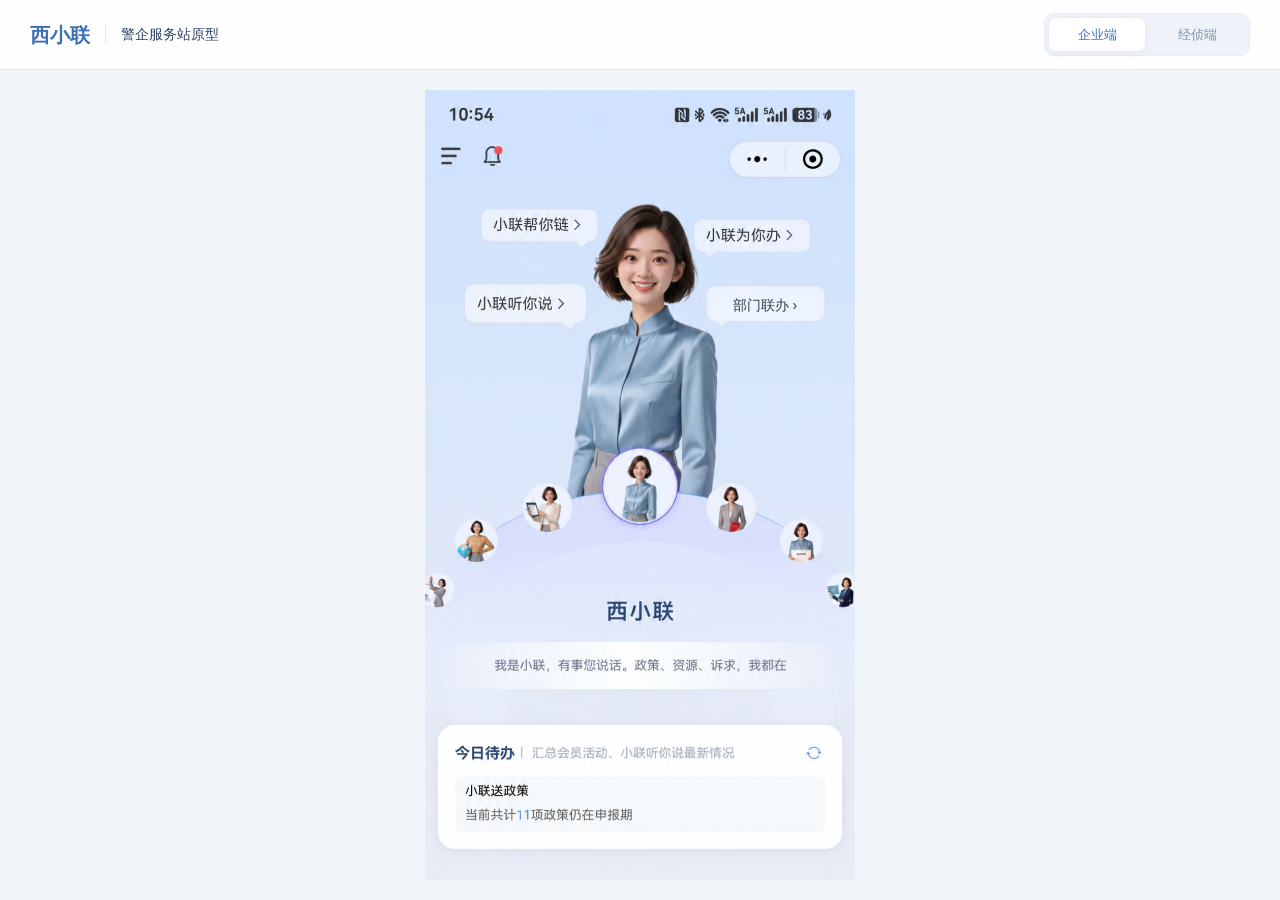
<file: index.html>
<!doctype html><html lang="zh-CN"><head><meta charset="utf-8"><meta name="viewport" content="width=device-width,initial-scale=1"><title>西小联 · 警企服务站原型</title><link rel="stylesheet" href="prototype-shell.css?v=20261021-unified"></head><body class="prototype-hub"><header class="prototype-header"><a class="prototype-brand" href="#enterprise"><span>西小联</span><strong>警企服务站原型</strong></a><nav aria-label="切换原型端口"><button type="button" data-view="enterprise" aria-pressed="true">企业端</button><button type="button" data-view="police" aria-pressed="false">经侦端</button></nav></header><main class="prototype-stage"><iframe id="enterprise-frame" title="企业端完整原型" src="about:blank"></iframe><iframe id="police-frame" title="经侦端工作台" src="about:blank" hidden></iframe></main><script src="prototype-shell.js?v=20261104-legal-services"></script></body></html>
</file>
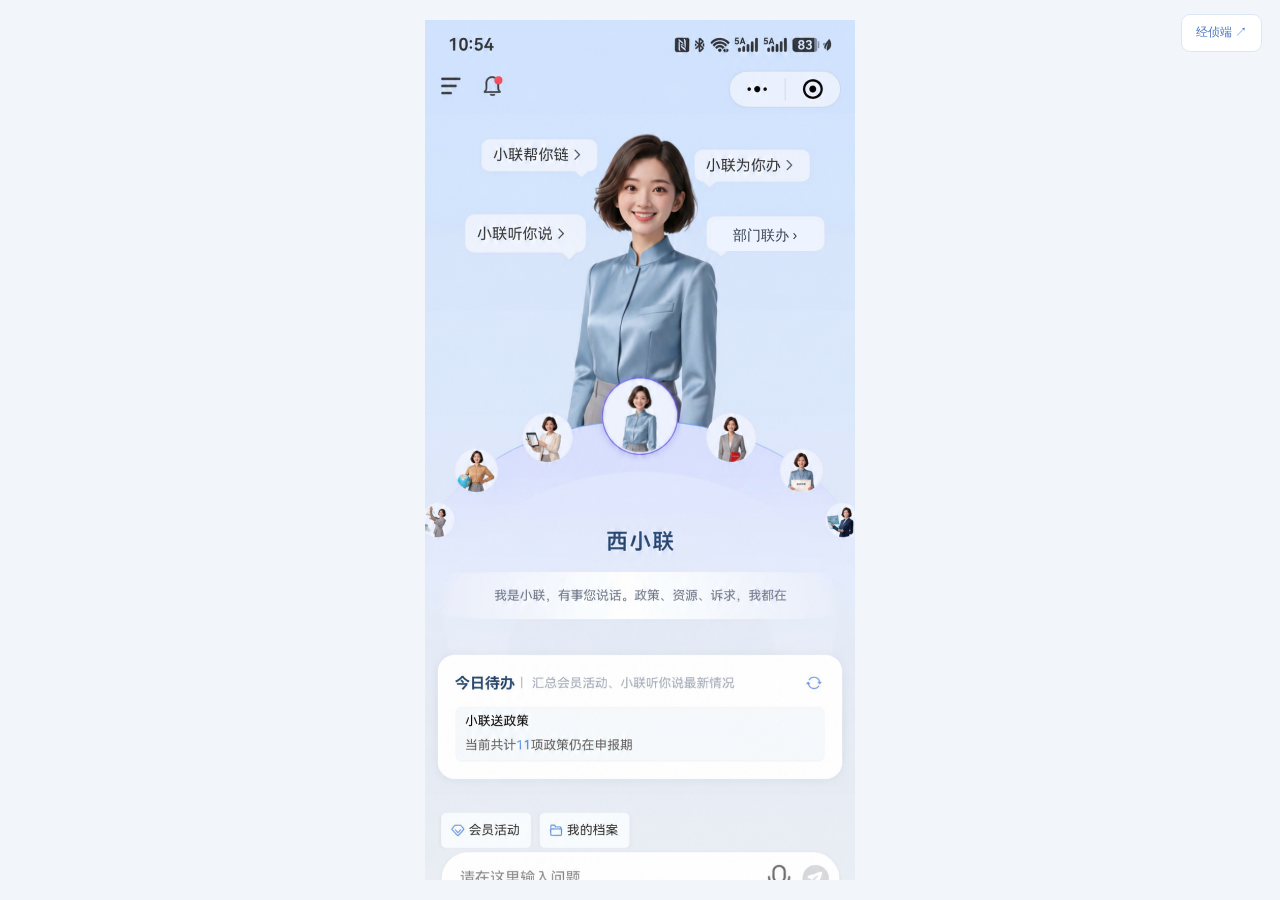
<file: enterprise.html>
<!doctype html>
<html lang="zh-CN">
<head>
<meta charset="UTF-8"><meta name="viewport" content="width=device-width,initial-scale=1,viewport-fit=cover">
<title>西小联 · 企业服务</title>
<style>
:root{--blue:#3c69c5;--deep:#284d92;--ink:#273854;--muted:#7e8ca4;--line:#e6edf7;--pale:#eef4ff;--white:#fff;--shadow:0 20px 60px #2b467413}*{box-sizing:border-box}body{margin:0;background:#f2f5fa;color:var(--ink);font:14px/1.65 "PingFang SC","Microsoft YaHei",sans-serif}button,input,textarea{font:inherit}button{cursor:pointer;border:0;color:inherit}button:focus-visible,a:focus-visible,input:focus-visible,textarea:focus-visible{outline:3px solid #648de2;outline-offset:3px}button{touch-action:manipulation}button:disabled{cursor:default;opacity:.45}svg{width:22px;height:22px;vertical-align:middle;flex-shrink:0;fill:none;stroke:currentColor;stroke-width:1.7;stroke-linecap:round;stroke-linejoin:round}h1,h2,h3,p{margin:0}button:active{transform:translateY(1px)}.workbench{max-width:1120px;margin:auto;padding:32px 38px 25px}.topline{display:flex;align-items:center;justify-content:space-between;margin-bottom:25px}.brand{font-size:12px;font-weight:600;letter-spacing:2px;color:#72829c;display:flex;align-items:center;gap:9px}.brandmark{width:27px;height:27px;border-radius:9px;background:#dce8ff;display:grid;place-items:center;color:var(--blue)}.brandmark svg{width:18px}.topline h1{font-size:25px;letter-spacing:1px;margin-top:6px;font-weight:650}.top-tools{display:flex;gap:8px;align-items:center}.tool{background:#fff;border:1px solid #dfe6f1;padding:8px 14px;border-radius:9px;font-size:12px}.tool.active{background:#e3ecfc;color:var(--blue);border-color:#cdddf8}.demo-label{font-size:11px;color:#8693a8;text-align:right;margin-top:8px}.devices{display:grid;grid-template-columns:390px 58px 390px;justify-content:center;align-items:start}.device-label{display:flex;justify-content:space-between;align-items:center;margin:0 5px 10px;font-size:12px;color:#71809a}.step{display:flex;gap:8px;align-items:center}.step b{font-size:10px;width:19px;height:19px;display:grid;place-items:center;border-radius:50%;background:#dfe8f7;color:#5274ac}.device-label span:last-child{font-size:10px}.phone{height:810px;width:390px;background:linear-gradient(170deg,#d0e2ff 0%,#eaf0f8 68%,#f0f4f9 100%);border:5px solid #fff;border-radius:33px;box-shadow:var(--shadow),0 0 0 1px #dfe6ef;display:flex;flex-direction:column;overflow:hidden;position:relative}.nav{height:55px;flex-shrink:0;display:flex;align-items:center;justify-content:center;position:relative;background:#d3e4ff99;padding-top:3px;color:#162338}.nav-title{font-size:16px;font-weight:500}.back{position:absolute;left:10px;padding:8px;background:none;display:grid;place-items:center}.back svg{width:20px}.capsule{position:absolute;right:10px;width:87px;height:29px;border:1px solid #d3deee;border-radius:20px;background:#ffffff90;display:flex;align-items:center;justify-content:space-evenly}.capsule i{height:17px;width:1px;background:#cfdaec}.capsule .dots{font-size:19px;font-weight:bold;letter-spacing:1px;line-height:1}.capsule .round{width:13px;height:13px;border:2px solid #1a283a;border-radius:50%;position:relative}.capsule .round:after{content:"";position:absolute;inset:3px;border-radius:50%;background:#1a283a}.scroll{flex:1;overflow:auto;scrollbar-width:none;padding:0 15px 18px;overscroll-behavior:contain}.scroll::-webkit-scrollbar{display:none}.connector{padding-top:371px;text-align:center;color:#91a7c8}.connector svg{width:32px;height:32px}.connector small{font-size:10px;display:block;margin-top:5px}.avatar-stage{height:121px;position:relative;display:flex;align-items:center;justify-content:center;z-index:2}.avatar{width:101px;height:101px;border-radius:50%;background:#ccdcff;border:2px solid #fff;position:relative;overflow:hidden;box-shadow:0 0 0 11px #ffffff2e,0 0 0 22px #ffffff16}.avatar img{position:absolute;width:125px;max-width:none;top:7px;left:-10px}.intro{background:#f7faffbd;border:1px solid #fff;border-radius:24px;padding:26px 14px 14px;margin-top:-10px;position:relative}.intro h2{text-align:center;color:var(--blue);font-size:27px;font-weight:750;line-height:1.3}.intro .tagline{font-size:13px;text-align:center;background:white;border-radius:6px;width:fit-content;margin:12px auto 13px;padding:2px 14px;color:#59677d}.intro p{font-size:14px;line-height:1.65;color:#4b586e}.intro .capabilities{border-top:1px dashed #d0dbef;margin-top:12px;padding-top:9px;color:#8b97ac;font-size:12px;line-height:1.95}.capabilities div{display:flex;align-items:center;gap:6px}.capabilities svg{width:12px;height:12px}.station-entry{margin:13px 0 12px;width:100%;display:flex;align-items:center;gap:12px;text-align:left;background:linear-gradient(113deg,#fff 0%,#f4f8ff 66%,#e6efff 100%);border:1px solid #ffffff;border-radius:16px;padding:14px 13px;box-shadow:0 5px 16px #5475a912;position:relative;overflow:hidden}.entry-icon{height:49px;width:49px;border-radius:15px;background:linear-gradient(145deg,#e3edff,#c8dcff);display:grid;place-items:center;color:#3a68c2;flex-shrink:0}.entry-icon svg{width:29px;height:29px}.entry-text{flex:1}.entry-title{display:flex;align-items:center;gap:8px;font-size:18px;font-weight:700;color:#315793;line-height:1.4}.entry-title span{font-size:9px;border-radius:4px;padding:0px 5px;background:#e8f0ff;color:#6086c8;font-weight:400}.entry-text p{font-size:11px;color:#7789a8;margin-top:4px;white-space:nowrap}.entry-arrow{width:24px;height:24px;border-radius:50%;background:#fff;display:grid;place-items:center;color:#6e91ce}.entry-arrow svg{width:15px}.question-list{display:grid;gap:8px}.question-row{background:#ffffffdf;border-radius:8px;width:100%;padding:10px 12px;display:flex;gap:7px;text-align:left;align-items:center;justify-content:space-between;font-size:12px;color:#465367;min-height:43px}.question-row svg{width:14px;height:14px;color:#7d8ba1}.legal-input-wrap{padding:11px 14px 7px;flex-shrink:0;background:linear-gradient(transparent,#edf1f7 25%)}.legal-input{background:white;border-radius:25px;display:flex;padding:10px 12px;align-items:center;box-shadow:0 4px 8px #243a5c09;gap:8px}.legal-input input{border:0;outline:0;min-width:0;background:none;width:100%;font-size:13px}.legal-input input::placeholder{color:#9a9ea8}.icon-btn{display:grid;place-items:center;background:none;padding:0;color:#8f96a4}.send-dot{display:grid;place-items:center;background:#dde7f8;border-radius:50%;color:#6c91d1;height:29px;width:29px;flex-shrink:0}.send-dot svg{width:16px}.ai-foot{text-align:center;font-size:10px;color:#909bb0;margin-top:4px}.service-scroll{padding-top:10px;background:linear-gradient(#d4e4ff00,#f2f5fa 50%)}.service-hero{padding:12px 7px 21px;position:relative;min-height:149px;display:flex;align-items:center;justify-content:space-between}.eyebrow{display:flex;gap:5px;align-items:center;color:#6b86b4;font-size:10px;letter-spacing:1px}.eyebrow svg{width:13px;height:13px}.hero-copy h2{font-size:28px;line-height:1.4;font-weight:750;letter-spacing:1px;color:#315b9c;margin:7px 0 6px}.hero-copy p{font-size:12px;color:#6a83a9}.hero-art{height:116px;width:110px;position:relative;flex-shrink:0;display:grid;place-items:center}.hero-art:before{content:"";position:absolute;inset:3px;border:1px solid #ffffff8c;border-radius:50%}.hero-art:after{content:"";position:absolute;inset:16px;border:1px solid #ffffffa0;border-radius:50%}.shield-orb{width:81px;height:92px;border-radius:23px;background:linear-gradient(145deg,#f6fbff,#d8e7ff);transform:rotate(9deg);box-shadow:7px 11px 17px #8eadd441,inset 1px 1px 0 #fff;display:grid;place-items:center;color:#6994d8}.shield-orb svg{width:56px;height:62px;stroke-width:1.15;transform:rotate(-9deg)}.spark{position:absolute;font-size:14px;color:#7f9fcb;right:1px;top:11px}.hero-art .spark:last-child{left:1px;top:84px;font-size:9px}.service-notice{display:flex;align-items:center;gap:7px;color:#8291a7;font-size:10px;margin:-2px 2px 12px}.service-notice svg{width:12px;height:12px}.quick-grid{display:grid;grid-template-columns:1fr 1fr;gap:10px}.quick-card{background:#ffffffed;border:1px solid white;border-radius:15px;display:flex;align-items:center;gap:10px;text-align:left;padding:14px 10px;min-height:80px;box-shadow:0 3px 14px #2d568506}.quick-icon{height:37px;width:37px;border-radius:12px;display:grid;place-items:center;background:#eaf1ff;color:#648bcb;flex-shrink:0}.quick-icon svg{height:23px;width:23px}.quick-card:nth-child(2) .quick-icon{background:#ecf0fc;color:#8c93cd}.quick-card:nth-child(3) .quick-icon{background:#e9f5f8;color:#72a6bc}.quick-card:nth-child(4) .quick-icon{background:#fdf1e7;color:#c7a077}.quick-card strong{font-size:13px;font-weight:600;display:block}.quick-card small{font-size:10px;color:#99a4b5;white-space:nowrap}.ask-card{margin-top:13px;border-radius:17px;background:linear-gradient(105deg,#fefeff,#eef1ff);border:1px solid #fff;padding:14px;box-shadow:0 4px 15px #6481b608}.ask-head{display:flex;align-items:center;gap:9px}.ask-face{width:37px;height:37px;border-radius:12px;overflow:hidden;background:#dee8fc;position:relative}.ask-face img{position:absolute;width:46px;left:-4px;top:0}.ask-title{flex:1}.ask-title strong{font-size:14px;font-weight:650}.ask-title small{display:block;font-size:10px;color:#8c99ae;margin-top:1px}.mini-button{background:#5f82cb;color:#fff;border-radius:15px;padding:4px 10px;font-size:10px}.suggestions{display:flex;gap:6px;margin-top:12px;flex-wrap:wrap}.suggestions button{border:1px solid #e2e9f7;border-radius:7px;padding:4px 8px;background:#ffffffb5;color:#7a8cac;font-size:10px}.section-heading{display:flex;align-items:center;justify-content:space-between;margin:18px 2px 9px}.section-heading h3{font-size:15px;font-weight:650}.text-btn{background:none;color:#8194b3;font-size:10px;display:flex;align-items:center;gap:2px;padding:0}.text-btn svg{width:12px}.article-teaser{display:flex;align-items:center;text-align:left;background:#fff;border-radius:14px;padding:12px;gap:12px;width:100%;margin-bottom:9px}.teaser-art{height:58px;width:64px;border-radius:10px;background:linear-gradient(140deg,#edf3ff,#d8e6fc);display:grid;place-items:center;color:#799aca;flex-shrink:0}.teaser-art svg{width:31px;height:31px;stroke-width:1.3}.teaser-art.lilac{background:linear-gradient(145deg,#f0f0fe,#e2e4f8);color:#8f91bc}.teaser-body{flex:1}.teaser-body strong{display:block;font-size:12px;line-height:1.6;font-weight:600}.teaser-body small{display:block;font-size:9px;color:#9ca9ba;margin-top:5px}.tiny-tag{font-size:9px;border-radius:4px;background:#f0f5fe;color:#7997c7;padding:2px 5px;margin-right:6px}.offline-strip{width:100%;display:flex;align-items:center;gap:9px;background:#eef3fa;border:1px solid #e3eaf4;border-radius:12px;padding:10px;margin-top:13px;text-align:left;color:#6c809f}.offline-strip>svg{width:22px}.offline-strip div{flex:1}.offline-strip strong{font-size:11px;display:block;font-weight:600}.offline-strip small{font-size:9px;color:#95a2b5}.offline-strip>svg:last-child{width:14px}.bottom-nav{display:flex;background:#fffefedb;border-top:1px solid #e8edf4;flex-shrink:0;height:61px;padding-top:7px;padding-bottom:5px}.bottom-nav button{flex:1;background:none;color:#a0adc0;display:flex;flex-direction:column;align-items:center;gap:1px;font-size:9px}.bottom-nav svg{width:20px;height:20px}.bottom-nav button.selected{color:#4d78c6}.bottom-nav button.selected svg{fill:#eaf0fc}.prototype-note{text-align:center;font-size:10px;color:#98a4b6;margin:19px 0 0}.single .devices{display:flex}.single .legal-col,.single .connector{display:none}.single .service-col{display:block}.pulse{animation:pulse .65s ease}@keyframes pulse{50%{box-shadow:var(--shadow),0 0 0 4px #a5bfe9}}.page-intro{padding:10px 2px 15px}.page-intro h2{font-size:22px;color:#315b9c}.page-intro p{font-size:11px;color:#899bb7;margin-top:5px}.search{display:flex;align-items:center;background:#ffffffec;border:1px solid #fff;border-radius:11px;padding:9px 11px;gap:7px;margin-bottom:12px}.search svg{width:16px;color:#9badc5}.search input{border:none;background:none;outline:none;min-width:0;flex:1;font-size:12px}.search input::placeholder{color:#a0aec2}.tabs{display:flex;gap:6px;margin:5px 0 15px}.tabs button{padding:6px 12px;border-radius:8px;background:#ffffff88;font-size:11px;color:#8293af}.tabs .active{background:#527dcc;color:white}.result-count{font-size:10px;color:#91a1b8;margin:5px 2px 12px}.library-card{padding:15px;background:#fff;border-radius:15px;width:100%;margin-bottom:11px;text-align:left}.library-card h3{font-size:15px;font-weight:600;margin:8px 0}.library-card p{font-size:11px;color:#8392a8}.library-card .meta{display:flex;justify-content:space-between;font-size:9px;color:#a2aec0;margin-top:12px}.content-sheet{background:#fff;border-radius:19px;padding:20px 17px;margin:5px 0 14px}.content-sheet h2{font-size:22px;line-height:1.55;font-weight:650;margin:10px 0}.content-sheet .source{font-size:10px;color:#98a5b8;border-bottom:1px solid #edf1f7;padding-bottom:14px;margin-bottom:16px}.content-sheet h3{font-size:14px;margin:17px 0 8px;color:#476790}.content-sheet p,.content-sheet li{font-size:12px;line-height:1.95;color:#687991}.content-sheet ul{padding-left:19px}.article-foot{font-size:10px!important;color:#9aa7ba!important;border-top:1px solid #edf1f7;padding-top:13px;margin-top:15px}.primary{padding:11px 15px;background:#527dcc;color:white;border-radius:11px;font-size:12px;text-align:center;width:100%;font-weight:500}.secondary{padding:10px 15px;border:1px solid #dbe5f5;background:white;color:#6586ba;border-radius:11px;font-size:12px;width:100%;margin-top:9px}.chat-area{display:flex;flex-direction:column;gap:15px;padding:10px 0 8px}.chat-intro{text-align:center;padding:16px 5px 10px}.chat-intro .ask-face{width:59px;height:59px;border-radius:50%;margin:0 auto 10px;border:2px solid white}.chat-intro .ask-face img{width:76px;left:-7px;top:2px}.chat-intro h2{font-size:20px;color:#365d98}.chat-intro p{font-size:11px;color:#8498b5;margin-top:7px}.chat-hint{font-size:9px;color:#96a5ba;text-align:center;margin-bottom:7px}.bubble{padding:13px 14px;font-size:12px;line-height:1.9;border-radius:15px;max-width:94%;background:#fff;box-shadow:0 2px 8px #2d4c7f05}.bubble.user{align-self:flex-end;background:#d4e4ff;color:#3d6093;border-top-right-radius:4px}.bubble.assistant{border-top-left-radius:4px;align-self:flex-start}.bubble label{display:block;font-size:9px;color:#9baac0;margin-bottom:4px}.bubble p{white-space:pre-line}.chat-source{background:#eef4fd;color:#6e8ebc;font-size:10px;border-radius:6px;padding:5px 8px;margin-top:9px;display:block}.chat-choices{display:grid;gap:7px}.chat-choices button{text-align:left;background:#ffffffbf;border:1px solid #fff;border-radius:9px;padding:9px 12px;font-size:11px;color:#7188af}.chat-compose{padding:9px 12px 6px;background:#f5f7fb;border-top:1px solid #e6ecf5;flex-shrink:0}.chat-compose form{display:flex;gap:8px;align-items:center;background:white;border:1px solid #e4ebf6;border-radius:24px;padding:8px 10px}.chat-compose input{border:0;outline:0;background:none;font-size:12px;width:100%;min-width:0}.chat-compose input::placeholder{color:#acb7c7}.chat-compose .send-dot{border:0;background:#5e83c9;color:white}.form-block{background:#fff;padding:16px;border-radius:16px;margin-bottom:11px}.field-label{display:flex;justify-content:space-between;align-items:center;font-size:12px;font-weight:600;margin-bottom:9px}.field-label small{font-weight:400;font-size:9px;color:#98a5b8}.type-chips{display:flex;gap:7px}.type-chips button{background:#f4f6fa;border:1px solid #edf1f7;border-radius:8px;padding:6px 10px;font-size:11px;color:#8b98ad}.type-chips .active{background:#eaf1ff;border-color:#cfdef8;color:#4b75bc}.form-field{display:block;width:100%;border:1px solid #e3eaf4;background:#f9fbfd;border-radius:9px;padding:10px;font-size:12px;color:#455d7e;outline:0}.form-field::placeholder{color:#adb8c8}.form-field+small{display:block;text-align:right;color:#a1aec0;font-size:9px;margin-top:4px}.form-field:is(textarea){resize:vertical;min-height:110px;line-height:1.75}.checkrow{display:flex;align-items:flex-start;gap:7px;font-size:10px;line-height:1.8;color:#8798b1;margin:14px 2px}.checkrow input{accent-color:#527dcc;margin-top:3px;flex-shrink:0}.form-error{font-size:11px;color:#b67663;margin-bottom:8px;line-height:1.7}.status-card{background:#fff;border-radius:15px;padding:15px;margin-bottom:11px}.status-card header{display:flex;align-items:center;justify-content:space-between;font-size:10px;color:#9aa8bc}.status{font-size:9px;color:#6d91c9;background:#edf4ff;padding:2px 6px;border-radius:5px}.status-card h3{font-size:14px;margin:8px 0}.status-card p{font-size:11px;line-height:1.8;color:#8190a6;white-space:pre-line;overflow-wrap:anywhere}.status-card footer{font-size:9px;color:#a6b0c1;margin-top:12px}.empty{text-align:center;padding:60px 12px}.empty>svg{width:47px;height:47px;color:#a7bedf;margin-bottom:14px;stroke-width:1.2}.empty h3{font-size:16px;color:#6e89b1}.empty p{font-size:11px;color:#94a4bb;margin:10px 0 21px}.guide-icon{width:58px;height:58px;background:#ebf2fe;border-radius:17px;margin:8px auto 13px;display:grid;place-items:center;color:#7b9fd6}.guide-icon svg{width:31px;height:31px}.guide-title{text-align:center;font-size:21px;color:#3b639e}.guide-sub{text-align:center;font-size:11px;color:#94a4ba;margin-top:5px}.guide-box{background:white;border-radius:17px;padding:17px;margin-top:18px}.guide-box h3{font-size:14px;margin-bottom:10px}.guide-box p{font-size:12px;color:#75859c;line-height:1.95}.contact-row{padding:13px 0;margin-top:11px;border-top:1px solid #edf1f7;display:flex;align-items:center;justify-content:space-between}.contact-row strong{font-size:22px;letter-spacing:1px;color:#4a71ac}.contact-row small{display:block;font-size:10px;color:#9aabc1}.copy-btn{font-size:10px;background:#eef4fe;padding:5px 9px;border-radius:6px;color:#7896c3}.soft-note{font-size:10px;line-height:1.9;color:#8c9db4;margin:14px 5px}.success-icon{width:66px;height:66px;background:#e8f2fa;border-radius:50%;display:grid;place-items:center;color:#72a4be;margin:36px auto 15px}.success-icon svg{width:35px;height:35px}.success-page{text-align:center}.success-page h2{font-size:22px;color:#4f749d}.success-page p{font-size:12px;color:#879ab4;line-height:1.95;margin:13px 9px 24px}.success-page .secondary{margin-top:10px}.toast{position:fixed;z-index:50;bottom:38px;left:50%;transform:translateX(-50%);max-width:88vw;background:#344965f2;color:white;border-radius:12px;padding:10px 17px;font-size:12px;box-shadow:0 5px 25px #18345822;pointer-events:none;opacity:0;transition:opacity .2s}.toast.show{opacity:1}dialog{border:0;border-radius:21px;padding:23px;color:#425875;max-width:calc(100vw - 35px);width:350px;box-shadow:0 20px 70px #152e6240}dialog::backdrop{background:#26374d66;backdrop-filter:blur(5px)}dialog h2{font-size:19px;margin-bottom:10px}dialog p{font-size:12px;line-height:1.9;color:#8797ae;margin-bottom:17px}.reference-dialog{width:440px;padding:15px;max-height:90vh}.reference-dialog img{width:100%;border-radius:12px;display:block}.reference-dialog .close{position:sticky;top:0;margin-left:auto;display:block;width:30px;height:30px;border-radius:50%;background:#e8effb;margin-bottom:9px;font-size:20px}.demo-banner{font-size:9px;color:#8fa0b8;text-align:center;padding:4px 0 0}.mobile-switch{display:none}.legal-col .phone .intro{margin-top:-7px}.page{animation:fade .2s ease}@keyframes fade{from{opacity:.3;transform:translateY(4px)}to{opacity:1;transform:translateY(0)}}@media(prefers-reduced-motion:reduce){*{animation:none!important;transition:none!important}}@media(max-width:970px) and (min-width:701px){.workbench{padding:24px 15px}.devices{grid-template-columns:350px 30px 350px}.phone{width:350px}.topline h1{font-size:22px}.entry-text p{font-size:10px}.quick-card{padding:12px 8px;gap:7px}.quick-card small{font-size:9px}.quick-icon{width:33px;height:33px}.hero-copy h2{font-size:25px}.hero-art{width:98px}.top-tools .tool{padding:7px 9px}}@media(max-width:700px){body{background:#e3edfa}.workbench{padding:0;max-width:none}.topline,.device-label,.connector,.prototype-note{display:none}.devices{display:block}.phone{width:100%;height:100dvh;border:0;border-radius:0;box-shadow:none}.legal-col{display:block}.service-col{display:none}.mobile-service .legal-col{display:none}.mobile-service .service-col{display:block}.single .legal-col{display:none}.single .service-col{display:block}.scroll{padding-left:15px;padding-right:15px}.bottom-nav{height:calc(61px + env(safe-area-inset-bottom));padding-bottom:calc(5px + env(safe-area-inset-bottom))}.legal-input-wrap,.chat-compose{padding-bottom:calc(7px + env(safe-area-inset-bottom))}.nav{height:59px}.avatar-stage{height:135px}.avatar{width:108px;height:108px}.avatar img{width:135px;top:7px;left:-11px}.intro{padding:27px 14px 15px}.intro h2{font-size:28px}.intro p{font-size:15px}.intro .capabilities{font-size:13px}.station-entry{padding:16px 13px;margin-top:14px}.question-row{font-size:13px;padding:13px 12px}.hero-copy h2{font-size:29px}.service-hero{padding-top:16px;min-height:162px}.quick-card{min-height:87px}.quick-card strong{font-size:14px}.quick-card small{font-size:11px}.service-notice{font-size:10px}.ask-card{margin-top:14px;padding:16px}.article-teaser{padding:13px}.teaser-body strong{font-size:13px}.teaser-body small{font-size:10px}.service-scroll{padding-bottom:22px}.mobile-switch{display:block;position:absolute;left:15px;bottom:80px}.toast{bottom:95px}.legal-input{padding:12px}.legal-input input{font-size:14px}.chat-compose input{font-size:14px}.page-intro{padding-top:15px}.content-sheet p,.content-sheet li{font-size:14px}.form-field{font-size:14px}.form-block{padding:18px}.guide-box p{font-size:14px}}
/* 首页按用户提供的第二版参考图调整 */
.legal-col .phone{background:radial-gradient(ellipse at 82% 29%,#e4edff80 0%,transparent 55%),linear-gradient(170deg,#cfe2ff 0%,#e3edfa 70%,#eef1f5 100%)}
.legal-col .nav{border-bottom:1px solid #ffffff35;background:transparent}
.legal-col .avatar-stage{height:132px;padding-top:8px}
.legal-col .avatar{width:100px;height:100px;box-shadow:0 0 0 11px #ffffff29,0 0 0 23px #ffffff16}
.legal-col .avatar img{width:125px;left:-10px;top:7px}
.legal-col .phone .intro{margin-top:-23px;padding:29px 12px 13px;border:0;border-radius:0;background:none;isolation:isolate}
.intro-surface{position:absolute;inset:0;width:100%;height:100%;z-index:-1;stroke:none;overflow:visible}
.legal-col .intro h2{font-size:25px;font-weight:750;letter-spacing:.5px;color:#3a68bc;text-shadow:0 1px 0 #fff}
.legal-col .intro .tagline{margin:12px auto 13px;font-size:13px;color:#4f596b;padding:3px 15px}
.legal-col .intro p{font-size:14px;line-height:1.5;color:#414c60}
.legal-col .intro .capabilities{font-size:12.5px;line-height:2.05;color:#a1abba;padding-top:8px;margin-top:12px}
.legal-col .station-entry{display:grid;grid-template-columns:40px minmax(0,1fr) 12px;gap:10px;padding:10px 11px;margin:7px 0 7px;background:#ffffffdd;border:0;border-radius:7px;box-shadow:none}
.legal-col .entry-icon{width:40px;height:40px;border-radius:11px;background:linear-gradient(145deg,#e3edff,#cbdcff)}
.legal-col .entry-icon svg{width:26px;height:26px}
.legal-col .entry-title{font-size:15px;gap:7px;color:#262c35;font-weight:700;line-height:1.55;white-space:nowrap}
.legal-col .entry-title span{background:#f9fbff;border:1px solid #b4d0ff;border-radius:4px;color:#3b83f3;font-weight:600;font-size:10px;padding:0 5px}
.legal-col .entry-text p{margin-top:3px;font-size:10.5px;line-height:1.6;color:#3281f6;white-space:normal}
.legal-col .entry-arrow{width:12px;height:20px;background:none;color:#515861}
.legal-col .entry-arrow svg{width:13px;height:16px}
.legal-col .question-list{gap:7px}.legal-col .question-row{color:#292f37;background:#ffffffdf;border-radius:7px;min-height:42px;padding:10px 12px;font-size:12.5px}
.legal-col .question-row svg{color:#656d76}
.legal-col .legal-input-wrap{padding-top:5px;background:linear-gradient(#eaf0f600,#edf1f5 26%)}
.legal-col .legal-input{padding:10px 12px;border-radius:28px;gap:10px}
.legal-col .legal-input input{font-size:14px}.legal-col .legal-input .send-dot{width:27px;height:27px;background:#d9dde2;color:white}
.legal-col .legal-input .send-dot svg{fill:white;width:17px;height:17px;stroke-width:1}
.mic-button{display:grid;place-items:center;padding:0;background:none;color:#81878e;flex-shrink:0}
.mic-button svg{width:25px;height:27px;stroke-width:1.8}
.legal-col .ai-foot{font-size:11px;color:#a0a4aa}
@media(max-width:700px){.legal-col .nav{height:57px}.legal-col .scroll{padding-left:12px;padding-right:12px}.legal-col .intro h2{font-size:25px}.legal-col .intro p{font-size:14px}.legal-col .intro .capabilities{font-size:13px}.legal-col .station-entry{grid-template-columns:40px minmax(0,1fr) 12px;padding:10px 11px}.legal-col .entry-title{font-size:15px}.legal-col .entry-text p{font-size:11px}.legal-col .question-row{font-size:13px;padding:12px;min-height:43px}.legal-col .legal-input-wrap{padding-left:12px;padding-right:12px}.legal-col .legal-input{padding:12px 13px}.legal-col .legal-input input{font-size:15px}}
@media(max-width:360px){.legal-col .entry-title{font-size:14px;gap:5px}.legal-col .entry-title span{font-size:9px;padding:0 4px}.legal-col .entry-text p{font-size:9.5px}.legal-col .station-entry{grid-template-columns:35px minmax(0,1fr) 10px;gap:8px;padding:10px}.legal-col .entry-icon{width:35px;height:37px}.legal-col .intro p{font-size:13px}.legal-col .intro .capabilities{font-size:11.5px}}

/* 2026年9月23日 三入口设计 */
.legal-col .station-entry{display:none}
.legal-col .intro{margin-bottom:9px}
.legal-col .intro .capabilities{padding-right:44px;line-height:1.95;min-height:100px}
.legal-col .intro .capabilities div{align-items:flex-start;margin:3px 0}
.legal-col .intro .capabilities svg{margin-top:7px}
.station-float{position:absolute;right:-3px;bottom:12px;width:39px;min-height:120px;padding:12px 7px;background:linear-gradient(165deg,#4ca5f3,#3478fa);box-shadow:0 5px 16px #387ee74a,inset 1px 1px 0 #83c6ff;color:white;border:1px solid #61adfa;border-radius:26px;display:flex;align-items:center;gap:7px;flex-direction:column;z-index:3}
.station-float svg{width:21px;height:23px;stroke-width:2.3}.station-float span{writing-mode:vertical-rl;text-orientation:upright;letter-spacing:1px;font-size:13px;font-weight:600;line-height:1.2}
#servicePhone{background:linear-gradient(160deg,#d0e3fe 0%,#e5eefb 54%,#edf1f5 100%)}
#servicePhone .nav{background:transparent;border-bottom:1px solid #ffffff42}
.service-scroll{background:none;padding:12px 14px 18px}
.station-cover{margin:0 0 12px}.co-brand{background:linear-gradient(112deg,#56a8e8,#527fff);border-radius:12px 12px 0 0;padding:14px 15px 24px;color:white;min-height:65px;font-size:14px;font-weight:700;line-height:1.7;letter-spacing:-.3px}
.station-menu{position:relative;margin-top:-12px;background:#ffffffed;border-radius:12px;padding:16px 16px 12px}
.scope-copy{color:#7b8190;font-size:13px;line-height:1.75;margin:0 2px 16px}.scope-copy strong{display:block;color:#3d414e;font-weight:700;margin-top:2px;font-size:13px}
.station-rows{display:grid;gap:10px}.station-row{display:flex;align-items:center;justify-content:space-between;text-align:left;width:100%;background:linear-gradient(110deg,#f6f7fa,#f5f6f9);border-radius:7px;padding:11px 13px;min-height:65px;color:#252a32}.station-row strong{display:block;font-size:16px;line-height:1.65;font-weight:500}.station-row small{font-size:12px;line-height:1.7;color:#8b909e}.station-row svg{width:18px;height:21px;color:#50555e}
.station-demo-note{font-size:9px;text-align:right;color:#91a1b9;margin:7px 3px 0}
.station-composer{padding:10px 14px 8px;background:linear-gradient(#edf1f500,#edf1f59e 38%)}
.station-composer form{display:flex;gap:10px;align-items:center;border-radius:30px;padding:13px 15px;background:white;box-shadow:0 4px 9px #2a477015}
.station-composer input{border:0;outline:0;min-width:0;flex:1;width:100%;font-size:15px;color:#485b76;background:none}.station-composer input::placeholder{color:#a1a4ac}
.station-composer .send-plain{padding:0 0 0 10px;border-left:1px solid #d5dbe4;background:none;color:#737780;display:grid;place-items:center}.station-composer .send-plain svg{width:25px;height:25px;fill:currentColor;stroke-width:1}
.station-composer .ai-foot{font-size:9px;color:#929cab;margin-top:8px;white-space:normal}
.page-topline{display:flex;justify-content:space-between;align-items:center;gap:9px}.page-topline .text-btn{font-size:11px;white-space:nowrap}.faq-sub{font-size:11px;color:#889bb7;margin-top:4px}.faq-list{display:grid;gap:8px}.faq-row{background:white;border-radius:11px;padding:13px;text-align:left;display:flex;align-items:center;justify-content:space-between;gap:10px;width:100%;font-size:13px;line-height:1.7}.faq-row small{display:block;color:#96a6bd;font-size:10px;margin-top:3px}.faq-row svg{width:15px;color:#98a9c2}.faq-tags{flex-wrap:wrap;gap:5px}.faq-tags button{font-size:10px;padding:5px 9px}
.faq-links{display:flex;gap:8px;margin-top:13px}.faq-links .secondary{margin:0;flex:1;padding:9px 4px;font-size:11px}
.form-service-note{text-align:center;font-size:10px;color:#95a4b8;margin-top:10px}.guide-route{display:flex;justify-content:space-between;align-items:center;text-align:left;width:100%;background:none;padding:13px 0;border-top:1px solid #edf1f7}.guide-route strong{display:block;font-size:12px;color:#5d759a}.guide-route small{display:block;font-size:10px;color:#97a6ba}.guide-route svg{width:15px;color:#8398b5}
.inline-nav{display:flex;justify-content:space-between;align-items:center;margin:5px 2px 12px;font-size:11px;color:#8298ba}.inline-nav button{padding:4px 0;background:none;color:inherit}
.legal-conversation{padding:13px 0 10px}.legal-conversation .chat-intro{padding-top:17px}.legal-col .capsule,.service-col .capsule{width:99px}.capsule .dash{width:13px;height:3px;border-radius:3px;background:#1a283a}
@media(max-width:700px){.service-scroll{padding:12px 14px 18px}.co-brand{font-size:14px;min-height:65px;padding:14px 15px 24px}.scope-copy{font-size:13px}.scope-copy strong{font-size:13px}.station-row{min-height:66px;padding:11px 13px}.station-row strong{font-size:16px}.station-row small{font-size:12px}.station-composer{padding:10px 14px calc(10px + env(safe-area-inset-bottom))}.station-composer form{padding:14px 16px}.station-composer input{font-size:15px}.station-composer .ai-foot{font-size:9px}.legal-col .intro .capabilities{font-size:12px}.legal-col .question-list{margin-top:8px}}
@media(max-width:360px){.co-brand{font-size:11.7px;padding-left:12px;padding-right:12px;min-height:61px}.station-menu{padding:15px 13px 12px}.scope-copy{font-size:12px}.scope-copy strong{font-size:12px}.station-row strong{font-size:15px}.station-row small{font-size:11px}.legal-col .intro .capabilities{font-size:11px;line-height:1.85}.station-composer .ai-foot{font-size:8px}}


/* Show one application page at a time on every screen size. */
.workbench{max-width:470px;padding:20px 20px 0;margin:0 auto}
.devices{display:block}
.device-label,.prototype-note{display:none}
.legal-col{display:block}
.service-col{display:none}
.mobile-service .legal-col{display:none}
.mobile-service .service-col{display:block}
.phone{width:100%;height:calc(100dvh - 40px);max-height:900px;min-height:480px}
@media(max-width:700px){.workbench{max-width:470px;padding:0}.phone{height:100dvh;max-height:none;min-height:0}}


/* Latest station and frequently asked questions designs. */
.service-col .phone{background:radial-gradient(ellipse at 5% 15%,#fff9,transparent 55%),linear-gradient(155deg,#cfe7ff,#e4f1ff 60%,#f5fafc)}
.service-scroll{background:transparent}
.civic-hero{position:relative;min-height:174px;margin:-10px -14px 0;padding:30px 17px 36px;overflow:hidden;background:linear-gradient(135deg,#e7f5ff66,#add9ff88)}
.civic-copy{position:relative;z-index:2}.civic-copy h2{font-size:21px;line-height:1.45;color:#082961;letter-spacing:-.7px;font-weight:800}.civic-copy p{font-size:11px;color:#6c8baa;letter-spacing:3px}.hero-rule{display:block;width:22px;height:2px;background:#2f70bc;margin:13px 0 9px}
.city-art{position:absolute;right:0;bottom:9px;width:44%;height:160px;opacity:.6;display:flex;align-items:end;gap:4px;transform:skewY(-13deg)}.city-art i{display:block;width:30%;height:80%;background:repeating-linear-gradient(0deg,transparent 0 13px,#d1eeff 14px 15px),repeating-linear-gradient(90deg,#93c8f0 0 10px,#d5eaff 11px 12px);border:1px solid #c9e8ff}.city-art i:nth-child(2){height:100%}.city-art i:nth-child(3){height:68%}.city-art i:nth-child(4){height:95%}
.civic-shield{position:absolute;right:23px;bottom:15px;width:70px;height:89px;z-index:3;filter:drop-shadow(0 5px 8px #458adc55);color:#fff;background:linear-gradient(140deg,#b4e6ff,#1965d4 75%);clip-path:polygon(50% 0,100% 20%,91% 70%,50% 100%,9% 70%,0 20%);display:grid;place-items:center;border:4px solid white}.civic-shield svg{width:45px;height:58px;stroke-width:1.3}.hero-wave{position:absolute;bottom:-36px;left:-15%;width:130%;height:65px;border-radius:50%;background:#b5daff;border-top:3px solid white;transform:rotate(4deg)}
.service-warning{display:flex;align-items:center;gap:12px;background:linear-gradient(120deg,#fff,#fff2f2);border:5px solid #fff9;border-radius:17px;padding:13px 10px;position:relative;z-index:4;box-shadow:0 7px 20px #759ccc18;margin:0 0 12px}.warning-shield{display:grid;place-items:center;width:44px;height:53px;flex-shrink:0;font-size:32px;font-weight:800;color:#fff;background:linear-gradient(135deg,#ff8a89,#df1725);clip-path:polygon(50% 0,95% 16%,92% 62%,75% 83%,50% 100%,25% 83%,8% 62%,5% 16%)}.service-warning p{font-size:11px;color:#536680;line-height:1.65}.service-warning strong{display:block;font-size:17px;color:#b50d15;line-height:1.5;margin-top:4px;font-weight:800}
.feature-routes{display:grid;gap:11px}.feature-route{position:relative;isolation:isolate;overflow:hidden;width:100%;display:flex;align-items:center;gap:15px;padding:16px 14px;min-height:94px;text-align:left;border:1px solid #fff;border-radius:17px;background:linear-gradient(145deg,#fff 25%,#f1f9ff);box-shadow:0 6px 20px #7dabd520}.feature-icon{width:59px;height:59px;flex-shrink:0;border-radius:50%;display:grid;place-items:center;background:linear-gradient(130deg,#ecf9ff,#cbe8ff);color:#2478f4;box-shadow:0 5px 10px #4c94cb13}.feature-icon svg{width:31px;height:31px;stroke-width:2.5}.warm .feature-icon{background:linear-gradient(130deg,#fff8ee,#f8e2ce);color:#ce8745}.feature-copy{position:relative;z-index:2;flex:1}.feature-copy strong{display:block;color:#10264f;font-size:20px;font-weight:750}.feature-copy small{display:block;font-size:13px;color:#7d8ba6;margin-top:3px}.feature-arrow{display:grid;place-items:center;width:33px;height:33px;border-radius:50%;background:#e8f3fd;color:#19345d}.feature-arrow svg{width:19px}.feature-watermark{position:absolute;right:54px;bottom:-14px;color:#b6d9ff;opacity:.3;z-index:-1;transform:rotate(-9deg)}.feature-watermark svg{width:93px;height:93px;stroke-width:3}
.service-col:has(.redesigned-home) .station-composer form{padding:11px 15px}.service-col:has(.redesigned-home) .send-plain{border:0;border-radius:50%;width:41px;height:41px;padding:8px;background:linear-gradient(145deg,#57acff,#1766f9);color:white;flex-shrink:0}.service-col:has(.redesigned-home) .station-composer{background:transparent;padding-top:13px;padding-bottom:13px}
.popular-questions{padding:5px 0 2px}.popular-questions h2{font-size:20px;color:#2775c7;margin:0 3px 12px}.popular-questions .faq-list{gap:9px}.popular-questions .faq-row{min-height:73px;padding:12px 13px;border-radius:10px;font-size:14px;font-weight:600;color:#23396d}.popular-questions .faq-row small{font-size:11px;font-weight:400;color:#94a5c5;line-height:1.65}.popular-questions .faq-row svg{color:#88a5e5}.question-demand{display:flex;align-items:center;justify-content:space-between;width:100%;margin-top:15px;padding:11px 15px;border:1px solid #ccdcff;background:#ffffffda;color:#5b80ce;border-radius:9px;font-size:12px}.question-demand svg{width:17px}
@media(max-width:360px){.civic-copy h2{font-size:18px}.civic-shield{right:13px;width:60px;height:77px}.service-warning{gap:8px;padding:10px 8px}.service-warning strong{font-size:14px}.service-warning p{font-size:10px}.feature-route{padding:12px;gap:12px;min-height:83px}.feature-icon{width:49px;height:49px}.feature-copy strong{font-size:18px}.feature-copy small{font-size:12px}.popular-questions .faq-row{font-size:12px;min-height:68px}.popular-questions .faq-row small{font-size:10px}}


/* Match station landing typography to the other application pages. */
.redesigned-home{font-family:inherit}
.civic-copy h2{font-size:18px;font-weight:600;line-height:1.55;letter-spacing:0}
.civic-copy p{font-size:12px;font-weight:400;letter-spacing:1px}
.service-warning p{font-size:12px;font-weight:400;line-height:1.75}
.service-warning strong{font-size:14px;font-weight:600;line-height:1.65}
.feature-copy strong{font-size:16px;font-weight:600;line-height:1.65}
.feature-copy small{font-size:12px;font-weight:400;line-height:1.7}
@media(max-width:360px){.civic-copy h2{font-size:16px}.civic-copy p{font-size:11px}.service-warning p{font-size:12px}.service-warning strong{font-size:14px}.feature-copy strong{font-size:16px}.feature-copy small{font-size:12px}}


.faq-conversation{display:flex;flex-direction:column;gap:16px;padding:20px 0 6px}
.faq-conversation:empty{display:none}
.faq-message{font-size:14px;line-height:1.85;padding:14px 16px;max-width:100%;overflow-wrap:anywhere}
.faq-message p{white-space:pre-wrap;margin:0}
.faq-message.user{align-self:flex-end;background:linear-gradient(115deg,#56a7ee,#4e82fc);color:#fff;max-width:88%;border-radius:13px 0 13px 13px}
.faq-message.assistant{align-self:flex-start;background:#fff;color:#394453;border-radius:0 13px 13px 13px;width:100%}
.faq-message small{display:block;font-size:10px;color:#94a2b8;margin-top:9px}

.followup-options{display:flex;flex-wrap:wrap;gap:7px;border-top:1px solid #edf2fa;margin-top:12px;padding-top:10px}.followup-options>span{width:100%;font-size:11px;color:#8597b0}.followup-options button{background:#edf4ff;color:#4677bd;border:1px solid #dce8fc;border-radius:16px;padding:6px 10px;font-size:12px;text-align:left}

.portal-col{display:none}.portal-mode .legal-col,.portal-mode .service-col{display:none}.portal-mode .portal-col{display:block}
.portal-content{padding:0 18px 20px}.portal-hero{padding:32px 6px 26px}.portal-hero>span{font-size:12px;color:#6e8eba}.portal-hero h1{font-size:36px;color:#2e61b1;letter-spacing:3px}.portal-hero p{color:#768aa7;font-size:13px}.portal-section-title{font-size:16px;font-weight:600;margin-bottom:13px}.portal-section-title small{float:right;font-size:10px;color:#8b9db7;font-weight:400}.portal-station{position:relative;text-align:left;width:100%;padding:25px 22px;border-radius:22px;background:linear-gradient(120deg,#3f98eb,#4f77dc);color:white;box-shadow:0 10px 24px #457ac733}.portal-station>svg{position:absolute;right:20px;top:48px;width:67px;height:80px;color:#c5e5ff;stroke-width:1}.portal-badge{display:inline-block;background:#ffffff22;border:1px solid #ffffff50;border-radius:5px;padding:2px 7px;font-size:10px}.portal-station h2{font-size:25px;margin:14px 0 5px}.portal-station p{font-size:11px;position:relative}.portal-station strong{display:block;font-size:12px;font-weight:500;margin-top:23px}.portal-legal{display:flex;align-items:center;text-align:left;gap:12px;padding:19px 16px;width:100%;border:1px solid white;background:#ffffffd9;border-radius:18px;margin-top:15px}.portal-legal>span:nth-child(2){flex:1}.portal-legal strong{display:block;font-size:17px}.portal-legal small{display:block;color:#8495ad;font-size:11px;margin-top:3px}.portal-legal>svg{width:16px}.legal-col .intro .capabilities{padding-right:0}
.intake-entry{display:block;width:100%;text-align:left;padding:19px 18px;background:linear-gradient(115deg,#326bc7,#528fed);border-radius:17px;margin-bottom:13px;color:white;box-shadow:0 7px 20px #5687d52a}.intake-entry .tiny-tag{background:#ffffff22;color:#e6f2ff}.intake-entry h2{font-size:23px;margin:5px 0}.intake-entry h2 span{float:right;font-weight:400}.intake-entry p{font-size:12px;color:#eef5ff}.intake-entry div{font-size:11px;margin-top:12px;color:#dceaff}.intake-entry b{padding:0 10px;font-weight:400}
.intake-notice{padding:13px 14px;background:#f6f9ff;border:1px solid #dce8fc;border-radius:12px;color:#6e829e;font-size:12px;line-height:1.8;margin:0 0 15px}.crime-grid{display:grid;gap:9px;margin:16px 0}.crime-grid button{display:flex;align-items:center;gap:12px;text-align:left;padding:16px 13px;background:white;border-radius:12px}.crime-grid button>span{color:#83a3cf;font-size:11px}.crime-grid strong{flex:1;font-size:14px;font-weight:600}.crime-grid svg{width:14px;color:#94aed4}.source-path{font-size:10px;color:#8b9db4;overflow-wrap:anywhere;margin-top:12px}.intake-heading{display:flex;flex-direction:column;gap:5px;padding:12px 2px}.intake-heading small{font-size:12px;color:#7391b9}.intake-heading strong{font-size:23px;color:#365d9b}.intake-heading span{font-size:11px;color:#8196b2}progress{display:block;width:100%;height:6px;border:0;border-radius:8px;accent-color:#518bdf}progress::-webkit-progress-bar{background:#dde7f6;border-radius:8px}progress::-webkit-progress-value{background:#518bdf;border-radius:8px}.intake-question{background:white;border-radius:16px;padding:19px 15px;margin-top:14px}.intake-question h2{font-size:16px;line-height:1.7;margin:12px 0 15px}.intake-options{display:grid;gap:8px}.intake-options label{display:flex;align-items:flex-start;gap:9px;padding:11px 10px;border:1px solid #e3eaf4;border-radius:9px;font-size:13px;line-height:1.75;cursor:pointer}.intake-options input{margin-top:5px;accent-color:#5083cb;flex-shrink:0}.intake-options .selected{background:#eef5ff;border-color:#a9c7f2;color:#345f9a}.intake-actions{display:flex;gap:10px;margin-top:16px}.intake-actions button{flex:1;margin:0}.review-row{padding:16px;background:#fff;border-radius:13px;margin:10px 0;font-size:13px}.review-row p{font-size:12px;color:#7c8fa8;line-height:1.85;margin:6px 0}.review-row strong{font-size:13px}.report-sheet{background:white;padding:21px 17px;border-radius:15px;font-size:13px;line-height:1.9}.report-sheet h2{font-size:24px;text-align:center;color:#345d98}.report-sub{text-align:center;color:#7b94b6;font-size:12px;margin:4px 0 18px}.report-stamp{text-align:center;font-size:10px;color:#7898c0;margin-bottom:7px}.report-sheet h3{font-size:15px;margin:23px 0 10px;color:#406699}.report-sheet ul{padding-left:18px}.report-sheet li{margin:9px 0}.report-sheet small{display:block;color:#8395af}.report-material,.report-answer{padding:10px 0;border-bottom:1px solid #edf1f6}.report-material p,.report-answer p{color:#7c8fa6;font-size:12px}.form-block ol{padding-left:18px;font-size:12px;color:#7289a5;line-height:1.9}.form-block h3{font-size:15px;margin-bottom:8px}.form-block>p{font-size:12px;line-height:1.9;color:#768aa5}


/* 部门联办：首页与机构服务入口 */
.main-portal{padding:0 14px 15px;background:radial-gradient(ellipse at 50% 25%,#eef5ff99,transparent 70%)}.assistant-scene{height:365px;position:relative;margin:0 -14px;overflow:hidden}.main-person{position:absolute;width:210px;height:525px;object-fit:contain;object-position:top;top:18px;left:50%;transform:translateX(-50%)}.speech{position:absolute;z-index:2;background:#f9fbffdb;border:1px solid #fff8;border-radius:12px;padding:9px 12px;font-size:16px;box-shadow:0 5px 20px #779ed50a;white-space:nowrap}.speech:after{content:'';position:absolute;bottom:-7px;right:14px;border-top:8px solid #f9fbffdb;border-left:9px solid transparent}.speech-one{top:35px;left:16px}.speech-two{top:48px;right:14px}.speech-three{top:118px;left:10px}.speech-four{top:132px;right:10px;color:#254f8d;background:#f8fbff;border-color:#fff;box-shadow:0 5px 18px #688ed521}.assistant-orbit{position:absolute;bottom:-30px;left:-10%;width:120%;height:100px;background:linear-gradient(#d9dfff,#e4ebfc);border-radius:50% 50% 0 0;border-top:1px solid #b6c9f5;display:flex;justify-content:center;gap:46px;align-items:flex-start}.assistant-orbit button,.selected-avatar{width:48px;height:48px;border-radius:50%;background:#f5f8ff;overflow:hidden;border:2px solid #fff;margin-top:0;display:block;padding:0}.assistant-orbit img{width:100%;height:100%;object-fit:cover;object-position:top}.selected-avatar{height:70px;width:70px;margin-top:-33px;border-color:#b2a9f2;box-shadow:0 4px 10px #687bb82a}.main-name{text-align:center;color:#284f7f;font-size:25px;letter-spacing:3px;margin:2px 0 16px}.main-greeting{text-align:center;font-size:12px;color:#7b879b;padding:14px 0;background:#ffffff50;margin:0 -14px 22px}.today-card{background:#ffffffeb;border-radius:21px;padding:17px;box-shadow:0 9px 25px #8294b016}.today-card h2{font-size:18px;color:#244b72}.today-card h2 small{font-size:12px;font-weight:400;color:#9aa8ba;margin-left:10px}.today-card>div{background:#f4f7fb;border-radius:10px;padding:12px;margin-top:12px;font-size:13px}.today-card p{color:#8492a7;font-size:12px;margin-top:4px}.today-card button{background:none;color:#397fd1;padding:5px 0 0;font-size:12px}.main-shortcuts{display:flex;gap:9px;margin-top:21px}.main-shortcuts button{background:#ffffffba;border-radius:7px;padding:7px 13px;font-size:13px}.portal-chat{display:flex;align-items:center;gap:12px;background:white;border-radius:35px;width:100%;padding:15px;color:#989fa9;box-shadow:0 5px 12px #58769c0d}.portal-chat span{flex:1;text-align:left;font-size:15px}.external-intro{position:relative;padding:24px 7px 30px;overflow:hidden}.external-intro h2{font-size:29px;color:#2b61a7;margin:10px 0}.external-intro p{font-size:14px;color:#718aab;line-height:1.9}.external-art{position:absolute;right:10px;top:55px;display:grid;place-items:center;border-radius:30px;width:97px;height:108px;transform:rotate(8deg);background:linear-gradient(140deg,#f6fcff,#adceff);box-shadow:0 12px 25px #719ada2b;color:#558de1}.external-art svg{width:60px;height:65px}.external-heading{display:flex;justify-content:space-between;align-items:center;margin:3px 2px 14px}.external-heading h3{font-size:17px}.external-heading>span{font-size:11px;color:#8b9db4}.external-live{display:flex;align-items:center;gap:13px;text-align:left;width:100%;background:linear-gradient(120deg,#fff,#eff7ff);border:1px solid #fff;border-radius:20px;padding:22px 15px;box-shadow:0 9px 22px #5c85bb13}.external-live>span:nth-child(2){flex:1}.external-live small{color:#6595cb;font-size:11px}.external-live strong{display:block;font-size:20px;margin:4px 0;color:#254d86}.external-live p{font-size:11px;color:#7a92b2}.external-live>svg{width:16px}.external-pending{display:grid;gap:13px;margin-top:16px}.pending-card{display:flex;align-items:center;gap:13px;background:#ffffff9c;border:1px solid #fff;border-radius:18px;padding:20px 15px}.pending-icon{height:43px;width:43px;background:#e9eff8;border-radius:14px;display:grid;place-items:center;color:#91a4bd}.pending-card>div{flex:1}.pending-card strong{font-size:16px;font-weight:500;color:#71829a}.pending-card p{font-size:12px;color:#9caabd;margin-top:4px}.pending-tag{font-size:10px;padding:2px 8px;border-radius:5px;color:#8c9cb2;background:#edf2f8}.external-note{text-align:center;color:#8d9eb5;font-size:11px;margin-top:25px}.intake-blue-hero{position:relative;overflow:hidden;padding:25px 6px 30px;margin-bottom:16px;background:linear-gradient(115deg,#d5eaff,#eaf7ff);border-radius:14px}.intake-blue-hero h2{font-size:34px;color:#183b70;margin:8px 0}.intake-blue-hero p{font-size:12px;color:#4e729d;position:relative;z-index:1}.scale-art{position:absolute;right:6px;top:17px;color:#73a8db;opacity:.55}.scale-art svg{width:110px;height:110px;stroke-width:1}.intake-blue-hero .tiny-tag{background:#b6dafe;color:#305c94}.crime-picker{background:#ffffffb5;border:1px solid #d3e5ff;border-radius:15px;padding:18px 15px;margin-top:16px}.crime-picker h3{font-size:16px;margin-bottom:11px;color:#2f527e}.crime-toggle{display:flex;justify-content:space-between;align-items:center;background:#fff;width:100%;padding:14px;border:1px solid #bad4ff;border-radius:10px;text-align:left;color:#6080aa;font-size:15px}.crime-options{border:1px solid #cbdfff;background:white;border-radius:11px;max-height:285px;overflow:auto;padding:8px 12px;box-shadow:0 8px 18px #7596c319}.crime-options>small{color:#8299b6;display:block;padding:0 3px 7px;font-size:11px}.crime-options button{display:flex;align-items:center;gap:12px;width:100%;text-align:left;padding:12px 4px;background:white;border-top:1px solid #e6eef8;font-size:14px;color:#30537d}.crime-options button>span{color:#4388e0;font-size:13px}.crime-options b{margin-left:auto;color:#4388e0}.crime-options .chosen{background:#f0f6ff}.start-crime{width:100%;margin-top:22px!important;font-size:16px!important;padding:13px!important}.start-crime:disabled{background:#bbcbe0;opacity:1;color:white}.resume-intake{width:100%;text-align:center}.resume-intake span{float:right}.audit-link{display:block;margin:20px auto!important;font-size:11px!important}.service-warning{margin-bottom:12px}

/* 用户确认原稿：原图展示，透明按钮提供真实交互。 */
.approved-phone{padding:0!important;background:#e4edf9!important;border:0!important;border-radius:0!important;box-shadow:none!important}.approved-scroll{height:100%;overflow:auto;scrollbar-width:none}.approved-home{position:relative;width:100%;line-height:0}.approved-home>img{display:block;width:100%;height:auto}.design-hit{position:absolute;display:block;background:transparent;border:0;border-radius:12px;padding:0;z-index:2;cursor:pointer}.design-hit:hover{background:#ffffff0a}.design-hit:focus-visible{outline:3px solid #3488ed;outline-offset:-3px}.home-external{left:64%;top:20.4%;width:29%;height:4.7%}.home-link{left:12%;top:12.5%;width:29%;height:4.4%}.home-work{left:62%;top:13.6%;width:29%;height:4%}.home-listen{left:9%;top:20.4%;width:29%;height:4.8%}.home-law{left:0;top:50.8%;width:8%;height:4.1%}.home-member{left:3.5%;top:83.7%;width:22%;height:4%}.home-files{left:26%;top:83.7%;width:22%;height:4%}
.approved-external .service-col .phone{border:0;border-radius:24px;background:#eaf5ff;box-shadow:none}.approved-external .service-col .nav{display:none}.approved-external #serviceContent{padding:0;background:none}.approved-external #serviceContent>.page{padding:0;margin:0}.approved-services{position:relative;width:100%;aspect-ratio:716/1377;overflow:hidden;line-height:0}.approved-services>img{position:absolute;width:153.771%;max-width:none;height:auto;left:-22.626%;top:-1.961%;display:block}.services-back{left:2%;top:1.4%;width:9%;height:4.5%}.services-station{left:3.4%;top:37.15%;width:93.5%;height:13%}.services-labor{left:3.4%;top:51.7%;width:93.5%;height:12.1%}.services-prosecution{left:3.4%;top:65.4%;width:93.5%;height:12.1%}.services-arbitration{left:3.4%;top:79.1%;width:93.5%;height:12.1%}.coming-soon-dialog{border:0;padding:28px 24px 18px;border-radius:19px;width:min(300px,80vw);text-align:center;color:#27436d;box-shadow:0 20px 70px #183e7133}.coming-soon-dialog::backdrop{background:#152b484d}.coming-soon-dialog h2{font-size:20px;margin:0 0 24px}.coming-soon-dialog button{width:100%;padding:10px;background:#edf4ff;color:#347be0;border-radius:10px;font-size:15px}
</style>
<link rel="stylesheet" href="demand-flow.css?v=20261021">
<link rel="stylesheet" href="report-flow.css?v=20261026">
<link rel="stylesheet" href="departments.css?v=20261021">
<link rel="stylesheet" href="legal-services.css?v=20261104">
<script>if(new URLSearchParams(location.search).has("embedded"))document.documentElement.classList.add("prototype-embedded")</script><link rel="stylesheet" href="prototype-shell.css?v=20261021-unified"></head>
<body class="portal-mode">
<svg aria-hidden="true" style="position:absolute;width:0;height:0;overflow:hidden"><defs>
<symbol id="i-chevron" viewBox="0 0 24 24"><path d="m9 5 7 7-7 7"/></symbol><symbol id="i-back" viewBox="0 0 24 24"><path d="m15 4-8 8 8 8"/></symbol>
<symbol id="i-shield" viewBox="0 0 24 24"><path d="M12 2.5 21 6v6c0 5-5 8-9 10-4-2-9-5-9-10V6Z"/><path d="m8 12 3 3 5-6"/></symbol>
<symbol id="i-book" viewBox="0 0 24 24"><path d="M12 5v16M3 3h5c2 0 4 2 4 2s2-2 4-2h5v15h-5c-2 0-4 2-4 2s-2-2-4-2H3Z"/><path d="M6 7h2M16 7h2M6 11h2M16 11h2"/></symbol>
<symbol id="i-case" viewBox="0 0 24 24"><rect x="3" y="7" width="18" height="14" rx="3"/><path d="M8 7V4h8v3M3 12c6 3 12 3 18 0M10 13h4v3h-4z"/></symbol>
<symbol id="i-chat" viewBox="0 0 24 24"><path d="M21 11.5c0 5-4 8.5-9 8.5H4l-2 2 1-7C0 7 6 2 12 3c5 0 9 3.5 9 8.5Z"/><path d="M7 9h10M7 13h6"/></symbol>
<symbol id="i-write" viewBox="0 0 24 24"><path d="M12 4H5a2 2 0 0 0-2 2v13a2 2 0 0 0 2 2h13a2 2 0 0 0 2-2v-7M10 14l2-5 7-7 3 3-7 7-5 2Z"/><path d="m16 5 3 3M7 17h7"/></symbol>
<symbol id="i-home" viewBox="0 0 24 24"><path d="m2 10 10-8 10 8M5 8v13h14V8M9 21v-8h6v8"/></symbol>
<symbol id="i-pin" viewBox="0 0 24 24"><path d="M20 10c0 6-8 12-8 12S4 16 4 10a8 8 0 1 1 16 0Z"/><circle cx="12" cy="10" r="3"/></symbol>
<symbol id="i-search" viewBox="0 0 24 24"><circle cx="10.5" cy="10.5" r="7"/><path d="m16 16 5 5"/></symbol>
<symbol id="i-spark" viewBox="0 0 24 24"><path d="m12 3 2.5 6.5L21 12l-6.5 2.5L12 21l-2.5-6.5L3 12l6.5-2.5ZM20 2v4M18 4h4"/></symbol>
<symbol id="i-send" viewBox="0 0 24 24"><path d="m22 2-7 20-4-9-9-4L22 2ZM11 13 22 2"/></symbol>
<symbol id="i-info" viewBox="0 0 24 24"><circle cx="12" cy="12" r="9"/><path d="M12 11v6M12 7h.01"/></symbol>
<symbol id="i-arrow" viewBox="0 0 24 24"><path d="M3 12h17m-6-6 6 6-6 6"/></symbol>
<symbol id="i-check" viewBox="0 0 24 24"><path d="m5 12 5 5L20 6"/></symbol>
<symbol id="i-list" viewBox="0 0 24 24"><rect x="5" y="3" width="15" height="18" rx="3"/><path d="M9 8h7M9 12h7M9 16h4M2 7h3M2 12h3M2 17h3"/></symbol>
<symbol id="i-scale" viewBox="0 0 24 24"><path d="M12 3v18M8 21h8M4 6h16M7 6l-4 8h8L7 6ZM17 6l-4 8h8l-4-8Z"/></symbol>
<symbol id="i-mic" viewBox="0 0 24 24"><rect x="8" y="2" width="8" height="13" rx="4"/><path d="M5 10v2a7 7 0 0 0 14 0v-2M12 19v3"/></symbol>
</defs></svg>
<a class="standalone-nav" href="index.html#police" target="_top">经侦端 ↗</a><div class="workbench" id="workbench">

<main class="devices"><section class="portal-col"><div class="phone approved-phone"><div class="approved-scroll"><div class="approved-home"><img src="assets/approved-home.png" alt="西小联首页：数字人、四个服务气泡、今日待办、会员活动和我的档案" draggable="false"><button class="design-hit home-external" data-action="external" aria-label="部门联办"><span class="department-home-label">部门联办 ›</span></button><button class="design-hit home-link" data-action="comingSoon" aria-label="小联帮你链"></button><button class="design-hit home-work" data-action="comingSoon" aria-label="小联为你办"></button><button class="design-hit home-listen" data-action="comingSoon" aria-label="小联听你说"></button><button class="design-hit home-law" data-action="openLegal" aria-label="小联说法务"></button><button class="design-hit home-member" data-action="comingSoon" aria-label="会员活动"></button><button class="design-hit home-files" data-action="comingSoon" aria-label="我的档案"></button></div></div></div></section>
<section class="legal-col"><div class="device-label"><div class="step"><b>01</b>小联说法务</div><span>新增服务入口</span></div><div class="phone" id="legalPhone">
<div class="nav"><button class="back" aria-label="返回小联说法务首页" data-action="legalBack"><svg><use href="#i-back"/></svg></button><span class="nav-title">小联说法务</span><div class="capsule" aria-hidden="true"><span class="dots">•••</span><i></i><span class="dash"></span><i></i><span class="round"></span></div></div>
<div class="scroll" id="legalContent"><div class="avatar-stage"><div class="avatar"><img src="assets/law-assistant.png" alt="小联说法务数字人"></div></div><section class="intro"><svg class="intro-surface" viewBox="0 0 360 255" preserveAspectRatio="none" aria-hidden="true"><path d="M20 .7H120C146 .7 152 24 180 24S214 .7 240 .7H340Q359.3 .7 359.3 20V235Q359.3 254.3 340 254.3H20Q.7 254.3 .7 235V20Q.7 .7 20 .7Z" fill="#f7faff" fill-opacity=".77" stroke="white" stroke-opacity=".9" stroke-width="1"/></svg><h2>小联说法务</h2><div class="tagline">您的专属智慧法律顾问</div><p>我将为您提供专业的法律知识解答、典型案例参考及法律服务指引。</p><div class="capabilities"><div><svg><use href="#i-spark"/></svg>知识问答（解读法律条文、流程指引）</div><div><svg><use href="#i-spark"/></svg>案例展示（参考相似判例、风险提示）</div><div><svg><use href="#i-spark"/></svg>服务信息（获取专业法律服务渠道）</div></div></section>
<div class="question-list"><button class="question-row" data-action="legalCases">涉民企经典案例<svg><use href="#i-chevron"/></svg></button><button class="question-row" data-action="legalQuestion" data-q="企业商标被他人侵权，应如何维权？">企业商标被他人侵权，应如何维权？<svg><use href="#i-chevron"/></svg></button><button class="question-row" data-action="legalQuestion" data-q="签订合同后，对方违约怎么办？">签订合同后，对方违约怎么办？<svg><use href="#i-chevron"/></svg></button><button class="question-row" data-action="legalQuestion" data-q="股东未履行出资义务，其他股东如何追责？">股东未履行出资义务，其他股东如何追责？<svg><use href="#i-chevron"/></svg></button></div></div>
<div class="legal-input-wrap"><form class="legal-input" id="legalForm"><input aria-label="小联说法务问题" placeholder="请在这里输入问题" maxlength="300"><button class="mic-button" type="button" aria-label="语音输入演示" data-action="voice"><svg><use href="#i-mic"/></svg></button><button class="send-dot" type="submit" aria-label="发送法律问题"><svg><use href="#i-send"/></svg></button></form><div class="ai-foot">内容由AI生成，仅供参考</div></div>
</div></section>

<section class="service-col"><div class="device-label"><div class="step"><b>02</b><span id="deviceLabel">警企服务站</span></div><span>可点击演示</span></div><div class="phone" id="servicePhone">
<div class="nav"><button class="back" aria-label="返回上一页" data-action="back"><svg><use href="#i-back"/></svg></button><span class="nav-title" id="serviceTitle">警企服务站</span><div class="capsule" aria-hidden="true"><span class="dots">•••</span><i></i><span class="dash"></span><i></i><span class="round"></span></div></div>
<div class="scroll service-scroll" id="serviceContent"></div><div id="composer"></div>
</div></section>
</main><p class="prototype-note">沿用小联说法务视觉体系 · 浅蓝渐变 / 圆角白卡 / 原有数字人形象 <button class="text-btn" style="display:inline;margin-left:12px" data-action="reset">重置演示记录</button></p>
</div>
<div id="toast" class="toast" role="status" aria-live="polite"></div>

<dialog id="caseDialog"><h2>具体案件请线下咨询</h2><p>这里用于收集普法选题和培训需求。您填写的内容可能涉及具体案件，请勿在此提交案情或证据材料。</p><button class="primary" data-action="caseGuide">查看线下咨询指引</button><button class="secondary" data-action="closeCase">返回修改留言</button></dialog>
<script>
'use strict';
const $=s=>document.querySelector(s), icon=(name)=>`<svg aria-hidden="true"><use href="#i-${name}"/></svg>`;
const esc=s=>String(s).replace(/[&<>"']/g,c=>({'&':'&amp;','<':'&lt;','>':'&gt;','"':'&quot;',"'":'&#39;'}[c]));
const GUIDE='如您想咨询经济犯罪案件相关的问题，可以就近到属地派出所咨询，或到西城公安分局经济犯罪侦查支队受案中心前台咨询（联系电话63565726）。';
const STORAGE='xixiaolian-police-demo-v1';
let records=[];try{const saved=JSON.parse(localStorage.getItem(STORAGE)||'[]');if(Array.isArray(saved))records=saved.filter(x=>x&&typeof x.title==='string'&&typeof x.desc==='string').slice(0,30)}catch{}
const state={page:'home',tab:'risk',search:'',history:[],messages:[],chatKind:'station',faqConversation:false,faqMessages:[],faqCategory:'全部',faqQuery:'',faqId:'internal',legalMode:'home',legalMessages:[],chatInput:'',draft:{type:'普法问题',title:'',desc:'',agree:false}};
const legalHomeHTML=$('#legalContent').innerHTML;
const articles=[
{id:'internal',type:'risk',tag:'内部管理',icon:'shield',title:'企业内部风险，从这几个环节开始防范',summary:'围绕采购、付款和岗位权限，关注日常管理中的风险信号。',blocks:[['从流程里识别风险','采购审批、资金支付、费用报销等环节，应留意职责过度集中、凭证不完整、审批流于形式等管理问题。这些信号用于提示进一步核查，不能直接作为犯罪认定。'],['把关键环节管起来','企业可结合实际建立岗位分工、复核与定期检查机制，明确审批权限和记录要求，减少单一岗位对业务全过程的控制。'],['发现具体问题时','如涉及具体经济犯罪案件，请通过线下正式渠道咨询。不要把涉案材料、人员身份信息或商业秘密上传到本栏目。']]},
{id:'contract',type:'risk',tag:'合同交易',icon:'case',title:'合同签订前，先关注交易中的风险信号',summary:'了解交易对手、合同条款与履约流程中的常见管理风险。',blocks:[['签约前核实基本情况','关注交易主体、对接人员身份、授权范围和交易安排是否一致。资料不足或出现异常时，先进一步核实。'],['执行中留下完整记录','在企业制度下保存合同版本、审批记录、交付确认和结算依据，明确各环节责任。'],['违约与犯罪需要具体分析','一般违约和经济犯罪的判断涉及具体事实与证据，不能仅凭未付款或未交货作出结论。如需咨询具体案件，请线下咨询。']]},
{id:'investment',type:'risk',tag:'金融风险',icon:'shield',title:'面对高收益承诺，企业应保持审慎',summary:'把风险识别前移，关注宣传承诺、资金安排和信息透明度。',blocks:[['关注承诺与实际信息','对异常高收益、保本承诺和不透明资金安排提高警惕，不以宣传材料替代必要的核实。'],['做好内部决策与风险审查','重大资金事项应按照企业制度履行决策、复核和风险评估程序。具体事项可向有资质的专业机构咨询。']]},
{id:'case1',type:'cases',tag:'案例解读',icon:'case',title:'从采购管理情境，看企业内部防范要点',summary:'一个虚构的普法情境，帮助理解供应商审核与岗位制衡。',blocks:[['普法情境','某企业将供应商选择、采购确认与付款申请集中在同一岗位，复核环节较少。此处为产品演示编写的虚构情境，不是真实案件。'],['可以讨论的管理问题','企业如何核实供应商信息？不同岗位如何分工？付款申请和业务交付之间如何复核？这些问题可作为企业内部制度检查的切入点。'],['从情境到日常防范','可结合业务规模完善复核记录与权限管理。情境仅用于普法，不对任何人员或企业作犯罪判断。']]},
{id:'case2',type:'cases',tag:'案例解读',icon:'book',title:'从交易异常情境，看合同履约风险',summary:'通过虚构情境理解交易核实、记录保存与风险沟通。',blocks:[['普法情境','企业签约后发现对方频繁变更收款信息，交付情况与原定安排存在差异。此处为虚构演示情境，不代表真实案件。'],['管理启示','对主体和收款信息变化进行核实，按制度开展风险复核并保存业务记录。是否涉及犯罪应由有权机关结合事实依法判断。']]},
{id:'law1',type:'law',tag:'罪名知识',icon:'scale',title:'认识经济犯罪知识，从概念与边界开始',summary:'通过审核资料了解常见概念，避免把普法知识当作个案结论。',blocks:[['怎样使用法律知识栏目','正式上线后，这里将展示经审核的法条、罪名释义、适用说明和关联案例，并标明来源与更新信息。'],['一般知识与个案判断','普法资料帮助理解概念。具体事项是否符合有关条件，需要结合事实和证据依法判断。'],['演示范围','当前页面仅演示内容结构，不展示未经核验的法条文本、金额标准或量刑结论。']]}
];
function toast(text){$('#toast').textContent=text;$('#toast').classList.add('show');clearTimeout(toast.timer);toast.timer=setTimeout(()=>$('#toast').classList.remove('show'),2600)}
function openService(){document.body.classList.remove('portal-mode');document.body.classList.add('mobile-service');$('#servicePhone').classList.remove('pulse');requestAnimationFrame(()=>$('#servicePhone').classList.add('pulse'))}
function go(page,extra={},push=true){if(push&&page!==state.page)state.history.push({page:state.page,tab:state.tab,article:state.article,faqId:state.faqId,faqCategory:state.faqCategory,faqQuery:state.faqQuery,search:state.search,chatKind:state.chatKind,scroll:$('#serviceContent').scrollTop});Object.assign(state,extra,{page});openService();render();$('#serviceContent').scrollTop=0}
function back(){if(state.history.length){const previous=state.history.pop();Object.assign(state,previous);render();$('#serviceContent').scrollTop=previous.scroll||0}else{state.page='home';render();showPortal();}}
function offlineStrip(){return `<button class="offline-strip" data-action="guide">${icon('pin')}<div><strong>具体案件咨询，请前往线下窗口</strong><small>查看咨询地点及联系方式</small></div>${icon('chevron')}</button>`}
function externalServices(){return lsPage()}
function home(){return `<section class="station-cover redesigned-home"><header class="civic-hero"><div class="city-art" aria-hidden="true"><i></i><i></i><i></i><i></i></div><div class="civic-copy"><h2>西城区工商联 ·<br>西城公安分局经侦支队 共建</h2><span class="hero-rule"></span><p>警 企 同 心 · 护 航 发 展</p></div><div class="civic-shield" aria-hidden="true">${icon('shield')}</div><div class="hero-wave"></div></header><div class="service-warning"><span class="warning-shield">!</span><div><p>提供风险防范知识、普法问答与线下报案准备指引。</p><strong>不在线受理报案，不上传证据材料。</strong></div></div><div class="feature-routes"><button class="feature-route" data-action="faq"><span class="feature-icon">${icon('chat')}</span><span class="feature-copy"><strong>常见咨询</strong><small>别人都在担心什么</small></span><span class="feature-arrow">${icon('chevron')}</span></button><button class="feature-route" data-action="intake"><span class="feature-icon">${icon('book')}</span><span class="feature-copy"><strong>报案指引</strong><small>梳理情况，准备报案材料</small></span><span class="feature-arrow">${icon('chevron')}</span></button><button class="feature-route warm" data-action="leave"><span class="feature-icon">${icon('write')}</span><span class="feature-copy"><strong>企业出题</strong><small>有关风险解疑</small></span><span class="feature-arrow">${icon('chevron')}</span></button><button class="feature-route" data-action="guide"><span class="feature-icon">${icon('pin')}</span><span class="feature-copy"><strong>有事找谁</strong><small>这事该找谁说</small></span><span class="feature-arrow">${icon('chevron')}</span></button></div></section><div class="station-demo-note">交互演示 · 示例资料待经侦审核</div>`}
const faqs=[
{id:'internal',category:'内部管理',q:'企业内部风险如何防范？',summary:'采购、审批与付款环节，哪些地方要关注',answer:'可以从企业日常管理流程入手：明确采购、审批、付款等岗位的分工，保留业务凭证和复核记录，并定期检查关键岗位权限与异常业务。\n\n这些是一般防范思路，不能据此认定具体人员或事项是否涉嫌犯罪。',source:'internal'},
{id:'contract',category:'合同交易',q:'签订合同前，要注意哪些风险？',summary:'核实交易信息，关注履约安排',answer:'签约前可关注交易主体、人员授权、合同约定与实际安排是否一致，并按企业制度做好审批及履约记录。\n\n对异常信息应进一步核实，不能仅凭违约直接认定犯罪。',source:'contract'},
{id:'investment',category:'金融风险',q:'面对高收益承诺，企业应注意什么？',summary:'关注收益承诺和资金安排的透明度',answer:'对异常高收益、保本承诺和不透明的资金安排保持审慎；重大资金事项应按企业制度履行决策、复核和风险评估程序。',source:'investment'},
{id:'case-reading',category:'内部管理',q:'典型案例可以怎样帮助企业防范风险？',summary:'从案例中看管理环节，不直接套用个案结论',answer:'可以关注案例中的业务流程、管理缺口与防范措施，并结合企业实际检查内部制度。\n\n案例不能直接替代对具体事项的事实核查或专业判断。',source:'case1'},
{id:'contact',category:'服务指引',q:'经济犯罪案件相关问题，到哪里咨询？',summary:'查看属地派出所或西城经侦窗口指引',answer:GUIDE,guide:true},
{id:'training',category:'服务指引',q:'想请经侦讲解企业风险，在哪里提需求？',summary:'通过企业出题提交普法选题或培训需求',answer:'进入“企业出题”，选择普法问题或培训需求，填写希望了解的主题。工作人员可定期汇总共性需求，择题开展普法答疑或培训。\n\n提交需求不代表培训已预约成功，也不承诺逐条即时回复。',demand:true}
];
function faq(){return `<section class="popular-questions"><h2>大家都在问</h2><div class="faq-list">${faqs.map(f=>`<button class="faq-row" data-action="faqAsk" data-id="${f.id}"><span>${f.q}<small>${f.summary}</small></span>${icon('chevron')}</button>`).join('')}</div><button class="question-demand" data-action="leave"><span>没找到想问的？企业出题</span>${icon('arrow')}</button></section><div class="faq-conversation" role="log" aria-label="常见咨询对话">${state.faqMessages.map(m=>`<div class="faq-message ${m.role}"><p>${esc(m.text)}</p>${m.role==='assistant'?'<small>小联 · 示例答复</small>'+followupButtons(m):''}</div>`).join('')}</div>`}
function faqDetail(){const f=faqs.find(x=>x.id===state.faqId)||faqs[0];return `<article class="content-sheet"><span class="tiny-tag">${f.category}</span><h2>${f.q}</h2><div class="source">常见咨询 · ${f.guide?'对接人员提供的渠道信息':'示例答复，待经侦审核'}</div><p style="white-space:pre-line">${esc(f.answer)}</p>${f.source?`<button class="secondary" data-action="article" data-id="${f.source}">${icon('book')} 查看关联资料</button>`:''}${f.guide?'<button class="secondary" data-action="guide">有事找谁 · 查看完整指引</button>':''}${f.demand?'<button class="secondary" data-action="training">企业出题 · 提出培训需求</button>':''}</article><button class="primary" data-action="ask" data-q="${esc(f.q)}">继续问小联</button>`}
function library(){const visible=articles.filter(a=>a.type===state.tab&&(!state.search||(a.title+a.summary+a.tag).includes(state.search)));return `<div class="page-intro"><h2>经侦知识库</h2><p>了解常见风险，让防范走在前面</p></div><label class="search">${icon('search')}<input id="knowledgeSearch" aria-label="搜索知识" placeholder="搜索风险、案例或法律知识" value="${esc(state.search)}"></label><div class="tabs" role="tablist">${[['risk','风险防范'],['cases','典型案例'],['law','法律知识']].map(([t,n])=>`<button role="tab" aria-selected="${state.tab===t}" class="${state.tab===t?'active':''}" data-action="tab" data-tab="${t}">${n}</button>`).join('')}</div><div id="libraryResults"><div class="result-count">${visible.length}篇内容示例 · 待经侦审核发布</div>${visible.map(a=>`<button class="library-card" data-action="article" data-id="${a.id}"><span class="tiny-tag">${a.tag}</span><h3>${a.title}</h3><p>${a.summary}</p><span class="meta"><span>演示资料 · 约2分钟阅读</span><span>阅读详情 →</span></span></button>`).join('')||`<div class="empty">${icon('search')}<h3>暂未找到相关内容</h3><p>试试其他关键词，或留下您希望了解的主题。</p><button class="primary" data-action="leave">企业出题</button></div>`}</div>`}
function article(){const a=articles.find(x=>x.id===state.article)||articles[0];return `<article class="content-sheet"><span class="tiny-tag">${a.tag}</span><h2>${a.title}</h2><div class="source">内容示例 · 产品演示编写 · 待经侦审核</div>${a.blocks.map(([h,t])=>`<h3>${h}</h3><p>${t}</p>`).join('')}<p class="article-foot">以上内容用于演示页面呈现方式，不能用于具体案件判断。正式上线后展示经审核的来源和更新日期。</p></article><button class="primary" data-action="ask" data-q="${a.type==='risk'&&a.id==='contract'?'签合同前要注意什么？':'企业内部风险如何防范？'}">${icon('chat')} 向小联了解相关防范知识</button>${offlineStrip()}`}
function chat(conversation=state.messages){return `<div class="chat-intro"><div class="ask-face"><img src="assets/law-assistant.png" alt="小联说法务"></div><h2>${state.chatKind==='legal'?'小联说法务':'经侦知识问答'}</h2><p>您可以问一般知识，也可以查看相关资料</p></div><div class="chat-hint">AI问答演示 · 具体案件请线下咨询</div><div class="chat-area">${conversation.length?conversation.map(m=>`<div class="bubble ${m.role}">${m.role==='assistant'?'<label>小联 · 示例答复</label>':''}<p>${esc(m.text)}</p>${m.source?`<button class="chat-source" data-action="article" data-id="${m.source}">${icon('book')} 查看相关内容示例</button>`:''}${m.guide?'<button class="chat-source" data-action="guide">有事找谁 · 查看线下咨询指引 →</button>':''}${m.demand?'<button class="chat-source" data-action="leave">企业出题 · 提出普法需求 →</button>':''}</div>`).join(''):`<div class="bubble assistant"><label>小联 · 示例答复</label><p>您好！您想了解哪方面的风险防范知识？可以从下面的问题开始。</p></div><div class="chat-choices"><button data-action="ask" data-q="企业内部风险如何防范？">企业内部风险如何防范？</button><button data-action="ask" data-q="签合同前要注意什么？">签合同前要注意什么？</button><button data-action="ask" data-q="经济犯罪案件到哪里咨询？">经济犯罪案件到哪里咨询？</button></div>`}</div>`}
function isCase(q){return /报案|报警|立案|受案|案情|案件|证据|我.{0,8}被|我们.{0,8}被骗|涉嫌|是否.{0,5}犯罪|构成.{0,5}罪|算不算|追回|追赃|刑事还是民事/.test(q)}
const followupTopics={"internal": [["采购审批具体怎么做？", "可以把采购申请、供应商核验、审批和付款复核列成流程清单，明确每一步的负责人与留存记录。这里展示的是一般管理思路。"], ["如何开展日常自查？", "围绕刚才的内部管理主题，可以从岗位权限、审批记录、付款复核三项开始，逐项记录检查结果和待完善事项。"]], "contract": [["签约前先核查哪些信息？", "沿着合同风险这个主题，可以先核对交易主体、签约人员授权以及合同约定与实际业务是否一致，并记录核查结果。"], ["付款环节如何复核？", "接着刚才的合同主题，付款前可按企业制度复核合同、收款信息、审批记录及履约安排；有不一致的情况时先进一步核实。"]], "investment": [["高收益承诺有哪些关注点？", "接着刚才的主题，可以关注收益来源是否清楚、资金安排是否透明，以及对方能否清晰解释风险。演示内容不对具体投资作出判断。"], ["企业内部如何复核？", "可以整理项目说明、资金安排和风险信息，交由企业相应岗位按制度复核；遇到信息缺失时，先补充核实。"]], "case-reading": [["看案例时重点看什么？", "可沿着业务经过、管理缺口、防范措施三个方面阅读案例，把可借鉴的管理做法记录下来。"], ["怎样用于企业自查？", "可以将案例涉及的管理环节对应到企业现有流程，记录相似环节和待完善制度；不要将案例结论直接套用到具体事项。"]], "contact": [["可以去哪里咨询？", "如您想咨询经济犯罪案件相关的问题，可以就近到属地派出所咨询，或到西城公安分局经济犯罪侦查支队受案中心前台咨询（联系电话63565726）。"], ["能在这里提交材料吗？", "本页面不接收案情、证据或案件材料。具体事项请通过刚才提供的线下渠道咨询。"]], "training": [["培训需求需要写什么？", "沿着刚才的培训需求，您可以写清希望了解的主题、面向哪些岗位，以及希望采用的普法形式。请勿填写具体案情或上传案件材料。"], ["提交后会如何处理？", "工作人员可定期汇总共性需求，择题进行普法答疑或安排培训。提交不代表预约成功，也不承诺逐条即时回复。"]]};
function topicOf(q){return /培训|出题|普法需求/.test(q)?'training':/合同|签约|付款/.test(q)?'contract':/内部|采购|员工|自查/.test(q)?'internal':/投资|高收益|金融/.test(q)?'investment':/案例/.test(q)?'case-reading':/窗口|咨询渠道|去哪里咨询/.test(q)?'contact':null}
function followupButtons(m){return m.topic&&followupTopics[m.topic]?`<div class="followup-options"><span>继续追问</span>${followupTopics[m.topic].map(([q])=>`<button data-action="followup" data-topic="${m.topic}" data-q="${esc(q)}">${esc(q)}</button>`).join('')}</div>`:''}
function ask(q,kind='station',explicitTopic=null){
 q=q.trim();if(!q)return;if(kind==='legal'){askLegal(q);return}
 const inFaq=state.page==='faq';const conversation=inFaq?state.faqMessages:state.messages;const matched=faqs.find(f=>f.q===q);const previous=[...conversation].reverse().find(x=>x.role==='assistant'&&x.topic);const topic=explicitTopic||(matched&&matched.id)||topicOf(q)||(previous&&previous.topic);const choices=followupTopics[topic]||[];const followup=choices.find(([question])=>question===q);state.chatKind='station';state.chatInput='';conversation.push({role:'user',text:q});let m={role:'assistant',text:'',topic};
 if(matched){m.text=matched.answer;m.source=matched.source;m.guide=matched.guide;m.demand=matched.demand}
 else if(isCase(q)){m.text='具体事项需要通过正式渠道，由专业人员结合事实和证据了解。\n\n'+GUIDE+'\n\n请勿在这里提交案情或案件材料。';m.guide=true}
 else if(followup){m.text=followup[1]}
 else if(topic&&/具体|怎么做|如何做|然后|接下来|还有|详细|展开|举例|需要什么|哪些信息|准备什么/.test(q)){const n=conversation.filter(x=>x.role==='assistant'&&x.topic===topic).length;m.text=choices[Math.max(0,n-1)%choices.length][1]}
 else if(/培训|想听|出题/.test(q)){m.text=faqs.find(f=>f.id==='training').answer;m.demand=true}
 else if(/高收益|金融|投资/.test(q)){m.text=faqs.find(f=>f.id==='investment').answer;m.source='investment'}
 else if(/内部|职务|采购|员工|侵占/.test(q)){m.text=faqs.find(f=>f.id==='internal').answer;m.source='internal'}
 else if(/合同|交易|签约/.test(q)){m.text=faqs.find(f=>f.id==='contract').answer;m.source='contract'}
 else if(/典型案例|案例.{0,6}防范/.test(q)){m.text=faqs.find(f=>f.id==='case-reading').answer;m.source='case1'}
 else{m.text=topic?'您可以继续围绕刚才的问题提问。当前演示暂未覆盖这条追问的具体内容，可以先点选下方相关问题。':'当前演示资料暂未覆盖这个问题。您可以查看常见咨询，或通过企业出题提出希望了解的普法主题。';m.demand=true}
 conversation.push(m);if(inFaq){state.faqConversation=true;render()}else{go('chat',{chatKind:'station'})}requestAnimationFrame(()=>{const scroller=$('#serviceContent');const question=inFaq?scroller.querySelector('.faq-message.user:nth-last-child(2)'):null;if(question)scroller.scrollTo({top:scroller.scrollTop+question.getBoundingClientRect().top-scroller.getBoundingClientRect().top-12,behavior:'smooth'});else scroller.scrollTop=scroller.scrollHeight})
}
function askLegal(q){q=q.trim();if(!q)return;state.legalMode='chat';state.legalMessages.push({role:'user',text:q});state.legalMessages.push({role:'assistant',text:'这里是小联说法务的法律知识问答入口。当前原型未接入原有法务知识库，暂不生成个案建议。\n\n如希望了解经侦风险防范知识，可返回西小联首页进入独立的警企服务站。'});renderLegal();document.body.classList.remove('mobile-service');}
function renderLegal(){
 if(state.legalMode==='home'){$('#legalContent').innerHTML=legalHomeHTML;$('#legalContent').scrollTop=0;return}
 if(state.legalMode==='cases'){$('#legalContent').innerHTML=`<div class="page-intro"><h2>涉民企经典案例</h2><p>小联说法务原有内容入口</p></div><div class="content-sheet"><h3>企业经营中的法律问题</h3><p>正式页面沿用现有法务案例库。当前演示不连接真实案例资料。</p><p class="article-foot">此入口属于小联说法务，独立于警企服务站的经侦资料。</p></div><button class="secondary" data-action="legalBack">返回小联说法务</button>`;return}
 $('#legalContent').innerHTML=`<div class="legal-conversation"><div class="chat-intro"><h2>小联说法务</h2><p>您的专属智慧法律顾问</p></div><div class="chat-area">${state.legalMessages.map(m=>`<div class="bubble ${m.role}">${m.role==='assistant'?'<label>小联 · 演示说明</label>':''}<p>${esc(m.text)}</p></div>`).join('')}</div><button class="secondary" data-action="legalBack">返回法务首页</button></div>`;$('#legalContent').scrollTop=$('#legalContent').scrollHeight;
}
function leave(){const d=state.draft;return `<div class="page-intro"><div class="page-topline"><h2>企业出题</h2><button class="text-btn" data-action="messages">我的出题 →</button></div><p>有关风险想听经侦讲</p></div><form id="demandForm"><div class="form-block"><div class="field-label">您想提出哪类需求</div><div class="type-chips">${['普法问题','培训需求','资料建议'].map(t=>`<button type="button" data-action="demandType" data-type="${t}" class="${d.type===t?'active':''}" aria-pressed="${d.type===t}">${t}</button>`).join('')}</div></div><div class="form-block"><label class="field-label" for="demandTitle">需求主题 <small>必填</small></label><input class="form-field" id="demandTitle" placeholder="如：希望了解企业内部风险防范" maxlength="40" value="${esc(d.title)}" required><small><span id="titleCount">${d.title.length}</span>/40</small><label class="field-label" for="demandDesc" style="margin-top:17px">具体需求 <small>必填</small></label><textarea class="form-field" id="demandDesc" placeholder="请描述希望了解的知识或培训主题，请勿填写具体案情、涉案人员或证据信息。" maxlength="500" required>${esc(d.desc)}</textarea><small><span id="descCount">${d.desc.length}</span>/500</small></div><label class="checkrow"><input id="demandAgree" type="checkbox" ${d.agree?'checked':''} required><span>我已了解：留言用于普法需求收集，不作为报案或案件受理。请勿提交案情、商业秘密及敏感个人信息。</span></label><div class="form-error" id="formError" role="alert"></div><button class="primary" type="submit">提交普法需求</button><div class="soft-note">工作人员将定期汇总主题，择题开展答疑或培训，不承诺逐条即时回复。<br>当前为模拟提交，记录仅保存在本浏览器。</div></form>${offlineStrip()}`}
function messages(){return `<div class="page-intro"><h2>我的出题</h2><p>查看普法需求的提交记录</p></div>${records.length?records.map(r=>`<article class="status-card"><header><span>${esc(r.type)}</span><span class="status">已提交 · 演示</span></header><h3>${esc(r.title)}</h3><p>${esc(r.desc)}</p><footer>${esc(r.date)} · 仅本地保存，未提交至经侦</footer></article>`).join('')+`<button class="secondary" data-action="leave">继续提出普法需求</button><div class="soft-note">正式上线后，可在此查看选题及答疑结果。当前没有真实后台处理。</div>`:`<div class="empty">${icon('write')}<h3>还没有留言</h3><p>您关心的经营风险、想听的普法课，<br>都可以从这里提出。</p><button class="primary" data-action="leave">写下我的需求</button></div>`}`}
function guide(){return `<div class="page-intro"><h2>有事找谁</h2><p>这事该找谁说</p></div><section class="guide-box"><h3>经济犯罪案件相关咨询</h3><p>${GUIDE}</p><div class="contact-row"><div><small>对接人员提供的联系电话</small><strong>63565726</strong></div><button class="copy-btn" data-action="copy">复制号码</button></div><p>前往前请确认最新接待地点与时间。具体专业问题以现场咨询为准。</p></section><section class="guide-box"><h3>其他服务需求</h3><button class="guide-route" data-action="returnLegal"><span><strong>想了解一般法律知识</strong><small>返回小联说法务</small></span>${icon('chevron')}</button><button class="guide-route" data-action="training"><span><strong>想提出普法或培训主题</strong><small>前往企业出题</small></span>${icon('chevron')}</button></section><p class="soft-note">以上为服务渠道说明，不作案件性质或管辖认定。栏目不在线受理报案，不上传证据材料。<br><br>演示说明：电话沿用对接人员提供的信息；接待地址与时间上线前确认。</p>`}
function success(){return `<div class="success-page"><div class="success-icon">${icon('check')}</div><h2>已记录您的普法需求</h2><p>感谢您提出关心的主题。<br>正式上线后，工作人员将定期汇总，<br>通过专题答疑或培训回应共性需求。</p><div class="soft-note">模拟提交成功 · 仅保存在本浏览器<br>本次操作未向工商联或经侦发送信息</div><button class="primary" data-action="messages">查看我的出题</button><button class="secondary" data-action="home">返回服务站首页</button></div>`}

function render(){
 document.body.classList.remove('approved-external');if(state.page==='externalServices')document.body.classList.add('approved-external');
 const pages={externalServices,reportSelect,reportVariants,reportInfo,reportQuestions,reportReview,reportResult,reportAudit,home,faq,faqDetail,library,article,chat,leave,messages,guide,success};
 const titles={externalServices:'小联说法务',reportSelect:'报案指引',reportVariants:'合同类型',reportInfo:'基本信息',reportQuestions:'报案指引',reportReview:'核对信息',reportResult:'准备指引',reportAudit:'资料核对',home:'警企服务站',faq:'常见咨询',faqDetail:'常见咨询',library:'专题资料',article:'资料详情',chat:'警企服务站',leave:'企业出题',messages:'我的出题',guide:'有事找谁',success:'提交结果'};
 $('#serviceTitle').textContent=titles[state.page];$('#deviceLabel').textContent=titles[state.page];
 $('#serviceContent').innerHTML=`<div class="page">${pages[state.page]()}</div>`;
 const showComposer=['home','faq','faqDetail','library','article','chat','guide'].includes(state.page);
 $('#composer').innerHTML=showComposer?`<div class="station-composer"><form id="chatForm"><input name="q" aria-label="输入经侦知识问题" placeholder="请在这里输入问题" value="${esc(state.chatInput)}" maxlength="300" autocomplete="off" required><button class="mic-button" type="button" aria-label="经侦问答语音输入演示" data-action="voice">${icon('mic')}</button><button type="submit" class="send-plain" aria-label="发送经侦知识问题">${icon('send')}</button></form><div class="ai-foot">内容由AI生成，基于经侦校核资料 · 不承接报案</div></div>`:'';
}
document.addEventListener('click',e=>{
 const b=e.target.closest('[data-action]');if(!b)return;const a=b.dataset.action;
 if(a==='external'){state.history=[];go('externalServices',{},false)}
 else if(a==='externalStation')go('home');
 else if(a==='comingSoon')$('#comingSoonDialog').showModal();
 else if(a==='closeComingSoon')$('#comingSoonDialog').close();
 else if(a==='pending')toast('该服务正在规划，暂未接入演示');
 else if(a==='enter'){state.history=[];go('home',{},false)}
 else if(a==='back')back();
 else if(a==='home'){state.history=[];go('home',{},false)}
 else if(a==='faq')go('faq',{faqQuery:'',faqCategory:'全部',faqConversation:false});
 else if(a==='followup')ask(b.dataset.q,'station',b.dataset.topic);
 else if(a==='faqAsk'){const f=faqs.find(x=>x.id===b.dataset.id);if(f)ask(f.q)}
 else if(a==='faqList'){state.faqConversation=false;render();$('#serviceContent').scrollTop=0}
 else if(a==='faqCategory'){state.faqCategory=b.dataset.category;render()}
 else if(a==='faqDetail')go('faqDetail',{faqId:b.dataset.id});
 else if(a==='library')go('library',{tab:b.dataset.tab||'risk',search:''});
 else if(a==='tab'){state.tab=b.dataset.tab;render()}
 else if(a==='article')go('article',{article:b.dataset.id});
 else if(a==='chat')go('chat',{chatKind:'station'});
 else if(a==='ask')ask(b.dataset.q);
 else if(a==='legalQuestion')askLegal(b.dataset.q);
 else if(a==='legalCases'){state.legalMode='cases';renderLegal()}
 else if(['leave','messages','guide'].includes(a))go(a);
 else if(a==='training'){state.draft.type='培训需求';go('leave')}
 else if(a==='returnLegal'){state.page='home';state.history=[];state.legalMode='home';render();showLegal();}
 else if(a==='legalBack'){if(state.legalMode!=='home'){state.legalMode='home';renderLegal()}else showPortal()}
 else if(a==='demandType'){state.draft.type=b.dataset.type;render()}
 else if(a==='reference')$('#referenceDialog').showModal();
 else if(a==='closeReference')$('#referenceDialog').close();
 else if(a==='closeCase')$('#caseDialog').close();
 else if(a==='caseGuide'){$('#caseDialog').close();go('guide')}
 else if(a==='voice')toast('语音输入为界面演示，暂未接入录音能力');
 else if(a==='copy'){if(navigator.clipboard&&window.isSecureContext)navigator.clipboard.writeText('63565726').then(()=>toast('号码已复制：63565726')).catch(()=>toast('联系电话：63565726'));else toast('联系电话：63565726（可长按号码复制）')}
 else if(a==='reset'){records=[];state.messages=[];state.faqMessages=[];state.faqConversation=false;state.legalMessages=[];state.chatInput='';state.legalMode='home';state.draft={type:'普法问题',title:'',desc:'',agree:false};try{localStorage.removeItem(STORAGE)}catch{}state.history=[];renderLegal();go('home',{},false);toast('已清空本浏览器的演示记录')}
});
document.addEventListener('input',e=>{
 if(e.target.id==='knowledgeSearch'){state.search=e.target.value;const temp=document.createElement('div');temp.innerHTML=library();$('#libraryResults').innerHTML=temp.querySelector('#libraryResults').innerHTML}
 else if(e.target.id==='faqSearch'){state.faqQuery=e.target.value;const temp=document.createElement('div');temp.innerHTML=faq();$('#faqResults').innerHTML=temp.querySelector('#faqResults').innerHTML}
 else if(e.target.id==='demandTitle'){state.draft.title=e.target.value;$('#titleCount').textContent=e.target.value.length}
 else if(e.target.id==='demandDesc'){state.draft.desc=e.target.value;$('#descCount').textContent=e.target.value.length}
 else if(e.target.name==='q')state.chatInput=e.target.value;
});
document.addEventListener('change',e=>{if(e.target.id==='demandAgree')state.draft.agree=e.target.checked});
document.addEventListener('submit',e=>{
 e.preventDefault();
 if(e.target.id==='legalForm'){const i=e.target.querySelector('input');askLegal(i.value);i.value=''}
 else if(e.target.id==='chatForm')ask(e.target.querySelector('input[name="q"]').value);
 else if(e.target.id==='demandForm'){
 const d=state.draft;d.title=d.title.trim();d.desc=d.desc.trim();
 if(!d.title||!d.desc||!d.agree){$('#formError').textContent='请填写主题、具体需求，并确认服务范围。';return}
 if(isCase(d.title+' '+d.desc)||/1[3-9]\d{9}|\d{17}[\dXx]|银行卡|身份证/.test(d.title+' '+d.desc)){$('#caseDialog').showModal();return}
 records.unshift({type:d.type,title:d.title,desc:d.desc,date:new Date().toLocaleDateString('zh-CN'),id:Date.now()});records=records.slice(0,30);
 try{localStorage.setItem(STORAGE,JSON.stringify(records))}catch{toast('浏览器未允许本地存储，刷新后记录将消失')}
 state.draft={type:'普法问题',title:'',desc:'',agree:false};go('success');
 }
});
for(const dialog of document.querySelectorAll('dialog'))dialog.addEventListener('click',e=>{if(e.target===dialog){const r=dialog.getBoundingClientRect();if(e.clientX<r.left||e.clientX>r.right||e.clientY<r.top||e.clientY>r.bottom)dialog.close()}});

const intakeData=[{"id": "18", "crime": 1, "name": "合同诈骗罪(买卖合同)", "source": "1期6个罪名/1、合同诈骗罪2023.10.12/1、问题设计（第八稿）/1、买卖合同2023.10.09.docx", "questions": [{"id": "1", "text": "您是本人报案还是代理人报案", "multi": false, "options": [{"key": "A", "label": "本人"}, {"key": "B", "label": "代理人"}]}, {"id": "2", "text": "就同一案件事实，您此前是否报过案", "multi": false, "options": [{"key": "A", "label": "报过案"}, {"key": "B", "label": "没有报过案，本次为第一次报案"}]}, {"id": "3", "text": "报案前，就同一事实，您是否已经向法院提起民事诉讼或已经被他人提起诉讼", "multi": false, "options": [{"key": "A", "label": "已向法院提起诉讼，法院未受理"}, {"key": "B", "label": "法院已立案，且已作出生效裁判文书"}, {"key": "C", "label": "法院已立案，但尚未作出生效裁判文书"}, {"key": "D", "label": "未向法院提起民事诉讼"}]}, {"id": "4", "text": "以下哪些地点在北京市", "multi": true, "options": [{"key": "A", "label": "合同洽商地"}, {"key": "B", "label": "合同签订地"}, {"key": "C", "label": "合同履行地（如财物交付地等）"}, {"key": "D", "label": "被举报人住所地"}, {"key": "E", "label": "结果发生地（如财物取得地、隐匿地、转移地、使用地、销售地等）"}, {"key": "F", "label": "上述地点均不在北京市"}]}, {"id": "5", "text": "具体发生在北京市的哪个区域", "multi": true, "options": [{"key": "A", "label": "东城区"}, {"key": "B", "label": "西城区"}, {"key": "C", "label": "朝阳区"}, {"key": "D", "label": "海淀区"}, {"key": "E", "label": "丰台区"}, {"key": "F", "label": "石景山区"}, {"key": "G", "label": "房山区"}, {"key": "H", "label": "通州区"}, {"key": "I", "label": "昌平区"}, {"key": "J", "label": "延庆区"}, {"key": "K", "label": "平谷区"}, {"key": "L", "label": "怀柔区"}, {"key": "M", "label": "门头沟区"}, {"key": "N", "label": "大兴区"}, {"key": "O", "label": "顺义区"}, {"key": "P", "label": "密云区"}]}, {"id": "6", "text": "您损失的财物数额为", "multi": false, "options": [{"key": "A", "label": "2万元以下（不含2万元）"}, {"key": "B", "label": "2万元（含2万元）--10万元（不含10万元）"}, {"key": "C", "label": "10万元（含10万元）--50万元（不含50万元）"}, {"key": "D", "label": "50万元（含50万元）以上"}]}, {"id": "7", "text": "您最后一次向被举报人交付财物的时间距离您本次报案的时间为", "multi": false, "options": [{"key": "A", "label": "5年以内"}, {"key": "B", "label": "5年以上15年以内"}, {"key": "C", "label": "15年以上20年以内"}]}, {"id": "8", "text": "您签订的合同的形式为", "multi": false, "options": [{"key": "A", "label": "正式书面合同"}, {"key": "B", "label": "非正式书面合同（如微信、电子邮件往来等可体现合同内容、可随时调取的数据电文）"}, {"key": "C", "label": "口头合同"}]}, {"id": "8-a", "text": "您持有书面合同的情况为", "multi": false, "options": [{"key": "A", "label": "持有书面合同原件，可随时提供"}, {"key": "B", "label": "不持有书面合同原件，持有复印件，可随时提供"}, {"key": "C", "label": "不持有书面合同原件及复印件,无法提供"}]}, {"id": "8-b", "text": "您持有非正式书面合同的情况为", "multi": false, "options": [{"key": "A", "label": "已保留微信聊天记录、往来邮件等，可随时提供"}, {"key": "B", "label": "已暂时删除微信聊天记录、往来邮件等，报案时无法提供"}, {"key": "C", "label": "微信、邮件等账号已丢失，无法提供"}, {"key": "D", "label": "其他无法提供情形"}]}, {"id": "8-c", "text": "您可提供哪些材料进一步证明双方存在合同关系", "multi": true, "options": [{"key": "A", "label": "证人证言（书面文件）"}, {"key": "B", "label": "供录音录像"}, {"key": "C", "label": "被举报人认可合同存在的相关证据"}, {"key": "D", "label": "双方已经开始履行合同的相关证据"}, {"key": "E", "label": "无证据证明"}]}, {"id": "9", "text": "您签订的合同种类为", "multi": false, "options": [{"key": "A", "label": "买卖合同"}, {"key": "B", "label": "借款合同"}, {"key": "C", "label": "租赁合同"}, {"key": "D", "label": "担保合同"}, {"key": "E", "label": "合伙或合作合同"}, {"key": "F", "label": "建设工程合同"}, {"key": "G", "label": "其他合同"}]}, {"id": "10", "text": "被举报人实施了下列哪些行为", "multi": true, "options": [{"key": "A", "label": "以虚构的单位或者冒用他人名义签订合同"}, {"key": "B", "label": "提供虚假担保"}, {"key": "C", "label": "被举报人没有实际履行能力，通过部分履行合同的方式，让人以为其有履约能力，进而继续履行合同"}, {"key": "D", "label": "收到货物、货款、预付款或者担保财产后逃匿"}, {"key": "E", "label": "上述行为均不存在"}]}, {"id": "10-a-1", "text": "被举报人的情况为", "multi": false, "options": [{"key": "A", "label": "为单位，但在工商部门无法查询到该单位登记信息"}, {"key": "B", "label": "为单位，该单位存在，但经核实，并未授权、委托或允许以其名义签订合同"}, {"key": "C", "label": "为个人，以虚构的身份信息签订的合同"}, {"key": "D", "label": "为个人，通过伪造、变造了他人身份信息签订合同"}, {"key": "E", "label": "为个人，持伪造、变造的他人的授权书签订合同"}]}, {"id": "10-a-2", "text": "您可提供哪些材料证明被举报人存在虚构单位或冒用他人名义签约的行为", "multi": true, "options": [{"key": "A", "label": "工商部门或者相关部门、网站的查询证明"}, {"key": "B", "label": "被冒用人的证明或说明文件"}, {"key": "C", "label": "鉴定意见"}, {"key": "D", "label": "被举报人自认（如录音录像、聊天记录、往来邮件或函件）"}, {"key": "E", "label": "其他人可证明（书面文件）"}, {"key": "F", "label": "无证据证明"}]}, {"id": "10-b-1", "text": "被举报人提供的担保，是否存在以下情况", "multi": true, "options": [{"key": "A", "label": "以伪造、变造、作废的票据提供担保"}, {"key": "B", "label": "以伪造房屋或机动车等产权证明提供担保"}, {"key": "C", "label": "以依法不得抵押的财产提供担保，且未告知不可抵押"}, {"key": "D", "label": "隐瞒财产已抵押的情况下进行担保"}, {"key": "E", "label": "以伪造其他财产证明提供担保"}]}, {"id": "10-b-2", "text": "您可提供哪些材料证明被举报人提供了虚假担保", "multi": true, "options": [{"key": "A", "label": "伪造、变造、作废的票据或产权证明"}, {"key": "B", "label": "担保物实际归属的证明文件"}, {"key": "C", "label": "鉴定意见"}, {"key": "D", "label": "被举报人承认（如录音录像、聊天记录、往来邮件或函件）"}, {"key": "E", "label": "证人证言（书面文件）"}, {"key": "F", "label": "无证据证明"}]}, {"id": "10-c-1", "text": "签订本次合同前，您与被举报人是否有过交易", "multi": false, "options": [{"key": "A", "label": "没有，本次为第一次交易"}, {"key": "B", "label": "有过交易，金额比本次合同小，被举报人都依约履行了合同"}, {"key": "C", "label": "有过交易，金额比本次合同大，被举报人都依约履行了合同"}, {"key": "D", "label": "有过交易，被举报人此前履约情况较差"}]}, {"id": "10-c-2", "text": "在洽谈及签订合同时，您通过哪些渠道确信被举报人有履约能力", "multi": true, "options": [{"key": "A", "label": "被举报人的口头介绍"}, {"key": "B", "label": "被举报人提供的资金、资质、货源、货物、营业额等文件"}, {"key": "C", "label": "网络、宣传资料、朋友等渠道"}, {"key": "D", "label": "以前合作过，依据以往合作经验判"}, {"key": "E", "label": "未了解被举报人的履约能力"}]}, {"id": "10-c-3", "text": "您可提供哪些材料证明被举报人签订合同时没有履约能力", "multi": true, "options": [{"key": "A", "label": "被举报人不具备履约资质的证明"}, {"key": "B", "label": "签约时被举报人经营状况证明"}, {"key": "C", "label": "司法文书或公告"}, {"key": "D", "label": "证人证言（书面文件）"}, {"key": "E", "label": "被举报人承认没有履约能力（如录音录像、聊天记录、往来邮件或函件）"}, {"key": "F", "label": "无证据证明"}]}, {"id": "10-d", "text": "您通过哪些行为判断被举报人已逃匿", "multi": true, "options": [{"key": "A", "label": "被举报人电话无法联系"}, {"key": "B", "label": "被举报人微信长时间无回应或已被删除、拉黑"}, {"key": "C", "label": "被举报人已搬离预留住所及工作地"}, {"key": "D", "label": "公司已无人经营，人去楼空"}, {"key": "E", "label": "无证据证明"}]}, {"id": "11", "text": "您向被举报人交付财物情况为", "multi": false, "options": [{"key": "A", "label": "已支付预付款或定金"}, {"key": "B", "label": "已支付中介费或好处费"}, {"key": "C", "label": "已部分或全部交付货款（货物）"}, {"key": "D", "label": "已交付担保财产"}]}, {"id": "12", "text": "您可提供哪些材料证明已向被举报人交付财物", "multi": true, "options": [{"key": "A", "label": "付款证明（如银行回单、微信或支付宝转账记录）"}, {"key": "B", "label": "交付货物凭证（如货物交接单、快递单、运输合同）"}, {"key": "C", "label": "交付财物的视频"}, {"key": "D", "label": "被举报人认可（如录音录像、聊天记录、往来邮件或函件）"}, {"key": "E", "label": "无证据证明"}]}, {"id": "13", "text": "您与被举报人签订的合同的履行情况为", "multi": false, "options": [{"key": "A", "label": "双方均已履行主要义务，但就合同中涉及的货物品质、数量、标准、货款、供货时间等存在争议"}, {"key": "B", "label": "合同无法继续履行，但双方就合同的履行情况可以进行沟通"}, {"key": "C", "label": "您作为买方，已履行合同主要义务，但被举报人交付的货物非合同约定的货品种类，且没有价值或价值明显低"}, {"key": "D", "label": "您作为买方，已支付预付款或定金，但被举报人无正当理由不交付货物"}, {"key": "E", "label": "您作为卖方，已按照合同约定交付货物，但被举报人无正当理由拒不支付货款"}]}, {"id": "14", "text": "被举报人在取得财物后，是否存在下列情形", "multi": true, "options": [{"key": "A", "label": "被举报人已将款项用于正常生活支出或生产经营"}, {"key": "B", "label": "对取得的财物进行挥霍或用于违法犯罪"}, {"key": "C", "label": "用于冒险投资或者偿还已有债务等"}, {"key": "D", "label": "无正当理由拒不履行合同，又拒绝退还财物的"}, {"key": "E", "label": "被举报人失联，无法与其取得沟通联络的"}, {"key": "F", "label": "不存在上述行为"}]}], "notes": ["以下为选择买卖合同的情况下，需继续选择的问题："]}, {"id": "16", "crime": 1, "name": "合同诈骗罪(借款合同)", "source": "1期6个罪名/1、合同诈骗罪2023.10.12/1、问题设计（第八稿）/2、借款合同2023.10.09.docx", "questions": [{"id": "1", "text": "您是本人报案还是代理人报案", "multi": false, "options": [{"key": "A", "label": "本人"}, {"key": "B", "label": "代理人"}]}, {"id": "2", "text": "就同一案件事实，您此前是否报过案", "multi": false, "options": [{"key": "A", "label": "报过案"}, {"key": "B", "label": "没有报过案，本次为第一次报案"}]}, {"id": "3", "text": "报案前，就同一事实，您是否已经向法院提起民事诉讼或已经被他人提起诉讼", "multi": false, "options": [{"key": "A", "label": "已向法院提起诉讼，法院未受理"}, {"key": "B", "label": "法院已立案，且已作出生效裁判文书"}, {"key": "C", "label": "法院已立案，但尚未作出生效裁判文书"}, {"key": "D", "label": "未向法院提起民事诉讼"}]}, {"id": "4", "text": "以下哪些地点在北京市", "multi": true, "options": [{"key": "A", "label": "合同洽商地"}, {"key": "B", "label": "合同签订地"}, {"key": "C", "label": "合同履行地（如财物交付地等）"}, {"key": "D", "label": "被举报人住所地"}, {"key": "E", "label": "结果发生地（如财物取得地、隐匿地、转移地、使用地、销售地等）"}, {"key": "F", "label": "上述地点均不在北京市"}]}, {"id": "5", "text": "具体在北京市的哪个区", "multi": true, "options": [{"key": "A", "label": "东城区"}, {"key": "B", "label": "西城区"}, {"key": "C", "label": "朝阳区"}, {"key": "D", "label": "海淀区"}, {"key": "E", "label": "丰台区"}, {"key": "F", "label": "石景山区"}, {"key": "G", "label": "房山区"}, {"key": "H", "label": "通州区"}, {"key": "I", "label": "昌平区"}, {"key": "J", "label": "延庆区"}, {"key": "K", "label": "平谷区"}, {"key": "L", "label": "怀柔区"}, {"key": "M", "label": "门头沟区"}, {"key": "N", "label": "大兴区"}, {"key": "O", "label": "顺义区"}, {"key": "P", "label": "密云区"}]}, {"id": "6", "text": "您损失的财物数额为", "multi": false, "options": [{"key": "A", "label": "2万元以下（不含2万元）"}, {"key": "B", "label": "2万元（含2万元）--10万元（不含10万元）"}, {"key": "C", "label": "10万元（含10万元）--50万元（不含50万元）"}, {"key": "D", "label": "50万元（含50万元）以上"}]}, {"id": "7", "text": "您最后一次向被举报人交付财物的时间距离您本次报案的时间为", "multi": false, "options": [{"key": "A", "label": "5年以内"}, {"key": "B", "label": "5年以上15年以内"}, {"key": "C", "label": "15年以上20年以内"}]}, {"id": "8", "text": "您签订的合同的形式为", "multi": false, "options": [{"key": "A", "label": "正式书面合同"}, {"key": "B", "label": "非正式书面合同（如微信、电子邮件往来等可体现合同内容、可随时调取的数据电文）"}, {"key": "C", "label": "口头合同"}]}, {"id": "8-a", "text": "您持有书面合同的情况为", "multi": false, "options": [{"key": "A", "label": "持有书面合同原件，可随时提供"}, {"key": "B", "label": "不持有书面合同原件，持有复印件，可随时提供"}, {"key": "C", "label": "不持有书面合同原件及复印件,无法提供"}]}, {"id": "8-b", "text": "您持有非正式书面合同的情况为", "multi": false, "options": [{"key": "A", "label": "已保留微信聊天记录、往来邮件等，可随时提供"}, {"key": "B", "label": "已暂时删除微信聊天记录、往来邮件等，报案时无法提供"}, {"key": "C", "label": "微信、邮件等账号已丢失，无法提供"}, {"key": "D", "label": "其他无法提供情形"}]}, {"id": "8-c", "text": "您可提供哪些材料进一步证明双方存在合同关系", "multi": true, "options": [{"key": "A", "label": "证人证言（书面文件）"}, {"key": "B", "label": "录音录像"}, {"key": "C", "label": "被举报人认可合同存在的相关证据"}, {"key": "D", "label": "双方已经开始履行合同的相关证据"}, {"key": "E", "label": "无证据证明"}]}, {"id": "9", "text": "您签订的合同种类为", "multi": false, "options": [{"key": "A", "label": "买卖合同"}, {"key": "B", "label": "借款合同"}, {"key": "C", "label": "租赁合同"}, {"key": "D", "label": "担保合同"}, {"key": "E", "label": "合伙或合作合同"}, {"key": "F", "label": "建设工程合同"}, {"key": "G", "label": "其他合同"}]}, {"id": "10", "text": "被举报人向您实施了下列哪些行为", "multi": true, "options": [{"key": "A", "label": "以虚构的单位或者冒用他人名义签订合同"}, {"key": "B", "label": "提供虚假担保"}, {"key": "C", "label": "被举报人没有实际履行能力，通过先履行小额合同的方式，让人以为其有履约能力，进而继续签订合同"}, {"key": "D", "label": "收到货物、货款、预付款或者担保财产后逃匿"}, {"key": "E", "label": "上述行为均不存在"}]}, {"id": "10-a-1", "text": "被举报人的情况为", "multi": false, "options": [{"key": "A", "label": "为单位，但在工商部门无法查询到该单位登记信息"}, {"key": "B", "label": "为单位，该单位存在，但经核实，并未授权、委托或允许以其名义签订合同"}, {"key": "C", "label": "为个人，以虚构的身份信息签订的合同"}, {"key": "D", "label": "为个人，通过伪造、变造了他人身份信息签订合同"}, {"key": "E", "label": "为个人，持伪造、变造的他人的授权书签订合同"}]}, {"id": "10-a-2", "text": "您可提供哪些材料证明被举报人存在虚构单位或冒用他人名义签约的行为", "multi": true, "options": [{"key": "A", "label": "工商部门或者相关部门、网站的查询证明"}, {"key": "B", "label": "被冒用人的证明或说明文件"}, {"key": "C", "label": "鉴定意见"}, {"key": "D", "label": "被举报人自认（如录音录像、聊天记录、往来邮件或函件）"}, {"key": "E", "label": "其他人可证明（书面文件）"}, {"key": "F", "label": "无证据证明"}]}, {"id": "10-b-1", "text": "被举报人提供的担保，是否存在以下情况", "multi": true, "options": [{"key": "A", "label": "以伪造、变造、作废的票据提供担保"}, {"key": "B", "label": "以伪造房屋或机动车等产权证明提供担保"}, {"key": "C", "label": "以依法不得抵押的财产提供担保，且未告知不可抵押"}, {"key": "D", "label": "隐瞒财产已抵押的情况下进行担保"}, {"key": "E", "label": "以伪造其他财产证明提供担保"}]}, {"id": "10-b-2", "text": "您可提供哪些材料证明被举报人提供了虚假担保", "multi": true, "options": [{"key": "A", "label": "伪造、变造、作废的票据或产权证明"}, {"key": "B", "label": "担保物实际归属的证明文件"}, {"key": "C", "label": "鉴定意见"}, {"key": "D", "label": "被举报人承认（如录音录像、聊天记录、往来邮件或函件）"}, {"key": "E", "label": "证人证言（书面文件）"}, {"key": "F", "label": "无证据证明"}]}, {"id": "10-c-1", "text": "签订本次合同前，您与被举报人是否有过交易", "multi": false, "options": [{"key": "A", "label": "没有，本次为第一次交易"}, {"key": "B", "label": "有过交易，金额比本次合同小，被举报人都依约履行了合同"}, {"key": "C", "label": "有过交易，金额比本次合同大，被举报人都依约履行了合同"}, {"key": "D", "label": "有过交易，被举报人此前履约情况较差"}]}, {"id": "10-c-2", "text": "在洽谈及签订合同时，您主要通过何种渠道确信被举报人有履约能力", "multi": true, "options": [{"key": "A", "label": "被举报人的口头介绍"}, {"key": "B", "label": "被举报人提供的资产、营业额、债权证明、投资计划等文件"}, {"key": "C", "label": "网络、宣传资料、朋友等渠道"}, {"key": "D", "label": "以前合作过，依据以往合作经验判断"}, {"key": "E", "label": "未了解被举报人的履约能力"}]}, {"id": "10-c-3", "text": "您可提供哪些材料证明被举报人签订合同时没有履约能力", "multi": true, "options": [{"key": "A", "label": "被举报人不具备履约资质的证明"}, {"key": "B", "label": "签约时被举报人经营状况证明"}, {"key": "C", "label": "司法文书或公告"}, {"key": "D", "label": "证人证言（书面文件）"}, {"key": "E", "label": "被举报人承认没有履约能力（如录音录像、聊天记录、往来邮件或函件）"}, {"key": "F", "label": "无证据证明"}]}, {"id": "10-d", "text": "您通过哪些行为判断被举报人已逃匿", "multi": true, "options": [{"key": "A", "label": "被举报人电话无法联系"}, {"key": "B", "label": "被举报人微信长时间无回应或已被删除、拉黑"}, {"key": "C", "label": "被举报人已搬离预留住所及工作地"}, {"key": "D", "label": "公司已无人经营，人去楼空"}, {"key": "E", "label": "无证据证明"}]}, {"id": "11", "text": "您向被举报人交付财物情况为", "multi": false, "options": [{"key": "A", "label": "已向被举报人支付部分或全部借款"}, {"key": "B", "label": "已支付中介费或好处费"}, {"key": "C", "label": "已向被举报人交付全部或部分担保物"}]}, {"id": "12", "text": "您可提供哪些材料证明已向被举报人交付财物", "multi": true, "options": [{"key": "A", "label": "付款证明（如银行回单、微信或支付宝转账记录）"}, {"key": "B", "label": "交付担保物凭证（如交接单、运输合同等）"}, {"key": "C", "label": "交付财物的视频"}, {"key": "D", "label": "被举报人认可（如录音录像、聊天记录、往来邮件或函件）"}, {"key": "E", "label": "无证据证明"}]}, {"id": "13", "text": "您与被举报人签订的合同的履行情况为", "multi": false, "options": [{"key": "A", "label": "双方均已履行主要义务，但就合同中涉及的利息、还款时间等存在争议"}, {"key": "B", "label": "合同虽无法继续履行，但双方就合同的履行情况可以进行沟通"}, {"key": "C", "label": "您作为出借人，已向被举报人支付借款，但被举报人无合理理由，到期拒不偿还"}, {"key": "D", "label": "您作为借款人，已向被举报人交付担保物、中介费等财物，但被举报人无合理理由拒不向您支付借款且拒不退还担保物、中介费等"}]}, {"id": "14", "text": "被举报人在取得财物后，是否存在下列情形", "multi": true, "options": [{"key": "A", "label": "被举报人已将款项用于正常生活支出或生产经营"}, {"key": "B", "label": "对取得的财物进行挥霍或用于违法犯罪"}, {"key": "C", "label": "用于冒险投资或者偿还已有债务等"}, {"key": "D", "label": "无正当理由拒不履行合同，又拒绝退还财物的"}, {"key": "E", "label": "被举报人失联，无法与其取得沟通联络的"}, {"key": "F", "label": "不存在上述行为"}]}], "notes": ["以下为选择借款合同的情况下，需继续选择的问题："]}, {"id": "20", "crime": 1, "name": "合同诈骗罪(租赁合同)", "source": "1期6个罪名/1、合同诈骗罪2023.10.12/1、问题设计（第八稿）/3、租赁合同2023.10.09.docx", "questions": [{"id": "1", "text": "您是本人报案还是代理人报案", "multi": false, "options": [{"key": "A", "label": "本人"}, {"key": "B", "label": "代理人"}]}, {"id": "2", "text": "就同一案件事实，您此前是否报过案", "multi": false, "options": [{"key": "A", "label": "报过案"}, {"key": "B", "label": "没有报过案，本次为第一次报案"}]}, {"id": "3", "text": "报案前，就同一事实，您是否已经向法院提起民事诉讼或已经被他人提起诉讼", "multi": false, "options": [{"key": "A", "label": "已向法院提起诉讼，法院未受理"}, {"key": "B", "label": "法院已立案，且已作出生效裁判文书"}, {"key": "C", "label": "法院已立案，但尚未作出生效裁判文书"}, {"key": "D", "label": "未向法院提起民事诉讼"}]}, {"id": "4", "text": "以下哪些地点在北京市", "multi": true, "options": [{"key": "A", "label": "合同洽商地"}, {"key": "B", "label": "合同签订地"}, {"key": "C", "label": "合同履行地（如财物交付地等）"}, {"key": "D", "label": "被举报人住所地"}, {"key": "E", "label": "结果发生地（如财物取得地、隐匿地、转移地、使用地、销售地等）"}, {"key": "F", "label": "上述地点均非北京市"}]}, {"id": "5", "text": "具体在北京市的哪个区", "multi": true, "options": [{"key": "A", "label": "东城区"}, {"key": "B", "label": "西城区"}, {"key": "C", "label": "朝阳区"}, {"key": "D", "label": "海淀区"}, {"key": "E", "label": "丰台区"}, {"key": "F", "label": "石景山区"}, {"key": "G", "label": "房山区"}, {"key": "H", "label": "通州区"}, {"key": "I", "label": "昌平区"}, {"key": "J", "label": "延庆区"}, {"key": "K", "label": "平谷区"}, {"key": "L", "label": "怀柔区"}, {"key": "M", "label": "门头沟区"}, {"key": "N", "label": "大兴区"}, {"key": "O", "label": "顺义区"}, {"key": "P", "label": "密云区"}]}, {"id": "6", "text": "您损失的财物数额为", "multi": false, "options": [{"key": "A", "label": "2万元以下（不含2万元）"}, {"key": "B", "label": "2万元（含2万元）--10万元（不含10万元）"}, {"key": "C", "label": "10万元（含10万元）--50万元（不含50万元）"}, {"key": "D", "label": "50万元（含50万元）以上。"}]}, {"id": "7", "text": "您最后一次向被举报人交付财物的时间距离您本次报案的时间为", "multi": false, "options": [{"key": "A", "label": "5年以内"}, {"key": "B", "label": "5年以上15年以内"}, {"key": "C", "label": "15年以上20年以内"}]}, {"id": "8", "text": "您签订的合同的形式为", "multi": false, "options": [{"key": "A", "label": "正式书面合同"}, {"key": "B", "label": "非正式书面合同（如微信、电子邮件往来等可体现合同内容、可随时调取的数据电文）"}, {"key": "C", "label": "口头合同"}]}, {"id": "8-a", "text": "您持有书面合同的情况为", "multi": false, "options": [{"key": "A", "label": "持有书面合同原件，可随时提供"}, {"key": "B", "label": "不持有书面合同原件，持有复印件，可随时提供"}, {"key": "C", "label": "不持有书面合同原件及复印件,无法提供"}]}, {"id": "8-b", "text": "您持有非正式书面合同的情况为", "multi": false, "options": [{"key": "A", "label": "已保留微信聊天记录、往来邮件等，可随时提供"}, {"key": "B", "label": "已暂时删除微信聊天记录、往来邮件等，报案时无法提供"}, {"key": "C", "label": "微信、邮件等账号已丢失，无法提供"}, {"key": "D", "label": "其他无法提供情形"}]}, {"id": "8-c", "text": "您可提供哪些材料进一步证明双方存在合同关系", "multi": true, "options": [{"key": "A", "label": "可证人证言（书面文件）"}, {"key": "B", "label": "录音录像"}, {"key": "C", "label": "被举报人认可合同存在的相关证据"}, {"key": "D", "label": "双方已经开始履行合同的相关证据"}, {"key": "E", "label": "无证据证明"}]}, {"id": "9", "text": "您签订的合同种类为", "multi": false, "options": [{"key": "A", "label": "买卖合同"}, {"key": "B", "label": "借款合同"}, {"key": "C", "label": "租赁合同"}, {"key": "D", "label": "担保合同"}, {"key": "E", "label": "合伙合同"}, {"key": "F", "label": "建设工程合同"}, {"key": "G", "label": "其他合同"}]}, {"id": "10", "text": "被举报人向您实施了下列哪些行为", "multi": true, "options": [{"key": "A", "label": "以虚构的单位或者冒用他人名义签订合同"}, {"key": "B", "label": "提供虚假担保"}, {"key": "C", "label": "被举报人没有实际履行能力，通过部分履行合同的方式，让人以为其有履约能力，进而继续履行合同"}, {"key": "D", "label": "收到货物、货款、预付款或者担保财产后逃匿"}, {"key": "E", "label": "上述行为均不存在"}]}, {"id": "10-a-1", "text": "被举报人的情况为", "multi": false, "options": [{"key": "A", "label": "为单位，但在工商部门无法查询到该单位登记信息"}, {"key": "B", "label": "为单位，该单位存在，但经核实，并未授权、委托或允许以其名义签订合同"}, {"key": "C", "label": "为个人，以虚构的身份信息签订的合同"}, {"key": "D", "label": "为个人，通过伪造、变造了他人身份信息签订合同"}, {"key": "E", "label": "为个人，持伪造、变造的他人的授权书签订合同"}]}, {"id": "10-a-2", "text": "您可提供哪些材料证明被举报人存在虚构单位或冒用他人名义签约的行为", "multi": true, "options": [{"key": "A", "label": "工商部门或者相关部门、网站的查询证明"}, {"key": "B", "label": "被冒用人的证明或说明文件"}, {"key": "C", "label": "鉴定意见"}, {"key": "D", "label": "被举报人自认（如录音录像、聊天记录、往来邮件或函件）"}, {"key": "E", "label": "其他人可证明（书面文件）"}, {"key": "F", "label": "无证据证明"}]}, {"id": "10-b-1", "text": "被举报人提供的担保，是否存在以下情况", "multi": true, "options": [{"key": "A", "label": "以伪造、变造、作废的票据提供担保"}, {"key": "B", "label": "以伪造房屋或机动车等产权证明提供担保"}, {"key": "C", "label": "以依法不得抵押的财产提供担保，且未告知不可抵押"}, {"key": "D", "label": "隐瞒财产已抵押的情况下进行担保"}, {"key": "E", "label": "以伪造其他财产证明提供担保"}]}, {"id": "10-b-2", "text": "您可提供哪些材料证明被举报人提供了虚假担保：设置多选）", "multi": true, "options": [{"key": "A", "label": "伪造、变造、作废的票据或产权证明"}, {"key": "B", "label": "担保物实际归属的证明文件"}, {"key": "C", "label": "鉴定意见"}, {"key": "D", "label": "被举报人承认（如录音录像、聊天记录、往来邮件或函件）"}, {"key": "E", "label": "证人证言（书面文件）"}, {"key": "F", "label": "无证据证明"}]}, {"id": "10-c-1", "text": "签订本次合同前，您与被举报人是否有过交易", "multi": false, "options": [{"key": "A", "label": "没有，本次为第一次交易"}, {"key": "B", "label": "有过交易，金额比本次合同小，被举报人都依约履行了合同"}, {"key": "C", "label": "有过交易，金额比本次合同大，被举报人都依约履行了合同"}, {"key": "D", "label": "有过交易，被举报人此前履约情况较差"}]}, {"id": "10-c-2", "text": "在洽谈及签订合同时，您通过何种渠道确信被举报人有履约能力", "multi": true, "options": [{"key": "A", "label": "被举报人的口头介绍"}, {"key": "B", "label": "被举报人提供的资产、资质、营业额、商业信誉等证明文件"}, {"key": "C", "label": "网络、宣传资料、朋友等渠道"}, {"key": "D", "label": "以前合作过，依据以往合作经验判断"}, {"key": "E", "label": "未了解被举报人的履约能力"}]}, {"id": "10-c-3", "text": "您可提供哪些材料证明被举报人签订合同时没有履约能力", "multi": true, "options": [{"key": "A", "label": "被举报人不具备履约资质的证明"}, {"key": "B", "label": "签约时被举报人经营状况证明"}, {"key": "C", "label": "司法文书或公告"}, {"key": "D", "label": "证人证言（书面文件）"}, {"key": "E", "label": "被举报人承认没有履约能力（如录音录像、聊天记录、往来邮件或函件）"}, {"key": "F", "label": "无证据证明"}]}, {"id": "10-d", "text": "您通过哪些行为判断被举报人已逃匿", "multi": true, "options": [{"key": "A", "label": "被举报人电话无法联系"}, {"key": "B", "label": "被举报人微信长时间无回应或已被删除、拉黑"}, {"key": "C", "label": "被举报人已搬离预留住所及工作地"}, {"key": "D", "label": "公司已无人经营，人去楼空"}, {"key": "E", "label": "无证据证明"}]}, {"id": "11", "text": "您向被举报人交付财物情况为", "multi": false, "options": [{"key": "A", "label": "已支付预付款或定金"}, {"key": "B", "label": "已支付中介费或好处费"}, {"key": "C", "label": "已部分或全部交付租赁物"}, {"key": "D", "label": "已交付担保财产"}]}, {"id": "12", "text": "您可提供哪些材料证明已向被举报人交付财物", "multi": true, "options": [{"key": "A", "label": "付款证明（如银行回单、微信或支付宝转账记录）"}, {"key": "B", "label": "交付租赁物凭证（如交接单、快递单、运输合同等）"}, {"key": "C", "label": "交付财物的视频"}, {"key": "D", "label": "被举报人认可（如录音录像、聊天记录、往来邮件或函件）"}, {"key": "E", "label": "无证据证明"}]}, {"id": "13", "text": "您与被举报人签订的合同的履行情况为", "multi": false, "options": [{"key": "A", "label": "双方均已履行主要义务，但就合同中涉及的租赁物品质、租期、租金、保证金等事宜存在争议"}, {"key": "B", "label": "合同无法继续履行，但双方就合同的履行情况可以进行沟通"}, {"key": "C", "label": "您作为出租方，已将租赁物部分或全部交付给被举报人，但被举报人无正当理由拒不支付租金且不退还租赁物"}, {"key": "D", "label": "您作为承租方，已支付定金、租金，但被举报人无正当理由不交付租赁物且不退还定金、租金等财物"}]}, {"id": "14", "text": "被举报人在取得财物后，是否存在下列情形", "multi": false, "options": [{"key": "A", "label": "被举报人已将款项用于正常生活支出或生产经营"}, {"key": "B", "label": "对取得的财物进行挥霍或用于违法犯罪"}, {"key": "C", "label": "用于冒险投资或者偿还已有债务等"}, {"key": "D", "label": "无正当理由拒不履行合同，又拒绝退还财物的"}, {"key": "E", "label": "被举报人失联，无法与其取得沟通联络的"}, {"key": "F", "label": "不存在上述行为"}]}], "notes": ["以下为选择租赁合同的情况下，需继续选择的问题："]}, {"id": "19", "crime": 1, "name": "合同诈骗罪(担保合同)", "source": "1期6个罪名/1、合同诈骗罪2023.10.12/1、问题设计（第八稿）/4、担保合同2023.10.09.docx", "questions": [{"id": "1", "text": "您是本人报案还是代理人报案", "multi": false, "options": [{"key": "A", "label": "本人"}, {"key": "B", "label": "代理人"}]}, {"id": "2", "text": "就同一案件事实，您此前是否报过案", "multi": false, "options": [{"key": "A", "label": "报过案"}, {"key": "B", "label": "没有报过案，本次为第一次报案"}]}, {"id": "3", "text": "报案前，就同一事实，您是否已经向法院提起民事诉讼或已经被他人提起诉讼", "multi": false, "options": [{"key": "A", "label": "已向法院提起诉讼，法院未受理"}, {"key": "B", "label": "法院已立案，且已作出生效裁判文书"}, {"key": "C", "label": "法院已立案，但尚未作出生效裁判文书"}, {"key": "D", "label": "未向法院提起民事诉讼"}]}, {"id": "4", "text": "以下哪些地点在北京市", "multi": true, "options": [{"key": "A", "label": "合同洽商地"}, {"key": "B", "label": "合同签订地"}, {"key": "C", "label": "合同履行地（如财物交付地等）"}, {"key": "D", "label": "被举报人住所地"}, {"key": "E", "label": "结果发生地（如财物取得地、隐匿地、转移地、使用地、销售地等）"}, {"key": "F", "label": "上述地点均不在北京市"}]}, {"id": "5", "text": "具体在北京市的哪个区", "multi": true, "options": [{"key": "A", "label": "东城区"}, {"key": "B", "label": "西城区"}, {"key": "C", "label": "朝阳区"}, {"key": "D", "label": "海淀区"}, {"key": "E", "label": "丰台区"}, {"key": "F", "label": "石景山区"}, {"key": "G", "label": "房山区"}, {"key": "H", "label": "通州区"}, {"key": "I", "label": "昌平区"}, {"key": "J", "label": "延庆区"}, {"key": "K", "label": "平谷区"}, {"key": "L", "label": "怀柔区"}, {"key": "M", "label": "门头沟区"}, {"key": "N", "label": "大兴区"}, {"key": "O", "label": "顺义区"}, {"key": "P", "label": "密云区"}]}, {"id": "6", "text": "您损失的财物数额为", "multi": false, "options": [{"key": "A", "label": "2万元以下（不含2万元）"}, {"key": "B", "label": "2万元（含2万元）--10万元（不含10万元）"}, {"key": "C", "label": "10万元（含10万元）--50万元（不含50万元）"}, {"key": "D", "label": "50万元（含50万元）以上"}]}, {"id": "7", "text": "您最后一次向被举报人交付财物的时间距离您本次报案的时间为", "multi": false, "options": [{"key": "A", "label": "5年以内"}, {"key": "B", "label": "5年以上15年以内"}, {"key": "C", "label": "15年以上20年以内"}]}, {"id": "8", "text": "您签订的合同的形式为", "multi": false, "options": [{"key": "A", "label": "正式书面合同"}, {"key": "B", "label": "非正式书面合同（如微信、电子邮件等可体现合同内容、可随时调取的数据电文）"}, {"key": "C", "label": "口头合同"}]}, {"id": "8-a", "text": "您持有书面合同的情况为", "multi": false, "options": [{"key": "A", "label": "持有书面合同原件，可随时提供"}, {"key": "B", "label": "不持有书面合同原件，持有复印件，可随时提供"}, {"key": "C", "label": "不持有书面合同原件及复印件,无法提供"}]}, {"id": "8-b", "text": "您持有非正式书面合同的情况为", "multi": false, "options": [{"key": "A", "label": "已保留微信聊天记录、往来邮件等，可随时提供"}, {"key": "B", "label": "已暂时删除微信聊天记录、往来邮件等，报案时无法提供"}, {"key": "C", "label": "微信、邮件等账号已丢失，无法提供"}, {"key": "D", "label": "其他无法提供情形"}]}, {"id": "8-c", "text": "您可提供哪些材料进一步证明双方存在合同关系", "multi": true, "options": [{"key": "A", "label": "证人证言（书面文件）"}, {"key": "B", "label": "录音录像"}, {"key": "C", "label": "被举报人认可合同存在的相关证据"}, {"key": "D", "label": "双方已经开始履行合同的相关证据"}, {"key": "E", "label": "无证据证明"}]}, {"id": "9", "text": "您签订的合同种类为", "multi": false, "options": [{"key": "A", "label": "买卖合同"}, {"key": "B", "label": "借款合同"}, {"key": "C", "label": "租赁合同"}, {"key": "D", "label": "担保合同"}, {"key": "E", "label": "合伙或合作合同"}, {"key": "F", "label": "建设工程合同"}, {"key": "G", "label": "其他合同"}]}, {"id": "10", "text": "被举报人实施了下列哪些行为", "multi": true, "options": [{"key": "A", "label": "以虚构的单位或者冒用他人名义签订合同"}, {"key": "B", "label": "提供虚假担保"}, {"key": "C", "label": "被举报人没有实际履行能力，通过部分履行合同的方式，让人以为其有履约能力，进而继续履行合同"}, {"key": "D", "label": "收到货物、货款、预付款或者担保财产后逃匿"}, {"key": "E", "label": "上述行为均不存在"}]}, {"id": "10-a-1", "text": "被举报人的情况为", "multi": false, "options": [{"key": "A", "label": "为单位，但在工商部门无法查询到该单位登记信息"}, {"key": "B", "label": "为单位，该单位存在，但经核实，并未授权、委托或允许以其名义签订合同"}, {"key": "C", "label": "为个人，以虚构的身份信息签订的合同"}, {"key": "D", "label": "为个人，通过伪造、变造了他人身份信息签订合同"}, {"key": "E", "label": "为个人，持伪造、变造的他人的授权书签订合同"}]}, {"id": "10-a-2", "text": "您可提供哪些材料证明被举报人存在虚构单位或冒用他人名义签约的行为", "multi": true, "options": [{"key": "A", "label": "工商部门或者相关部门、网站的查询证明"}, {"key": "B", "label": "被冒用人的证明或说明文件"}, {"key": "C", "label": "鉴定意见"}, {"key": "D", "label": "被举报人自认（如录音录像、聊天记录、往来邮件或函件）"}, {"key": "E", "label": "其他人可证明（书面文件）"}, {"key": "F", "label": "无证据证明"}]}, {"id": "10-b-1", "text": "被举报人提供的担保，是否存在以下情况", "multi": true, "options": [{"key": "A", "label": "以伪造、变造、作废的票据提供担保"}, {"key": "B", "label": "以伪造房屋或机动车等产权证明提供担保"}, {"key": "C", "label": "以依法不得抵押的财产提供担保，且未告知不可抵押"}, {"key": "D", "label": "隐瞒财产已抵押的情况下进行担保"}, {"key": "E", "label": "以伪造其他财产证明提供担保"}]}, {"id": "10-b-2", "text": "您可提供哪些材料证明被举报人提供了虚假担保", "multi": true, "options": [{"key": "A", "label": "伪造、变造、作废的票据或产权证明"}, {"key": "B", "label": "担保物实际归属的证明文件"}, {"key": "C", "label": "鉴定意见"}, {"key": "D", "label": "被举报人承认（如录音录像、聊天记录、往来邮件或函件）"}, {"key": "E", "label": "证人证言（书面文件）"}, {"key": "F", "label": "无证据证明"}]}, {"id": "10-c-1", "text": "签订本次合同前，您与被举报人是否有过交易", "multi": false, "options": [{"key": "A", "label": "没有，本次为第一次交易"}, {"key": "B", "label": "有过交易，金额比本次合同小，被举报人都依约履行了合同"}, {"key": "C", "label": "有过交易，金额比本次合同大，被举报人都依约履行了合同"}, {"key": "D", "label": "有过交易，被举报人此前履约情况较差"}]}, {"id": "10-c-2", "text": "在洽谈及签订合同时，您通过何种渠道确信被举报人有履约能力", "multi": true, "options": [{"key": "A", "label": "被举报人的口头介绍"}, {"key": "B", "label": "被举报人提供的资产、资质、商誉、营业额等文件"}, {"key": "C", "label": "网络、宣传资料、朋友等渠道"}, {"key": "D", "label": "以前合作过，依据以往合作经验判断"}, {"key": "E", "label": "未了解被举报人的履约能力"}]}, {"id": "10-c-3", "text": "您可提供哪些材料证明被举报人签订合同时没有履约能力", "multi": true, "options": [{"key": "A", "label": "被举报人不具备履约资质的证明"}, {"key": "B", "label": "签约时被举报人经营状况证明或担保物情况证明"}, {"key": "C", "label": "司法文书或公告"}, {"key": "D", "label": "证人证言（书面文件）"}, {"key": "E", "label": "被举报人承认没有履约能力（如录音录像、聊天记录、往来邮件或函件）"}, {"key": "F", "label": "无证据证明"}]}, {"id": "10-d", "text": "您通过哪些行为判断被举报人已逃匿", "multi": true, "options": [{"key": "A", "label": "被举报人电话无法联系"}, {"key": "B", "label": "被举报人微信长时间无回应或已被删除、拉黑"}, {"key": "C", "label": "被举报人已搬离预留住所及工作地"}, {"key": "D", "label": "公司已无人经营，人去楼空"}, {"key": "E", "label": "无证据证明"}]}, {"id": "11", "text": "您向被举报人交付财物情况为", "multi": false, "options": [{"key": "A", "label": "已支付全部或部分担保金"}, {"key": "B", "label": "已交付全部或部分担保物"}, {"key": "C", "label": "已支付或交付其他财物"}]}, {"id": "12", "text": "您可提供哪些材料证明已向被举报人交付财物", "multi": true, "options": [{"key": "A", "label": "付款证明（如银行回单、微信或支付宝转账记录）"}, {"key": "B", "label": "交付抵押物凭证（如已办理抵押手续的凭证、抵押物交接单等）"}, {"key": "C", "label": "交付财物的视频"}, {"key": "D", "label": "被举报人认可（如录音录像、聊天记录、往来邮件或函件）"}, {"key": "E", "label": "无证据证明"}]}, {"id": "13", "text": "您与被举报人签订的合同的履行情况为", "multi": false, "options": [{"key": "A", "label": "双方均已履行主要义务，但就合同中涉及的金额、履约时间、担保责任方式等存在争议"}, {"key": "B", "label": "合同无法继续履行，但双方就合同的履行情况可以进行沟通"}, {"key": "C", "label": "您已履行合同主要义务，但被举报人无正当理由拒不履行合同主要义务"}]}, {"id": "14", "text": "被举报人在取得财物后，是否存在下列情形", "multi": true, "options": [{"key": "A", "label": "被举报人已将款项用于正常生活支出或生产经营"}, {"key": "B", "label": "对取得的财物进行挥霍或用于违法犯罪"}, {"key": "C", "label": "用于冒险投资或者偿还已有债务等"}, {"key": "D", "label": "无正当理由拒不履行合同，又拒绝退还财物"}, {"key": "E", "label": "被举报人失联，无法与其取得沟通联络"}, {"key": "F", "label": "不存在上述行为"}]}], "notes": ["以下为选择担保合同的情况下，需继续选择的问题："]}, {"id": "17", "crime": 1, "name": "合同诈骗罪(合伙或合作合同)", "source": "1期6个罪名/1、合同诈骗罪2023.10.12/1、问题设计（第八稿）/5、合伙或合作合同2023.10.09.docx", "questions": [{"id": "1", "text": "您是本人报案还是代理人报案", "multi": false, "options": [{"key": "A", "label": "本人"}, {"key": "B", "label": "代理人"}]}, {"id": "2", "text": "就同一案件事实，您此前是否报过案", "multi": false, "options": [{"key": "A", "label": "报过案"}, {"key": "B", "label": "没有报过案，本次为第一次报案"}]}, {"id": "3", "text": "报案前，就同一事实，您是否已经向法院提起民事诉讼或已经被他人提起诉讼", "multi": false, "options": [{"key": "A", "label": "已向法院提起诉讼，法院未受理"}, {"key": "B", "label": "法院已立案，且已作出生效裁判文书"}, {"key": "C", "label": "法院已立案，但尚未作出生效裁判文书"}, {"key": "D", "label": "未向法院提起民事诉讼"}]}, {"id": "4", "text": "以下哪些地点在北京市", "multi": true, "options": [{"key": "A", "label": "合同洽商地"}, {"key": "B", "label": "合同签订地"}, {"key": "C", "label": "合同履行地（如财物交付地等）"}, {"key": "D", "label": "被举报人住所地"}, {"key": "E", "label": "结果发生地（如财物取得地、隐匿地、转移地、使用地、销售地等）"}, {"key": "F", "label": "上述地点均不在北京市"}]}, {"id": "5", "text": "具体在北京市的哪个区", "multi": true, "options": [{"key": "A", "label": "东城区"}, {"key": "B", "label": "西城区"}, {"key": "C", "label": "朝阳区"}, {"key": "D", "label": "海淀区"}, {"key": "E", "label": "丰台区"}, {"key": "F", "label": "石景山区"}, {"key": "G", "label": "房山区"}, {"key": "H", "label": "通州区"}, {"key": "I", "label": "昌平区"}, {"key": "J", "label": "延庆区"}, {"key": "K", "label": "平谷区"}, {"key": "L", "label": "怀柔区"}, {"key": "M", "label": "门头沟区"}, {"key": "N", "label": "大兴区"}, {"key": "O", "label": "顺义区"}, {"key": "P", "label": "密云区"}]}, {"id": "6", "text": "您损失的财物数额为", "multi": false, "options": [{"key": "A", "label": "2万元以下（不含2万元）"}, {"key": "B", "label": "2万元（含2万元）--10万元（不含10万元）"}, {"key": "C", "label": "10万元（含10万元）--50万元（不含50万元）"}, {"key": "D", "label": "50万元（含50万元）以上"}]}, {"id": "7", "text": "您最后一次向被举报人交付财物的时间距离您本次报案的时间为", "multi": false, "options": [{"key": "A", "label": "5年以内"}, {"key": "B", "label": "5年以上15年以内"}, {"key": "C", "label": "15年以上20年以内"}]}, {"id": "8", "text": "您签订的合同的形式为", "multi": false, "options": [{"key": "A", "label": "正式书面合同"}, {"key": "B", "label": "非正式书面合同（如微信、电子邮件往来等可体现合同内容、可随时调取的数据电文）"}, {"key": "C", "label": "口头合同"}]}, {"id": "8-a", "text": "您持有书面合同的情况为", "multi": false, "options": [{"key": "A", "label": "持有书面合同原件，可随时提供"}, {"key": "B", "label": "不持有书面合同原件，持有复印件，可随时提供"}, {"key": "C", "label": "不持有书面合同原件及复印件,无法提供"}]}, {"id": "8-b", "text": "您持有非正式书面合同的情况为", "multi": false, "options": [{"key": "A", "label": "已保留微信聊天记录、往来邮件等，可随时提供"}, {"key": "B", "label": "已暂时删除微信聊天记录、往来邮件等，报案时无法提供"}, {"key": "C", "label": "微信、邮件等账号已丢失，无法提供"}, {"key": "D", "label": "其他无法提供情形"}]}, {"id": "8-c", "text": "您可提供哪些材料进一步证明双方存在合同关系", "multi": true, "options": [{"key": "A", "label": "证人证言（书面文件）"}, {"key": "B", "label": "录音录像"}, {"key": "C", "label": "被举报人认可合同存在的相关证据"}, {"key": "D", "label": "双方已经开始履行合同的相关证据"}, {"key": "E", "label": "无证据证明"}]}, {"id": "9", "text": "您签订的合同种类为", "multi": false, "options": [{"key": "A", "label": "买卖合同"}, {"key": "B", "label": "借款合同"}, {"key": "C", "label": "租赁合同"}, {"key": "D", "label": "担保合同"}, {"key": "E", "label": "合伙或合作合同"}, {"key": "F", "label": "建设工程合同"}, {"key": "G", "label": "其他合同"}]}, {"id": "10", "text": "被举报人实施了下列哪些行为", "multi": true, "options": [{"key": "A", "label": "以虚构的单位或者冒用他人名义签订合同"}, {"key": "B", "label": "提供虚假担保"}, {"key": "C", "label": "被举报人没有实际履行能力，通过部分履行合同的方式，让人以为其有履约能力，进而继续履行合同"}, {"key": "D", "label": "收到货物、货款、预付款或者担保财产后逃匿"}, {"key": "E", "label": "上述行为均不存在"}]}, {"id": "10-a-1", "text": "被举报人的情况为", "multi": false, "options": [{"key": "A", "label": "为单位，但在工商部门无法查询到该单位登记信息"}, {"key": "B", "label": "为单位，该单位存在，但经核实，并未授权、委托或允许以其名义签订合同"}, {"key": "C", "label": "为个人，以虚构的身份信息签订的合同"}, {"key": "D", "label": "为个人，通过伪造、变造了他人身份信息签订合同"}, {"key": "E", "label": "为个人，持伪造、变造的他人的授权书签订合同"}]}, {"id": "10-a-2", "text": "您可提供哪些材料证明被举报人存在虚构单位或冒用他人名义签约的行为", "multi": true, "options": [{"key": "A", "label": "工商部门或者相关部门、网站的查询证明"}, {"key": "B", "label": "被冒用人的证明或说明文件"}, {"key": "C", "label": "鉴定意见"}, {"key": "D", "label": "被举报人自认（如录音录像、聊天记录、往来邮件或函件）"}, {"key": "E", "label": "其他人可证明（书面文件）"}, {"key": "F", "label": "无证据证明"}]}, {"id": "10-b-1", "text": "被举报人提供的担保，是否存在以下情况", "multi": true, "options": [{"key": "A", "label": "以伪造、变造、作废的票据提供担保"}, {"key": "B", "label": "以伪造房屋或机动车等产权证明提供担保"}, {"key": "C", "label": "以依法不得抵押的财产提供担保，且未告知不可抵押"}, {"key": "D", "label": "隐瞒财产已抵押的情况下进行担保"}, {"key": "E", "label": "以伪造其他财产证明提供担保"}]}, {"id": "10-b-2", "text": "您可提供哪些材料证明被举报人提供了虚假担保", "multi": true, "options": [{"key": "A", "label": "伪造、变造、作废的票据或产权证明"}, {"key": "B", "label": "担保物实际归属的证明文件"}, {"key": "C", "label": "鉴定意见"}, {"key": "D", "label": "被举报人承认（如录音录像、聊天记录、往来邮件或函件）"}, {"key": "E", "label": "证人证言（书面文件）"}, {"key": "F", "label": "无证据证明"}]}, {"id": "10-c-1", "text": "签订本次合同前，您与被举报人是否有过交易", "multi": false, "options": [{"key": "A", "label": "没有，本次为第一次交易"}, {"key": "B", "label": "有过交易，金额比本次合同小，被举报人都依约履行了合同"}, {"key": "C", "label": "有过交易，金额比本次合同大，被举报人都依约履行了合同"}, {"key": "D", "label": "有过交易，被举报人此前履约情况较差。"}]}, {"id": "10-c-2", "text": "在洽谈及签订合同时，您通过何种渠道确信被举报人有履约能力", "multi": true, "options": [{"key": "A", "label": "被举报人的口头介绍"}, {"key": "B", "label": "被举报人提供的资产、资质、商誉等文件"}, {"key": "C", "label": "网络、宣传资料、朋友等渠道"}, {"key": "D", "label": "以前合作过，依据以往合作经验判断"}, {"key": "E", "label": "聘请第三方机构进行尽职调查"}, {"key": "F", "label": "未了解被举报人的履约能力"}]}, {"id": "10-c-3", "text": "您可提供哪些材料证明被举报人签订合同时没有履约能力", "multi": true, "options": [{"key": "A", "label": "被举报人不具备履约资质的证明"}, {"key": "B", "label": "签约时被举报人经营状况证明"}, {"key": "C", "label": "司法文书或公告"}, {"key": "D", "label": "证人证言（书面文件）"}, {"key": "E", "label": "被举报人承认没有履约能力（如录音录像、聊天记录、往来邮件或函件）"}, {"key": "F", "label": "无证据证明"}]}, {"id": "10-d", "text": "您通过哪些行为判断被举报人已逃匿", "multi": true, "options": [{"key": "A", "label": "被举报人电话无法联系"}, {"key": "B", "label": "被举报人微信长时间无回应或已被删除、拉黑"}, {"key": "C", "label": "被举报人已搬离预留住所及工作地"}, {"key": "D", "label": "公司已无人经营，人去楼空"}, {"key": "E", "label": "无证据证明"}]}, {"id": "11", "text": "您向被举报人交付财物情况为", "multi": false, "options": [{"key": "A", "label": "已全部或部分交付财物"}, {"key": "B", "label": "已支付中介费或好处费"}, {"key": "C", "label": "已交付担保财产等"}]}, {"id": "12", "text": "您可提供哪些材料证明您已向被举报人交付财物", "multi": true, "options": [{"key": "A", "label": "付款证明（如银行回单、微信或支付宝转账记录）"}, {"key": "B", "label": "交付物品凭证（如交接单、快递单、运输合同）"}, {"key": "C", "label": "交付财物的视频"}, {"key": "D", "label": "被举报人认可（如录音录像、聊天记录、往来邮件或函件）"}, {"key": "E", "label": "无证据证明"}]}, {"id": "13", "text": "您与被举报人签订的合同的履行情况为", "multi": false, "options": [{"key": "A", "label": "双方均已履行主要义务，但就合同中涉及的合作方式、权利义务、分红比例等存在争议"}, {"key": "B", "label": "合同无法继续履行，但双方就合同的履行情况可以进行沟通"}, {"key": "C", "label": "您已履行合同主要义务，但被举报人无正当理由拒不履行合同主要义务且拒绝退还财物"}]}, {"id": "14", "text": "被举报人在取得财物后，是否存在下列情形", "multi": true, "options": [{"key": "A", "label": "被举报人已将款项用于正常生活支出或生产经营"}, {"key": "B", "label": "对取得的财物进行挥霍或用于违法犯罪"}, {"key": "C", "label": "用于冒险投资或者偿还已有债务等"}, {"key": "D", "label": "无正当理由拒不履行合同，又拒绝退还财物的"}, {"key": "E", "label": "被举报人失联，无法与其取得沟通联络的"}, {"key": "F", "label": "不存在上述行为"}]}], "notes": ["以下为选择合伙或合作合同的情况下，需继续选择的问题："]}, {"id": "15", "crime": 1, "name": "合同诈骗罪(建设工程合同)", "source": "1期6个罪名/1、合同诈骗罪2023.10.12/1、问题设计（第八稿）/6、建设工程合同 2023.10.09.docx", "questions": [{"id": "1", "text": "您是本人报案还是代理人报案", "multi": false, "options": [{"key": "A", "label": "本人"}, {"key": "B", "label": "代理人"}]}, {"id": "2", "text": "就同一案件事实，您此前是否报过案", "multi": false, "options": [{"key": "A", "label": "报过案"}, {"key": "B", "label": "没有报过案，本次为第一次报案"}]}, {"id": "3", "text": "报案前，就同一事实，您是否已经向法院提起民事诉讼或已经被他人提起诉讼", "multi": false, "options": [{"key": "A", "label": "已向法院提起诉讼，法院未受理"}, {"key": "B", "label": "法院已立案，且已作出生效裁判文书"}, {"key": "C", "label": "法院已立案，但尚未作出生效裁判文书"}, {"key": "D", "label": "未向法院提起民事诉讼"}]}, {"id": "4", "text": "以下哪些地点在北京市", "multi": true, "options": [{"key": "A", "label": "合同洽商地"}, {"key": "B", "label": "合同签订地"}, {"key": "C", "label": "合同履行地（如财物交付地等）"}, {"key": "D", "label": "被举报人住所地"}, {"key": "E", "label": "结果发生地（如财物取得地、隐匿地、转移地、使用地、销售地等）"}, {"key": "F", "label": "上述地点均不在北京市"}]}, {"id": "5", "text": "具体在北京市的哪个区", "multi": true, "options": [{"key": "A", "label": "东城区"}, {"key": "B", "label": "西城区"}, {"key": "C", "label": "朝阳区"}, {"key": "D", "label": "海淀区"}, {"key": "E", "label": "丰台区"}, {"key": "F", "label": "石景山区"}, {"key": "G", "label": "房山区"}, {"key": "H", "label": "通州区"}, {"key": "I", "label": "昌平区"}, {"key": "J", "label": "延庆区"}, {"key": "K", "label": "平谷区"}, {"key": "L", "label": "怀柔区"}, {"key": "M", "label": "门头沟区"}, {"key": "N", "label": "大兴区"}, {"key": "O", "label": "顺义区"}, {"key": "P", "label": "密云区"}]}, {"id": "6", "text": "您损失的财物数额为", "multi": false, "options": [{"key": "A", "label": "2万元以下（不含2万元）"}, {"key": "B", "label": "2万元（含2万元）--10万元（不含10万元）"}, {"key": "C", "label": "10万元（含10万元）--50万元（不含50万元）"}, {"key": "D", "label": "50万元（含50万元）以上。"}]}, {"id": "7", "text": "您最后一次向被举报人交付财物的时间距离您本次报案的时间为", "multi": false, "options": [{"key": "A", "label": "5年以内"}, {"key": "B", "label": "5年以上15年以内"}, {"key": "C", "label": "15年以上20年以内"}]}, {"id": "8", "text": "您签订的合同的形式为", "multi": false, "options": [{"key": "A", "label": "正式书面合同"}, {"key": "B", "label": "非正式书面合同（如微信、电子邮件往来等可体现合同内容、可随时调取的数据电文）"}, {"key": "C", "label": "口头合同"}]}, {"id": "8-a", "text": "您持有书面合同的情况为", "multi": false, "options": [{"key": "A", "label": "持有书面合同原件，可随时提供"}, {"key": "B", "label": "不持有书面合同原件，持有复印件，可随时提供"}, {"key": "C", "label": "不持有书面合同原件及复印件,无法提供"}]}, {"id": "8-b", "text": "您持有非正式书面合同的情况为", "multi": false, "options": [{"key": "A", "label": "已保留微信聊天记录、往来邮件等，可随时提供"}, {"key": "B", "label": "已暂时删除微信聊天记录、往来邮件等，报案时无法提供"}, {"key": "C", "label": "微信、邮件等账号已丢失，无法提供"}, {"key": "D", "label": "其他无法提供情形"}]}, {"id": "8-c", "text": "您可提供哪些材料进一步证明双方存在合同关系", "multi": true, "options": [{"key": "A", "label": "证人证言（书面文件）"}, {"key": "B", "label": "录音录像"}, {"key": "C", "label": "被举报人认可合同存在的相关证据"}, {"key": "D", "label": "双方已经开始履行合同的相关证据"}, {"key": "E", "label": "无证据证明"}]}, {"id": "9", "text": "您签订的合同种类为", "multi": false, "options": [{"key": "A", "label": "买卖合同"}, {"key": "B", "label": "借款合同"}, {"key": "C", "label": "租赁合同"}, {"key": "D", "label": "担保合同"}, {"key": "E", "label": "合伙或合作合同"}, {"key": "F", "label": "建设工程合同"}, {"key": "G", "label": "其他合同"}]}, {"id": "10", "text": "被举报人向您实施了下列哪些行为", "multi": true, "options": [{"key": "A", "label": "以虚构的单位或者冒用他人名义签订合同"}, {"key": "B", "label": "提供虚假担保"}, {"key": "C", "label": "被举报人没有实际履行能力，通过部分履行合同的方式，让人以为其有履约能力，进而继续履行合同"}, {"key": "D", "label": "收到货物、货款、预付款或者担保财产后逃匿"}, {"key": "E", "label": "上述行为均不存在"}]}, {"id": "10-a-1", "text": "被举报人的情况为", "multi": false, "options": [{"key": "A", "label": "为单位，但在工商部门无法查询到该单位登记信息"}, {"key": "B", "label": "为单位，该单位存在，但经核实，并未授权、委托或允许以其名义签订合同"}, {"key": "C", "label": "为个人，以虚构的身份信息签订的合同"}, {"key": "D", "label": "为个人，通过伪造、变造了他人身份信息签订合同"}, {"key": "E", "label": "为个人，持伪造、变造的他人的授权书签订合同"}]}, {"id": "10-a-2", "text": "您可提供哪些材料证明被举报人存在虚构单位或冒用他人名义签约的行为", "multi": true, "options": [{"key": "A", "label": "工商部门或者相关部门、网站的查询证明"}, {"key": "B", "label": "被冒用人的证明或说明文件"}, {"key": "C", "label": "鉴定意见"}, {"key": "D", "label": "被举报人自认（如录音录像、聊天记录、往来邮件或函件）"}, {"key": "E", "label": "其他人可证明（书面文件）"}, {"key": "F", "label": "无证据证明"}]}, {"id": "10-b-1", "text": "被举报人提供的担保，是否存在以下情况", "multi": true, "options": [{"key": "A", "label": "以伪造、变造、作废的票据提供担保"}, {"key": "B", "label": "以伪造房屋或机动车等产权证明提供担保"}, {"key": "C", "label": "以依法不得抵押的财产提供担保，且未告知不可抵押"}, {"key": "D", "label": "隐瞒财产已抵押的情况下进行担保"}, {"key": "E", "label": "以伪造其他财产证明提供担保"}]}, {"id": "10-b-2", "text": "您可提供哪些材料证明被举报人提供了虚假担保", "multi": true, "options": [{"key": "A", "label": "伪造、变造、作废的票据或产权证明"}, {"key": "B", "label": "担保物实际归属的证明文件"}, {"key": "C", "label": "鉴定意见"}, {"key": "D", "label": "被举报人承认（如录音录像、聊天记录、往来邮件或函件）"}, {"key": "E", "label": "证人证言（书面文件）"}, {"key": "F", "label": "无证据证明"}]}, {"id": "10-c-1", "text": "签订本次合同前，您与被举报人是否有过交易", "multi": false, "options": [{"key": "A", "label": "没有，本次为第一次交易"}, {"key": "B", "label": "有过交易，金额比本次合同小，被举报人都依约履行了合同"}, {"key": "C", "label": "有过交易，金额比本次合同大，被举报人都依约履行了合同"}, {"key": "D", "label": "有过交易，被举报人此前履约情况较差"}]}, {"id": "10-c-2", "text": "在洽谈及签订合同时，您通过何种渠道确信被举报人有履约能力", "multi": true, "options": [{"key": "A", "label": "被举报人的口头介绍"}, {"key": "B", "label": "被举报人提供的资金、资质、商誉、营业额等文件"}, {"key": "C", "label": "网络、宣传资料、朋友等渠道"}, {"key": "D", "label": "以前合作过，依据以往合作经验判断"}, {"key": "E", "label": "未了解被举报人的履约能力"}]}, {"id": "10-c-3", "text": "您可提供哪些材料证明被举报人签订合同时没有履约能力", "multi": true, "options": [{"key": "A", "label": "被举报人不具备履约资质的证明"}, {"key": "B", "label": "签约时被举报人经营状况证明"}, {"key": "C", "label": "司法文书或公告"}, {"key": "D", "label": "证人证言（书面文件）"}, {"key": "E", "label": "被举报人承认没有履约能力（如录音录像、聊天记录、往来邮件或函件）"}, {"key": "F", "label": "无证据证明"}]}, {"id": "10-d", "text": "您通过哪些行为判断被举报人已逃匿", "multi": true, "options": [{"key": "A", "label": "被举报人电话无法联系"}, {"key": "B", "label": "被举报人微信长时间无回应或已被删除、拉黑"}, {"key": "C", "label": "被举报人已搬离预留住所及工作地"}, {"key": "D", "label": "公司已无人经营，人去楼空"}, {"key": "E", "label": "无证据证明"}]}, {"id": "11", "text": "您向被举报人交付财物情况为", "multi": false, "options": [{"key": "A", "label": "已支付履约保证金或其他款项"}, {"key": "B", "label": "已支付中介费或好处费"}, {"key": "C", "label": "已部分或全部交付建筑材料"}, {"key": "D", "label": "已交付担保财产"}]}, {"id": "12", "text": "您可提供哪些材料证明您已向被举报人交付财物", "multi": true, "options": [{"key": "A", "label": "付款证明（如银行回单、微信或支付宝转账记录）"}, {"key": "B", "label": "交付建筑材料凭证（如交接单、快递单、运输合同）"}, {"key": "C", "label": "交付财物的视频"}, {"key": "D", "label": "被举报人认可（如录音录像、聊天记录、往来邮件或函件）"}, {"key": "E", "label": "无证据证明"}]}, {"id": "13", "text": "您与被举报人签订的合同的履行情况为", "multi": false, "options": [{"key": "A", "label": "双方均已履行主要义务，但就合同中涉及的建筑工程质量、工期、工程材料品质、结算款、质保期等存在争议"}, {"key": "B", "label": "合同无法继续履行，但双方就合同的履行情况可以进行沟通"}, {"key": "C", "label": "您已履行合同主要义务，但被举报人拒不履行合同主要内容且拒不退还财物"}]}, {"id": "14", "text": "被举报人在取得财物后，是否存在下列情形", "multi": false, "options": [{"key": "A", "label": "被举报人已将款项用于正常生活支出或生产经营"}, {"key": "B", "label": "对取得的财物进行挥霍或用于违法犯罪"}, {"key": "C", "label": "用于冒险投资或者偿还已有债务等"}, {"key": "D", "label": "无正当理由拒不履行合同，又拒绝退还财物的"}, {"key": "E", "label": "被举报人失联，无法与其取得沟通联络的"}, {"key": "F", "label": "不存在上述行为"}]}], "notes": ["以下为选择建设工程合同的情况下，需继续选择的问题："]}, {"id": "14", "crime": 1, "name": "合同诈骗罪(其他合同)", "source": "1期6个罪名/1、合同诈骗罪2023.10.12/1、问题设计（第八稿）/7、其他合同2023.10.09.docx", "questions": [{"id": "1", "text": "您是本人报案还是代理人报案", "multi": false, "options": [{"key": "A", "label": "本人"}, {"key": "B", "label": "代理人"}]}, {"id": "2", "text": "就同一案件事实，您此前是否报过案", "multi": false, "options": [{"key": "A", "label": "报过案"}, {"key": "B", "label": "没有报过案，本次为第一次报案"}]}, {"id": "3", "text": "报案前，就同一事实，您是否已经向法院提起民事诉讼或已经被他人提起诉讼", "multi": false, "options": [{"key": "A", "label": "已向法院提起诉讼，法院未受理"}, {"key": "B", "label": "法院已立案，且已作出生效裁判文书"}, {"key": "C", "label": "法院已立案，但尚未作出生效裁判文书"}, {"key": "D", "label": "未向法院提起民事诉讼"}]}, {"id": "4", "text": "以下哪些地点在北京市", "multi": true, "options": [{"key": "A", "label": "合同洽商地"}, {"key": "B", "label": "合同签订地"}, {"key": "C", "label": "合同履行地（如财物交付地等）"}, {"key": "D", "label": "被举报人住所地"}, {"key": "E", "label": "结果发生地（如财物取得地、隐匿地、转移地、使用地、销售地等）"}, {"key": "F", "label": "上述地点均不在北京市"}]}, {"id": "5", "text": "具体在北京市的哪个区", "multi": true, "options": [{"key": "A", "label": "东城区"}, {"key": "B", "label": "西城区"}, {"key": "C", "label": "朝阳区"}, {"key": "D", "label": "海淀区"}, {"key": "E", "label": "丰台区"}, {"key": "F", "label": "石景山区"}, {"key": "G", "label": "房山区"}, {"key": "H", "label": "通州区"}, {"key": "I", "label": "昌平区"}, {"key": "J", "label": "延庆区"}, {"key": "K", "label": "平谷区"}, {"key": "L", "label": "怀柔区"}, {"key": "M", "label": "门头沟区"}, {"key": "N", "label": "大兴区"}, {"key": "O", "label": "顺义区"}, {"key": "P", "label": "密云区"}]}, {"id": "6", "text": "您损失的财物数额为", "multi": false, "options": [{"key": "A", "label": "2万元以下（不含2万元）"}, {"key": "B", "label": "2万元（含2万元）--10万元（不含10万元）"}, {"key": "C", "label": "10万元（含10万元）--50万元（不含50万元）"}, {"key": "D", "label": "50万元（含50万元）以上"}]}, {"id": "7", "text": "您最后一次向被举报人交付财物的时间距离您本次报案的时间为", "multi": false, "options": [{"key": "A", "label": "5年以内"}, {"key": "B", "label": "5年以上15年以内"}, {"key": "C", "label": "15年以上20年以内"}]}, {"id": "8", "text": "您签订的合同的形式为", "multi": false, "options": [{"key": "A", "label": "正式书面合同"}, {"key": "B", "label": "非正式书面合同（如微信、电子邮件往来等可体现合同内容、可随时调取的数据电文）"}, {"key": "C", "label": "口头合同"}]}, {"id": "8-a", "text": "您持有书面合同的情况为", "multi": false, "options": [{"key": "A", "label": "持有书面合同原件，可随时提供"}, {"key": "B", "label": "不持有书面合同原件，持有复印件，可随时提供"}, {"key": "C", "label": "不持有书面合同原件及复印件,无法提供"}]}, {"id": "8-b", "text": "您持有非正式书面合同的情况为", "multi": false, "options": [{"key": "A", "label": "已保留微信聊天记录、往来邮件等，可随时提供"}, {"key": "B", "label": "已暂时删除微信聊天记录、往来邮件等，报案时无法提供"}, {"key": "C", "label": "微信、邮件等账号已丢失，无法提供"}, {"key": "D", "label": "其他无法提供情形"}]}, {"id": "8-c", "text": "您可提供哪些材料进一步证明双方存在合同关系", "multi": true, "options": [{"key": "A", "label": "证人证言（书面文件）"}, {"key": "B", "label": "录音录像"}, {"key": "C", "label": "被举报人认可合同存在的相关证据"}, {"key": "D", "label": "双方已经开始履行合同的相关证据"}, {"key": "E", "label": "无证据证明"}]}, {"id": "9", "text": "您签订的合同种类为", "multi": false, "options": [{"key": "A", "label": "买卖合同"}, {"key": "B", "label": "借款合同"}, {"key": "C", "label": "租赁合同"}, {"key": "D", "label": "担保合同"}, {"key": "E", "label": "合伙或合作合同"}, {"key": "F", "label": "建设工程合同"}, {"key": "G", "label": "其他合同"}]}, {"id": "10", "text": "被举报人实施了下列哪些行为", "multi": true, "options": [{"key": "A", "label": "以虚构的单位或者冒用他人名义签订合同"}, {"key": "B", "label": "提供虚假担保"}, {"key": "C", "label": "被举报人没有实际履行能力，通过部分履行合同的方式，让人以为其有履约能力，进而继续履行合同"}, {"key": "D", "label": "收到货物、货款、预付款或者担保财产后逃匿"}, {"key": "E", "label": "上述行为均不存在"}]}, {"id": "10-a-1", "text": "被举报人的情况为", "multi": false, "options": [{"key": "A", "label": "为单位，但在工商部门无法查询到该单位登记信息"}, {"key": "B", "label": "为单位，该单位存在，但经核实，并未授权、委托或允许以其名义签订合同"}, {"key": "C", "label": "为个人，以虚构的身份信息签订的合同"}, {"key": "D", "label": "为个人，通过伪造、变造了他人身份信息签订合同"}, {"key": "E", "label": "为个人，持伪造、变造的他人的授权书签订合同"}]}, {"id": "10-a-2", "text": "您可提供哪些材料证明被举报人存在虚构单位或冒用他人名义签约的行为", "multi": true, "options": [{"key": "A", "label": "工商部门或者相关部门、网站的查询证明"}, {"key": "B", "label": "被冒用人的证明或说明文件"}, {"key": "C", "label": "鉴定意见"}, {"key": "D", "label": "被举报人自认（如录音录像、聊天记录、往来邮件或函件）"}, {"key": "E", "label": "其他人可证明（书面文件）"}, {"key": "F", "label": "无证据证明"}]}, {"id": "10-b-1", "text": "被举报人提供的担保，是否存在以下情况", "multi": true, "options": [{"key": "A", "label": "以伪造、变造、作废的票据提供担保"}, {"key": "B", "label": "以伪造房屋或机动车等产权证明提供担保"}, {"key": "C", "label": "以依法不得抵押的财产提供担保，且未告知不可抵押"}, {"key": "D", "label": "隐瞒财产已抵押的情况下进行担保"}, {"key": "E", "label": "以伪造其他财产证明提供担保"}]}, {"id": "10-b-2", "text": "您可提供哪些材料证明被举报人提供了虚假担保", "multi": true, "options": [{"key": "A", "label": "伪造、变造、作废的票据或产权证明"}, {"key": "B", "label": "担保物实际归属的证明文件"}, {"key": "C", "label": "鉴定意见"}, {"key": "D", "label": "被举报人承认（如录音录像、聊天记录、往来邮件或函件）"}, {"key": "E", "label": "证人证言（书面文件）"}, {"key": "F", "label": "无证据证明"}]}, {"id": "10-c-1", "text": "签订本次合同前，您与被举报人是否有过交易", "multi": false, "options": [{"key": "A", "label": "没有，本次为第一次交易"}, {"key": "B", "label": "有过交易，金额比本次合同小，被举报人都依约履行了合同"}, {"key": "C", "label": "有过交易，金额比本次合同大，被举报人都依约履行了合同"}, {"key": "D", "label": "有过交易，被举报人此前履约情况较差"}]}, {"id": "10-c-2", "text": "在洽谈及签订合同时，您通过哪些渠道确信被举报人有履约能力", "multi": true, "options": [{"key": "A", "label": "被举报人的口头介绍"}, {"key": "B", "label": "被举报人提供的资金、资质、商誉、营业额等文件"}, {"key": "C", "label": "网络、宣传资料、朋友等渠道"}, {"key": "D", "label": "以前合作过，依据以往合作经验判断"}, {"key": "E", "label": "未了解被举报人的履约能力"}]}, {"id": "10-c-3", "text": "您可提供哪些材料证明被举报人签订合同时没有履约能力", "multi": true, "options": [{"key": "A", "label": "被举报人不具备履约资质的证明"}, {"key": "B", "label": "签约时被举报人经营状况证明"}, {"key": "C", "label": "司法文书或公告"}, {"key": "D", "label": "证人证言（书面文件）"}, {"key": "E", "label": "被举报人承认没有履约能力（如录音录像、聊天记录、往来邮件或函件）"}, {"key": "F", "label": "无证据证明"}]}, {"id": "10-d", "text": "您通过哪些行为判断被举报人已逃匿", "multi": true, "options": [{"key": "A", "label": "被举报人电话无法联系"}, {"key": "B", "label": "被举报人微信长时间无回应或已被删除、拉黑"}, {"key": "C", "label": "被举报人已搬离预留住所及工作地"}, {"key": "D", "label": "公司已无人经营，人去楼空"}, {"key": "E", "label": "无证据证明"}]}, {"id": "11", "text": "您向被举报人交付的财物情况为", "multi": false, "options": [{"key": "A", "label": "已支付预付款、定金、保证金"}, {"key": "B", "label": "已支付中介费或好处费"}, {"key": "C", "label": "已部分或全部交付财物"}, {"key": "D", "label": "已交付担保财产"}]}, {"id": "12", "text": "您可提供哪些材料证明已向被举报人交付财物", "multi": true, "options": [{"key": "A", "label": "付款证明（如银行回单、微信或支付宝转账记录）"}, {"key": "B", "label": "交付物品凭证（如交接单、快递单、运输合同）"}, {"key": "C", "label": "交付财物的视频"}, {"key": "D", "label": "被举报人认可（如录音录像、聊天记录、往来邮件或函件）"}, {"key": "E", "label": "无证据证明"}]}, {"id": "13", "text": "您与被举报人签订的合同的履行情况为", "multi": false, "options": [{"key": "A", "label": "双方均已履行主要义务，但就合同中涉及的履约时间、履约方式、财物交付、违约责任等存在争议"}, {"key": "B", "label": "合同无法继续履行，但双方就合同的履行情况可以进行沟通"}, {"key": "C", "label": "您已履行合同主要义务，但被举报人无正当理由拒不履行合同主要义务，且拒绝退还财物"}]}, {"id": "14", "text": "被举报人在取得财物后，是否存在下列情形", "multi": true, "options": [{"key": "A", "label": "被举报人已将款项用于正常生活支出或生产经营"}, {"key": "B", "label": "对取得的财物进行挥霍或用于违法犯罪"}, {"key": "C", "label": "用于冒险投资或者偿还已有债务等"}, {"key": "D", "label": "无正当理由拒不履行合同，又拒绝退还财物的"}, {"key": "E", "label": "被举报人失联，无法与其取得沟通联络的"}, {"key": "F", "label": "不存在上述行为"}]}], "notes": ["以下为选择其他合同的情况下，需继续选择的问题："]}, {"id": "26", "crime": 2, "name": "信用卡诈骗罪", "source": "1期6个罪名/2、信用卡诈骗罪2023.10.11/1、问题设计/信用卡诈骗罪（六稿）2023.10.11.docx", "questions": [{"id": "1", "text": "您是本人报案还是代理人报案", "multi": false, "options": [{"key": "A", "label": "本人"}, {"key": "B", "label": "代理人"}]}, {"id": "2", "text": "就同一案件事实，您此前是否报过案", "multi": false, "options": [{"key": "A", "label": "报过案"}, {"key": "B", "label": "没有报过案，本次为第一次报案"}]}, {"id": "3", "text": "以下哪些地点在北京市", "multi": true, "options": [{"key": "A", "label": "信用卡申领地或激活地"}, {"key": "B", "label": "信用卡使用地（如提现地、支付地、消费地、结算地、交易地等）"}, {"key": "C", "label": "接收开卡行相关短信信息、电子邮件、信函地"}, {"key": "D", "label": "上述地点均不在北京市"}]}, {"id": "4", "text": "具体在北京市的哪个区", "multi": true, "options": [{"key": "A", "label": "东城区"}, {"key": "B", "label": "西城区"}, {"key": "C", "label": "朝阳区"}, {"key": "D", "label": "海淀区"}, {"key": "E", "label": "丰台区"}, {"key": "F", "label": "石景山区"}, {"key": "G", "label": "房山区"}, {"key": "H", "label": "通州区"}, {"key": "I", "label": "昌平区"}, {"key": "J", "label": "延庆区"}, {"key": "K", "label": "平谷区"}, {"key": "L", "label": "怀柔区"}, {"key": "M", "label": "门头沟区"}, {"key": "N", "label": "大兴区"}, {"key": "O", "label": "顺义区"}, {"key": "P", "label": "密云区"}]}, {"id": "5", "text": "被举报人实施了何种行为", "multi": false, "options": [{"key": "A", "label": "使用伪造的信用卡或使用以虚假的身份证明骗领的信用卡"}, {"key": "B", "label": "使用作废的信用卡"}, {"key": "C", "label": "冒用他人的信用卡"}, {"key": "D", "label": "恶意透支，经发卡行催收后仍不归还"}, {"key": "E", "label": "上述行为均不存在"}]}, {"id": "6-1", "text": "您的财产损失数额为", "multi": false, "options": [{"key": "A", "label": "5000元以下（不含5000元）"}, {"key": "B", "label": "5000元（含5000元）--5万元（不含5万元）"}, {"key": "C", "label": "5万元（含5万元）--50万元（不含50万元）"}, {"key": "D", "label": "50万元（含50万元）以上"}]}, {"id": "6-2", "text": "被举报人透支的本金金额为", "multi": false, "options": [{"key": "A", "label": "5万元以下（不含5万元）"}, {"key": "B", "label": "5万元（含5万元）--50万元（不含50万元）"}, {"key": "C", "label": "50万元（含50万元）--500万元（不含500万元）"}, {"key": "D", "label": "500万元（含500万元）以上"}]}, {"id": "7", "text": "您财产损失的时间距离您本次报案的时间为：（5题无论选哪个选项，均需回答）", "multi": false, "options": [{"key": "A", "label": "10年以内"}, {"key": "B", "label": "10年以上15年以内"}, {"key": "C", "label": "15年以上20年以内"}]}, {"id": "8", "text": "您可提供哪些材料证明您的财物损失情况", "multi": true, "options": [{"key": "A", "label": "信用卡账单"}, {"key": "B", "label": "银行消费或还款通知"}, {"key": "C", "label": "其他可证明财物损失的证据"}, {"key": "D", "label": "无证据证明"}]}, {"id": "9-a", "text": "您可提供哪些材料证明被举报人使用了伪造的信用卡或以虚假身份证明骗领的信用卡", "multi": true, "options": [{"key": "A", "label": "交易明细"}, {"key": "B", "label": "视频资料"}, {"key": "C", "label": "银行催收通知"}, {"key": "D", "label": "消费提示等"}, {"key": "E", "label": "无证据证明"}]}, {"id": "9-b-1", "text": "您可提供哪些材料证明您持有的信用卡已经作废", "multi": true, "options": [{"key": "A", "label": "持有已过期作废的信用卡原件或复印件"}, {"key": "B", "label": "银行出具的已作废的证明材料（如业务受理单、录音录像等）"}, {"key": "C", "label": "电子数据（如手机银行、微信小程序的申请及审批记录等）"}, {"key": "D", "label": "视频资料"}, {"key": "E", "label": "无证据证明"}]}, {"id": "9-b-2", "text": "您可提供哪些材料证明被举报人使用了作废的信用卡", "multi": true, "options": [{"key": "A", "label": "交易明细"}, {"key": "B", "label": "视频资料"}, {"key": "C", "label": "银行催收通知"}, {"key": "D", "label": "消费提示等"}, {"key": "E", "label": "无证据证明"}]}, {"id": "9-c", "text": "您可提供哪些材料证明被举报人冒用了您的信用卡", "multi": true, "options": [{"key": "A", "label": "本人不在消费地点的证明材料"}, {"key": "B", "label": "消费凭证非本人签名的证明材料"}, {"key": "C", "label": "被举报人使用信用卡的视频"}, {"key": "D", "label": "被举报人自认（可提供录音、书面文件等）"}, {"key": "E", "label": "无证据证明"}]}, {"id": "9-d-1", "text": "被举报人申领信用卡后，是否存在如下行为", "multi": true, "options": [{"key": "A", "label": "超过规定限额透支或超过规定期限透支"}, {"key": "B", "label": "经发卡行两次有效催收后超过3个月仍不归还"}, {"key": "C", "label": "无上述行为"}]}, {"id": "9-d-2", "text": "您何时对被举报人采取了催收行为", "multi": false, "options": [{"key": "A", "label": "在透支超过规定限额或者规定期限前进行"}, {"key": "B", "label": "在透支超过规定限额或者规定期限后进行"}]}, {"id": "9-d-3", "text": "您向被举报人进行了几次催收", "multi": false, "options": [{"key": "A", "label": "1次"}, {"key": "B", "label": "2次以上（含2次）"}]}, {"id": "9-d-4", "text": "第一次和最后一次催收时间间隔多久", "multi": false, "options": [{"key": "A", "label": "间隔时间不足30日"}, {"key": "B", "label": "间隔至少30日"}]}, {"id": "9-d-5", "text": "您以何种方式进行的催收", "multi": true, "options": [{"key": "A", "label": "拨打预留电话催收"}, {"key": "B", "label": "向预留号码短信催收"}, {"key": "C", "label": "向预留地址邮寄信函催收"}, {"key": "D", "label": "向预留电子邮件催收"}, {"key": "E", "label": "上门催收"}]}, {"id": "9-d-6", "text": "您可提供哪些材料证明已向被举报人进行催收", "multi": true, "options": [{"key": "A", "label": "电话录音"}, {"key": "B", "label": "信息送达记录"}, {"key": "C", "label": "信函送达回执"}, {"key": "D", "label": "电子邮件送达记录"}, {"key": "E", "label": "持卡人或其家属签字的催收文件"}, {"key": "F", "label": "录像资料或证人证言（书面文件）"}, {"key": "G", "label": "无证据证明"}]}, {"id": "9-d-7", "text": "催收后，被举报人是否还款", "multi": false, "options": [{"key": "A", "label": "全部归还"}, {"key": "B", "label": "部分归还，尚有超过本金5万元以上未还"}, {"key": "C", "label": "部分归还，尚未归还本金金额低于5万元"}]}, {"id": "9-d-8", "text": "被举报人是否存在如下情形", "multi": true, "options": [{"key": "A", "label": "明知没有还款能力而大量透支，无法归还"}, {"key": "B", "label": "使用虚假资信证明申请信用卡后透支，无法归还"}, {"key": "C", "label": "透支后，通过逃匿、改变联系方式等手段，逃避银行催收"}, {"key": "D", "label": "抽逃、转移资金，隐匿资产，逃避还款"}, {"key": "E", "label": "使用透支的资金进行犯罪活动"}, {"key": "F", "label": "其他非法占有资金，拒不归还的情形"}]}], "notes": ["备注：选择A B C 选项的，继续回答6-1、7题及8题；选择D选项的，继续回答6-2、7题及8题。选择E，结束答题。", "第8题后：1）如第5题选择A继续回答9-a项下的问题；2）如第5题选择B，继续回答9-b项下的全部问题；3）如第5题选择C，继续回答9-c项下的问题；4）如第5题选择D，继续回答9-d项下的全部问题。"]}, {"id": "3", "crime": 3, "name": "虚假诉讼罪", "source": "1期6个罪名/3、虚假诉讼罪 2023.10.12/1、问题设计/虚假诉讼罪（四稿）2023.10.07.docx", "questions": [{"id": "1", "text": "您是本人报案还是代理人报案", "multi": false, "options": [{"key": "A", "label": "本人"}, {"key": "B", "label": "代理人"}]}, {"id": "2", "text": "就同一案件事实，您此前是否报过案", "multi": false, "options": [{"key": "A", "label": "报过案"}, {"key": "B", "label": "没有报过案，本次为第一次报案"}]}, {"id": "3", "text": "以下哪些地点在北京市", "multi": true, "options": [{"key": "A", "label": "受理法院所在地"}, {"key": "B", "label": "执行法院所在地"}, {"key": "C", "label": "上述地点均不在北京市"}]}, {"id": "4", "text": "具体在北京市的哪个区", "multi": true, "options": [{"key": "A", "label": "东城区"}, {"key": "B", "label": "西城区"}, {"key": "C", "label": "朝阳区"}, {"key": "D", "label": "海淀区"}, {"key": "E", "label": "丰台区"}, {"key": "F", "label": "石景山区"}, {"key": "G", "label": "房山区"}, {"key": "H", "label": "通州区"}, {"key": "I", "label": "昌平区"}, {"key": "J", "label": "延庆区"}, {"key": "K", "label": "平谷区"}, {"key": "L", "label": "怀柔区"}, {"key": "M", "label": "门头沟区"}, {"key": "N", "label": "大兴区"}, {"key": "O", "label": "顺义区"}, {"key": "P", "label": "密云区"}]}, {"id": "5", "text": "被举报人提起诉讼的时间距离您本次报案的时间为", "multi": false, "options": [{"key": "A", "label": "5年以内"}, {"key": "B", "label": "5年以上10年以内"}, {"key": "C", "label": "10年以上"}]}, {"id": "6", "text": "您在民事诉讼中的主体地位为", "multi": false, "options": [{"key": "A", "label": "原告（或申请执行人）"}, {"key": "B", "label": "被告（或被申请执行人）"}, {"key": "C", "label": "案外人"}, {"key": "D", "label": "其他"}]}, {"id": "7", "text": "您可提供哪些材料证明被举报人已提起民事诉讼", "multi": true, "options": [{"key": "A", "label": "起诉状、执行申请书、立案通知书、财产保全裁定书、开庭传票、调解书、判决书、执行通知书等"}, {"key": "B", "label": "法院公告"}, {"key": "C", "label": "法官通知"}, {"key": "D", "label": "无证据证明"}]}, {"id": "8", "text": "在提起民事诉讼时或诉讼过程中，被举报人实施了下列哪些捏造事实的行为", "multi": true, "options": [{"key": "A", "label": "与夫妻一方恶意串通，捏造夫妻共同债务的"}, {"key": "B", "label": "与他人恶意串通，捏造债权债务关系和以物抵债协议的"}, {"key": "C", "label": "与公司、企业的法定代表人、董事、监事、经理或者其他管理人员恶意串通，捏造公司、企业债务或者担保义务的"}, {"key": "D", "label": "捏造知识产权侵权关系或者不正当竞争关系的"}, {"key": "E", "label": "在破产案件审理过程中申报捏造的债权的"}, {"key": "F", "label": "与被执行人恶意串通，捏造债权或者对查封、扣押、冻结财产的优先权、担保物权的"}, {"key": "G", "label": "单方或者与他人恶意串通，捏造身份、合同、侵权、继承等民事法律关系的其他行为"}, {"key": "H", "label": "隐瞒债务已经全部清偿的事实，向人民法院提起民事诉讼，要求他人履行债务的"}, {"key": "I", "label": "向人民法院申请执行的依据系基于捏造的事实作出的仲裁裁决、公证债权文书"}, {"key": "J", "label": "在民事执行过程中以捏造的事实对执行标的提出异议、申请参与执行财产分配"}, {"key": "K", "label": "其他捏造民事法律关系、虚构民事纠纷的行为。"}]}, {"id": "9", "text": "被举报人捏造事实的范围为", "multi": false, "options": [{"key": "A", "label": "捏造全案事实，虚构民事纠纷"}, {"key": "B", "label": "民事纠纷存在，但捏造部分案件事实"}]}, {"id": "10", "text": "您可提供哪些材料证明被举报人存在捏造事实的行为", "multi": true, "options": [{"key": "A", "label": "被举报人在立案或诉讼中提交的证据材料"}, {"key": "B", "label": "已经清偿债务的证明材料（如还款记录等）"}, {"key": "C", "label": "鉴定意见"}, {"key": "D", "label": "法院出具的说明"}, {"key": "E", "label": "证人证言（书面文件）"}, {"key": "F", "label": "录音录像"}, {"key": "G", "label": "无证据证明"}]}], "notes": []}, {"id": "13", "crime": 4, "name": "职务侵占罪", "source": "1期6个罪名/4、职务侵占罪2023.10.12/1、问题设计/职务侵占罪（四稿）2023.10.05.docx", "questions": [{"id": "1", "text": "就同一案件事实，您此前是否报过案", "multi": false, "options": [{"key": "A", "label": "报过案"}, {"key": "B", "label": "没有报过案，本次为第一次报案"}]}, {"id": "2", "text": "以下哪些地点在北京市", "multi": true, "options": [{"key": "A", "label": "被举报人工作单位所在地"}, {"key": "B", "label": "被举报人居住地"}, {"key": "C", "label": "行为实施地"}, {"key": "D", "label": "上述地点均不在北京市"}]}, {"id": "3", "text": "具体在北京市的哪个区", "multi": true, "options": [{"key": "A", "label": "东城区"}, {"key": "B", "label": "西城区"}, {"key": "C", "label": "朝阳区"}, {"key": "D", "label": "海淀区"}, {"key": "E", "label": "丰台区"}, {"key": "F", "label": "石景山区"}, {"key": "G", "label": "房山区"}, {"key": "H", "label": "通州区"}, {"key": "I", "label": "昌平区"}, {"key": "J", "label": "延庆区"}, {"key": "K", "label": "平谷区"}, {"key": "L", "label": "怀柔区"}, {"key": "M", "label": "门头沟区"}, {"key": "N", "label": "大兴区"}, {"key": "O", "label": "顺义区"}, {"key": "P", "label": "密云区"}]}, {"id": "4", "text": "被占有的财物价值为", "multi": false, "options": [{"key": "A", "label": "3万元以下（不含3万元）"}, {"key": "B", "label": "3万元以上（含3万元）"}]}, {"id": "5", "text": "您单位性质为", "multi": false, "options": [{"key": "A", "label": "国有公司、企业或其他国有单位"}, {"key": "B", "label": "非国有公司、企业或其他单位"}, {"key": "C", "label": "个体工商户"}, {"key": "D", "label": "村民委员会、村民小组"}]}, {"id": "6", "text": "您可提供哪些材料证明您单位的性质", "multi": true, "options": [{"key": "A", "label": "工商档案"}, {"key": "B", "label": "工商营业执照、股权结构、公司章程等"}, {"key": "C", "label": "国家企业信用信息公示系统查询结果"}, {"key": "D", "label": "其他证明文件"}, {"key": "E", "label": "无证据证明"}]}, {"id": "7", "text": "被举报人是否为您单位的工作人员", "multi": false, "options": [{"key": "A", "label": "是"}, {"key": "B", "label": "不是"}]}, {"id": "7-a", "text": "您可提供哪些材料证明被举报人为您单位的工作人员", "multi": true, "options": [{"key": "A", "label": "劳动（劳务）合同、任命书、工作证等"}, {"key": "B", "label": "社保缴纳证明或纳税证明"}, {"key": "C", "label": "工资发放证明"}, {"key": "D", "label": "其他证明文件（如被举报人为实际控制、管理单位的证明文件）"}, {"key": "E", "label": "无证据证明"}]}, {"id": "8", "text": "被举报人在您单位的职务为", "multi": false, "options": [{"key": "A", "label": "法定代表人"}, {"key": "B", "label": "董事长或总经理"}, {"key": "C", "label": "部门负责人"}, {"key": "D", "label": "普通员工"}, {"key": "E", "label": "无职务，但为实际控制人"}]}, {"id": "9", "text": "被举报人的职务权限、职责情况为", "multi": false, "options": [{"key": "A", "label": "对单位财物具有统筹、调拨、支配、审批等决定权"}, {"key": "B", "label": "对单位财物负有管理、处分、保管、使用等职权"}, {"key": "C", "label": "不负有管理、处置财物的职权，但因工作需要，被举报人对财物在一定期间内具有实际控制权"}, {"key": "D", "label": "对单位财物不具有上述权力"}]}, {"id": "10", "text": "您可提供哪些材料证明被举报人的职务、职责情况", "multi": true, "options": [{"key": "A", "label": "劳动合同"}, {"key": "B", "label": "任命书"}, {"key": "C", "label": "会议纪要"}, {"key": "D", "label": "工作证等"}, {"key": "E", "label": "无证据证明"}]}, {"id": "11", "text": "损失财物为", "multi": true, "options": [{"key": "A", "label": "不动产"}, {"key": "B", "label": "动产"}, {"key": "C", "label": "财产性权益（如股权、知识产权、应收债权等）"}, {"key": "D", "label": "其他财物"}]}, {"id": "12", "text": "您可提供哪些材料证明损失财物为您单位财产", "multi": true, "options": [{"key": "A", "label": "产权登记证书或资产登记证明"}, {"key": "B", "label": "购买凭证或其他交易证明等"}, {"key": "C", "label": "司法文书"}, {"key": "D", "label": "证人证言（书面文件）"}, {"key": "E", "label": "无证据证明"}]}, {"id": "13", "text": "您可提供哪些材料证明被举报人占有了单位财物", "multi": true, "options": [{"key": "A", "label": "财务账簿或转账凭证"}, {"key": "B", "label": "产权变更登记信息"}, {"key": "C", "label": "第三方鉴定意见或审计报告"}, {"key": "D", "label": "被举报人自认（可提供录音录像或书面文件）"}, {"key": "E", "label": "证人证言（书面文件）"}, {"key": "F", "label": "视频资料"}, {"key": "G", "label": "无证据证明"}]}, {"id": "14", "text": "被举报人占有您单位财物的原因", "multi": true, "options": [{"key": "A", "label": "无任何理由占有"}, {"key": "B", "label": "您单位拖欠被举报人工资、奖金、福利待遇、报销款等费用"}, {"key": "C", "label": "您单位未依法被举报人缴纳社保或公积金"}, {"key": "D", "label": "您单位或实际控制人与被举报人就分红、表决、管理等股东权益存在争议"}, {"key": "E", "label": "您单位与被举报人存在其他争议"}]}, {"id": "15", "text": "被举报人占有金额与拖欠费用金额（或争议金额）相比较", "multi": false, "options": [{"key": "A", "label": "两者金额基本相当"}, {"key": "B", "label": "占有金额明显低于拖欠费用金额（或争议金额）"}, {"key": "C", "label": "占有金额明显高于拖欠费用金额（或争议金额）"}]}], "notes": ["（14题选择a，结束回答；14题如果选择b c d e任一 选项，继续回答15）"]}, {"id": "6", "crime": 5, "name": "非国家工作人员受贿罪", "source": "1期6个罪名/5、非国家工作人员受贿罪2023.10.11/1、问题设计/非国家工作人员受贿罪（四稿）.docx", "questions": [{"id": "1", "text": "您代表单位报案还是本人报案", "multi": false, "options": [{"key": "A", "label": "代表单位报案"}, {"key": "B", "label": "本人报案"}]}, {"id": "2", "text": "就同一案件事实，您此前是否报过案", "multi": false, "options": [{"key": "A", "label": "报过案"}, {"key": "B", "label": "没有报过案，本次为第一次报案"}]}, {"id": "3", "text": "以下哪些地点在北京市", "multi": true, "options": [{"key": "A", "label": "被举报人工作单位住所地"}, {"key": "B", "label": "被举报人居住地"}, {"key": "C", "label": "行为实施地（如收受或索取财物地）"}, {"key": "D", "label": "上述地点均不在北京市"}]}, {"id": "4", "text": "具体在北京市的哪个区", "multi": true, "options": [{"key": "A", "label": "东城区"}, {"key": "B", "label": "西城区"}, {"key": "C", "label": "朝阳区"}, {"key": "D", "label": "海淀区"}, {"key": "E", "label": "丰台区"}, {"key": "F", "label": "石景山区"}, {"key": "G", "label": "房山区"}, {"key": "H", "label": "通州区"}, {"key": "I", "label": "昌平区"}, {"key": "J", "label": "延庆区"}, {"key": "K", "label": "平谷区"}, {"key": "L", "label": "怀柔区"}, {"key": "M", "label": "门头沟区"}, {"key": "N", "label": "大兴区"}, {"key": "O", "label": "顺义区"}, {"key": "P", "label": "密云区"}]}, {"id": "5", "text": "被举报人是否具有国家工作人员身份", "multi": false, "options": [{"key": "A", "label": "有"}, {"key": "B", "label": "没有"}]}, {"id": "6", "text": "被举报人所在单位的性质为", "multi": false, "options": [{"key": "A", "label": "国有公司、企业或其他国有单位"}, {"key": "B", "label": "非国有公司、企业或其他单位"}]}, {"id": "7", "text": "您可提供哪些材料证明被举报人单位的性质", "multi": true, "options": [{"key": "A", "label": "工商档案"}, {"key": "B", "label": "工商营业执照、股权结构、公司章程等"}, {"key": "C", "label": "国家企业信用信息公示系统查询结果"}, {"key": "D", "label": "其他证明文件"}]}, {"id": "8", "text": "被举报人的职务为", "multi": false, "options": [{"key": "A", "label": "法定代表人"}, {"key": "B", "label": "董事长或总经理"}, {"key": "C", "label": "部门负责人"}, {"key": "D", "label": "普通员工"}, {"key": "E", "label": "无职务，但为实际控制人"}]}, {"id": "9", "text": "您可提供哪些材料证明被举报人的职务", "multi": true, "options": [{"key": "A", "label": "劳动合同"}, {"key": "B", "label": "委派书或任命书"}, {"key": "C", "label": "会议纪要"}, {"key": "D", "label": "工作证等"}, {"key": "E", "label": "无证据证明"}]}, {"id": "10", "text": "被举报人的职务是否能完成他人的请托事项", "multi": false, "options": [{"key": "A", "label": "对请托事项具有决定权，可以完成请托事项"}, {"key": "B", "label": "可以在一定程度上影响请托事项的结果"}, {"key": "C", "label": "与请托事项无关，不能完成请托事项"}]}, {"id": "11", "text": "被举报人是否存在索取或收受财物的行为", "multi": false, "options": [{"key": "A", "label": "存在"}, {"key": "B", "label": "不存在"}]}, {"id": "12", "text": "被举报人索取或收取财物的数额为", "multi": false, "options": [{"key": "A", "label": "3万元以下（不含3万元）"}, {"key": "B", "label": "3万元以上（含3万元）"}]}, {"id": "13", "text": "被举报人索取或收受了何种类型的财物", "multi": true, "options": [{"key": "A", "label": "金钱"}, {"key": "B", "label": "动产或不动产"}, {"key": "C", "label": "财产性权益（如股权、知识产权、债权等）"}, {"key": "D", "label": "财产性利益（如提供房屋装修、含有金额的银行卡或会员卡、旅游费用等）"}]}, {"id": "14", "text": "您可提供哪些材料证明被举报人索取或收受了财物", "multi": true, "options": [{"key": "A", "label": "录音录像"}, {"key": "B", "label": "短信、微信、电子邮件等沟通记录"}, {"key": "C", "label": "证人证言（书面文件）"}, {"key": "D", "label": "交付财物的凭证（如转账记录、变更登记文件）"}, {"key": "E", "label": "无证据证明"}]}, {"id": "15", "text": "被举报人是否为他人谋取利益", "multi": false, "options": [{"key": "A", "label": "是"}, {"key": "B", "label": "否"}]}, {"id": "15-a-1", "text": "被举报人为他人谋取了何种利益", "multi": false, "options": [{"key": "A", "label": "谋取交易机会"}, {"key": "B", "label": "谋取工作岗位"}, {"key": "C", "label": "谋取竞争优势"}, {"key": "D", "label": "降低或免除法律责任"}]}, {"id": "15-a-2", "text": "您可提供哪些材料证明被举报人为他人谋取了利益", "multi": true, "options": [{"key": "A", "label": "中标通知"}, {"key": "B", "label": "录用、升职通知"}, {"key": "C", "label": "与被举报人单位签订的买卖、委托、采购等合同文件"}, {"key": "D", "label": "降低或免除他人法律责任的相关证明"}, {"key": "E", "label": "其他证明材料"}, {"key": "F", "label": "无证据证明"}]}], "notes": []}, {"id": "9", "crime": 6, "name": "串通投标罪", "source": "1期6个罪名/6、串通投标罪2023.10.14/1、问题设计/串通投标罪（五稿）.docx", "questions": [{"id": "1", "text": "您是本人报案还是代理人报案", "multi": false, "options": [{"key": "A", "label": "本人"}, {"key": "B", "label": "代理人"}]}, {"id": "2", "text": "就同一案件事实，您此前是否报过案", "multi": false, "options": [{"key": "A", "label": "报过案"}, {"key": "B", "label": "没有报过案，本次为第一次报案"}]}, {"id": "3", "text": "被举报人为", "multi": true, "options": [{"key": "A", "label": "招标人"}, {"key": "B", "label": "投标人"}]}, {"id": "4", "text": "以下哪些地点在北京市", "multi": true, "options": [{"key": "A", "label": "招标人或投标人住所地、办公地"}, {"key": "B", "label": "开标或评标地"}, {"key": "C", "label": "招标项目所在地、合同签订地"}, {"key": "D", "label": "上述地点均不在北京市"}]}, {"id": "5", "text": "具体在北京市的哪个区", "multi": true, "options": [{"key": "A", "label": "东城区"}, {"key": "B", "label": "西城区"}, {"key": "C", "label": "朝阳区"}, {"key": "D", "label": "海淀区"}, {"key": "E", "label": "丰台区"}, {"key": "F", "label": "石景山区"}, {"key": "G", "label": "房山区"}, {"key": "H", "label": "通州区"}, {"key": "I", "label": "昌平区"}, {"key": "J", "label": "延庆区"}, {"key": "K", "label": "平谷区"}, {"key": "L", "label": "怀柔区"}, {"key": "M", "label": "门头沟区"}, {"key": "N", "label": "大兴区"}, {"key": "O", "label": "顺义区"}, {"key": "P", "label": "密云区"}]}, {"id": "6", "text": "招投标时间距离您本次报案的时间为", "multi": false, "options": [{"key": "A", "label": "5年以内"}, {"key": "B", "label": "5年以上"}]}, {"id": "7-1-1", "text": "招标人在招投标活动中是否存在下列行为", "multi": true, "options": [{"key": "A", "label": "招标人在开标前开启投标文件并将有关信息泄露给其他投标人"}, {"key": "B", "label": "招标人直接或者间接向投标人泄露标底、评标委员会成员等信息"}, {"key": "C", "label": "招标人明示或者暗示投标人压低或者抬高投标报价"}, {"key": "D", "label": "招标人授意投标人撤换、修改投标文件"}, {"key": "E", "label": "招标人明示或者暗示投标人为特定投标人中标提供方便"}, {"key": "F", "label": "招标人与投标人为谋求特定投标人中标而采取的其他串通行为"}]}, {"id": "7-1-2", "text": "您可提供哪些材料证明招标人存在上述行为", "multi": true, "options": [{"key": "A", "label": "招标公告及文件、投标文件、中标通知等"}, {"key": "B", "label": "微信、邮件、电话等沟通记录或录音录像"}, {"key": "C", "label": "证人证言（书面文件）"}, {"key": "D", "label": "鉴定意见"}, {"key": "E", "label": "无证据证明"}]}, {"id": "7-2-1", "text": "投标人在招投标活动中是否存在下列行为", "multi": true, "options": [{"key": "A", "label": "投标人之间协商投标报价等投标文件的实质性内容"}, {"key": "B", "label": "投标人之间约定中标人"}, {"key": "C", "label": "投标人之间约定部分投标人放弃投标或者中标"}, {"key": "D", "label": "属于同一集团、协会、商会等组织成员的投标人按照该组织要求协同投标"}, {"key": "E", "label": "投标人之间为谋取中标或者排斥特定投标人而采取的其他联合行动"}, {"key": "F", "label": "不同投标人的投标文件由同一单位或者个人编制"}, {"key": "G", "label": "不同投标人委托同一单位或者个人办理投标事宜"}, {"key": "H", "label": "不同投标人的投标文件载明的项目管理成员为同一人"}, {"key": "I", "label": "不同投标人的投标文件异常一致或者投标报价呈规律性差异"}, {"key": "J", "label": "不同投标人的投标文件相互混装"}, {"key": "K", "label": "不同投标人的投标保证金从同一单位或者个人的账户转出"}]}, {"id": "7-2-2", "text": "您可提供哪些材料证明投标人存在上述行为", "multi": true, "options": [{"key": "A", "label": "招标公告及文件、投标文件、中标通知等"}, {"key": "B", "label": "微信、邮件、电话等沟通记录或录音录像"}, {"key": "C", "label": "证人证言（书面文件）"}, {"key": "D", "label": "鉴定意见"}, {"key": "E", "label": "无证据证明"}]}, {"id": "8", "text": "被举报人的招投标行为，是否涉嫌下列情形", "multi": true, "options": [{"key": "A", "label": "损害招标人、投标人或者国家、集体、公民的合法利益，造成直接经济损失数额在50万元以上的"}, {"key": "B", "label": "违法所得数额在20万元以上的"}, {"key": "C", "label": "中标项目金额在400万元以上的"}, {"key": "D", "label": "采取威胁、欺骗或者贿赂等非法手段的"}, {"key": "E", "label": "虽未达到上述数额标准，但2年内因串通投标受过2次以上行政处罚，又串通投标的"}, {"key": "F", "label": "无上述行为"}]}, {"id": "8-a", "text": "您可提供哪些材料证明造成了直接经济损失及金额", "multi": true, "options": [{"key": "A", "label": "评估报告"}, {"key": "B", "label": "重新招投标发生的费用凭证"}, {"key": "C", "label": "其他证据"}, {"key": "D", "label": "无证据证明"}]}, {"id": "8-b", "text": "您可提供哪些材料证明被举报人违法所得数额在20万以上", "multi": true, "options": [{"key": "A", "label": "银行转账记录或财物交付记录"}, {"key": "B", "label": "评估或审计报告"}, {"key": "C", "label": "其他证据"}, {"key": "D", "label": "无证据证明"}]}, {"id": "8-c", "text": "您可提供哪些材料证明中标项目的金额", "multi": true, "options": [{"key": "A", "label": "中标通知书"}, {"key": "B", "label": "中标公告信息"}, {"key": "C", "label": "签订的合同或协议等文件"}, {"key": "D", "label": "其他证据"}, {"key": "E", "label": "无证据证明"}]}, {"id": "8-d", "text": "您可提供哪些材料证明被举报人采取了威胁、欺骗或者贿赂等非法手段", "multi": true, "options": [{"key": "A", "label": "录音录像"}, {"key": "B", "label": "微信、邮件、电话等沟通记录"}, {"key": "C", "label": "证人证言（书面文件）"}, {"key": "D", "label": "转账记录或交付其他财物的证据"}, {"key": "E", "label": "其他证据"}, {"key": "F", "label": "无证据证明"}]}, {"id": "8-e", "text": "您目前可提供哪些材料证明被举报人在二年内因串通投标受过二次以上行政处罚", "multi": true, "options": [{"key": "A", "label": "行政处罚通知、决定书"}, {"key": "B", "label": "行政机关的处理结果公告"}, {"key": "C", "label": "相关部门通报"}, {"key": "D", "label": "其他证据（需立案时可提供）"}, {"key": "E", "label": "无证据证明"}]}], "notes": ["提示注意：如第3题选A或同时选择A、B,则在回答完3-6题后继续回答7-1项下全部问题；如第3题选B，则在回答完3-6题后继续回答7-2项下全部问题。"]}, {"id": "31", "crime": 7, "name": "保险诈骗罪", "source": "2期6个罪名/7、保险诈骗/5稿：保险诈骗罪2024.06.28.docx", "questions": [{"id": "1", "text": "您是本人报案还是代理人报案", "multi": false, "options": [{"key": "A", "label": "本人"}, {"key": "B", "label": "代理人"}]}, {"id": "2", "text": "就同一案件事实，您此前是否报过案", "multi": false, "options": [{"key": "A", "label": "报过案"}, {"key": "B", "label": "没有报过案，本次为第一次报案"}]}, {"id": "3", "text": "以下哪些地点在北京市", "multi": true, "options": [{"key": "A", "label": "保险公司（含分支机构）住所地"}, {"key": "B", "label": "保险人、被保险人或受益人居住地"}, {"key": "C", "label": "保险合同签订地"}, {"key": "D", "label": "保险标的所在地"}, {"key": "E", "label": "保险事故发生地"}, {"key": "F", "label": "结果发生地（如保险金取得地等）"}, {"key": "G", "label": "上述地点均不在北京市"}]}, {"id": "4", "text": "具体在北京市的哪个区", "multi": true, "options": [{"key": "A", "label": "东城区"}, {"key": "B", "label": "西城区"}, {"key": "C", "label": "朝阳区"}, {"key": "D", "label": "海淀区"}, {"key": "E", "label": "丰台区"}, {"key": "F", "label": "石景山区"}, {"key": "G", "label": "房山区"}, {"key": "H", "label": "通州区"}, {"key": "I", "label": "昌平区"}, {"key": "J", "label": "延庆区"}, {"key": "K", "label": "平谷区"}, {"key": "L", "label": "怀柔区"}, {"key": "M", "label": "门头沟区"}, {"key": "N", "label": "大兴区"}, {"key": "O", "label": "顺义区"}, {"key": "P", "label": "密云区"}]}, {"id": "5", "text": "被举报人为", "multi": true, "options": [{"key": "A", "label": "投保人"}, {"key": "B", "label": "被保险人"}, {"key": "C", "label": "受益人"}, {"key": "D", "label": "共同参与保险诈骗的其他人员"}]}, {"id": "6", "text": "被举报人申请理赔的数额为", "multi": false, "options": [{"key": "A", "label": "5万元以下（不含5万元）"}, {"key": "B", "label": "5万元（含5万元）以上"}]}, {"id": "7", "text": "被举报人采取下列何种行为方式骗取保险金", "multi": true, "options": [{"key": "A", "label": "投保人故意虚构保险标的"}, {"key": "B", "label": "投保人、被保险人或者受益人对发生的保险事故编造虚假的原因或者夸大损失的程度"}, {"key": "C", "label": "投保人、被保险人或者受益人编造未曾发生的保险事故"}, {"key": "D", "label": "投保人、被保险人故意造成财产损失的保险事故"}, {"key": "E", "label": "投保人、受益人故意造成被保险人死亡、伤残或者疾病"}, {"key": "F", "label": "以故意提供虚假证明文件方式，为投保人、被保险人或者受益人骗保提供条件"}, {"key": "G", "label": "上述情形均不存在"}]}, {"id": "7-a-1", "text": "被举报人实施了何种故意虚构保险标的的行为", "multi": true, "options": [{"key": "A", "label": "恶意重复、超过保险标的价值投保"}, {"key": "B", "label": "隐瞒标的物已灭失事实，进行投保"}, {"key": "C", "label": "隐瞒患病情况，订立健康保险合同"}, {"key": "D", "label": "其他虚构保险标的的情形"}]}, {"id": "7-a-2", "text": "您可提供哪些材料证明被举报人实施了故意虚构保险标的行为", "multi": true, "options": [{"key": "A", "label": "与举报人签订的保险合同文件"}, {"key": "B", "label": "资产评估报告、付款凭证等可证明保险标的价值的证明文件"}, {"key": "C", "label": "就同一标的向举报人以外的其他保险公司投保的证明文件（如保险合同等）"}, {"key": "D", "label": "体检报告或既往病例"}, {"key": "E", "label": "相关政府部门认定书、证人证言等可证明标的已灭失的证明文件"}, {"key": "F", "label": "出险、勘察、定损资料或保险事故调查报告"}, {"key": "G", "label": "被举报人自认或其他证明文件（报案时可提供）"}, {"key": "H", "label": "无证据证明"}]}, {"id": "7-b", "text": "您可提供哪些材料证明被举报人对发生的保险事故编造虚假的原因或者夸大损失的程度", "multi": true, "options": [{"key": "A", "label": "视频资料"}, {"key": "B", "label": "证人证言(可提供书面文件)"}, {"key": "C", "label": "费用、发票等单据"}, {"key": "D", "label": "出险、勘察、定损资料或保险事故调查报告"}, {"key": "E", "label": "鉴定意见"}, {"key": "F", "label": "被举报人自认或其他证明文件（报案时可提供）"}, {"key": "G", "label": "无证据证明"}]}, {"id": "7-c", "text": "您可提供哪些材料证明被举报人编造未曾发生的保险事故", "multi": true, "options": [{"key": "A", "label": "视频资料"}, {"key": "B", "label": "证人证言(可提供书面文件)"}, {"key": "C", "label": "出险、勘察、定损资料或保险事故调查报告"}, {"key": "D", "label": "鉴定意见"}, {"key": "E", "label": "被举报人自认或其他证明文件（报案时可提供）"}, {"key": "F", "label": "无证据证明"}]}, {"id": "7-d", "text": "您可提供哪些材料证明被举报人故意造成财产损失", "multi": true, "options": [{"key": "A", "label": "视频资料"}, {"key": "B", "label": "证人证言(可提供书面文件)"}, {"key": "C", "label": "出险、勘察、定损资料或保险事故调查报告"}, {"key": "D", "label": "鉴定意见"}, {"key": "E", "label": "被举报人自认或其他证明文件（报案时可提供）"}, {"key": "F", "label": "无证据证明"}]}, {"id": "7-e", "text": "您可提供哪些材料证明被举报人故意造成被保险人死亡、伤残或者疾病", "multi": true, "options": [{"key": "A", "label": "视频资料"}, {"key": "B", "label": "证人证言(可提供书面文件)"}, {"key": "C", "label": "医院病例或尸检报告"}, {"key": "D", "label": "出险、勘察、定损资料或保险事故调查报告"}, {"key": "E", "label": "司法文书"}, {"key": "F", "label": "被举报人自认或其他证明文件（报案时可提供）"}, {"key": "G", "label": "无证据证明"}]}, {"id": "7-f", "text": "您可提供哪些材料证明被举报人故意提供虚假证明文件，为他人骗保提供条件", "multi": true, "options": [{"key": "A", "label": "视频资料"}, {"key": "B", "label": "证人证言(可提供书面文件)"}, {"key": "C", "label": "评估报告"}, {"key": "D", "label": "鉴定意见"}, {"key": "E", "label": "出险、勘察、定损资料或保险事故调查报告"}, {"key": "F", "label": "被举报人自认或其他证明文件（报案时可提供）"}, {"key": "G", "label": "无证据证明"}]}, {"id": "8", "text": "您可提供哪些材料证明被举报人向您已提出索赔", "multi": true, "options": [{"key": "A", "label": "索赔申请文件"}, {"key": "B", "label": "微信截图、电话录音、视频录像"}, {"key": "C", "label": "其他证明文件（报案时可提供）"}, {"key": "D", "label": "无证据证明"}]}, {"id": "9", "text": "您可提供哪些材料证明您的财物损失情况", "multi": true, "options": [{"key": "A", "label": "理赔付款凭证（银行流水等）"}, {"key": "B", "label": "收据"}, {"key": "C", "label": "其他可证明财物损失的文件（报案时可提供）"}, {"key": "D", "label": "无证据证明"}]}], "notes": []}, {"id": "28", "crime": 8, "name": "贷款诈骗罪", "source": "2期6个罪名/8、贷款诈骗罪/5稿：贷款诈骗罪2024.06.28.docx", "questions": [{"id": "1", "text": "您是本人报案还是代理人报案", "multi": false, "options": [{"key": "A", "label": "本人"}, {"key": "B", "label": "代理人"}]}, {"id": "2", "text": "贷款单位属于", "multi": false, "options": [{"key": "A", "label": "商业银行"}, {"key": "B", "label": "城市信用合作社"}, {"key": "C", "label": "农村信用社"}, {"key": "D", "label": "政策性银行"}, {"key": "E", "label": "其他经国务院银行业监督管理机构审批可发放贷款的金融机构"}, {"key": "F", "label": "小额贷款公司"}]}, {"id": "3", "text": "就同一案件事实，您此前是否报过案", "multi": false, "options": [{"key": "A", "label": "报过案"}, {"key": "B", "label": "没有报过案，本次为第一次报案"}]}, {"id": "4", "text": "以下哪些地点在北京市", "multi": true, "options": [{"key": "A", "label": "银行、金融机构住所地"}, {"key": "B", "label": "被举报人居住地"}, {"key": "C", "label": "贷款合同签订地"}, {"key": "D", "label": "结果发生地（如贷款取得地等）"}, {"key": "E", "label": "上述地点均不在北京市"}]}, {"id": "5", "text": "具体在北京市的哪个区", "multi": true, "options": [{"key": "A", "label": "东城区"}, {"key": "B", "label": "西城区"}, {"key": "C", "label": "朝阳区"}, {"key": "D", "label": "海淀区"}, {"key": "E", "label": "丰台区"}, {"key": "F", "label": "石景山区"}, {"key": "G", "label": "房山区"}, {"key": "H", "label": "通州区"}, {"key": "I", "label": "昌平区"}, {"key": "J", "label": "延庆区"}, {"key": "K", "label": "平谷区"}, {"key": "L", "label": "怀柔区"}, {"key": "M", "label": "门头沟区"}, {"key": "N", "label": "大兴区"}, {"key": "O", "label": "顺义区"}, {"key": "P", "label": "密云区"}]}, {"id": "6", "text": "被举报人贷款数额为", "multi": false, "options": [{"key": "A", "label": "5万元以下（不含5万元）"}, {"key": "B", "label": "5万元（含5万元）以上"}]}, {"id": "7", "text": "被举报人采取下列何种行为方式骗取贷款", "multi": true, "options": [{"key": "A", "label": "编造引进资金、项目等虚假理由"}, {"key": "B", "label": "使用虚假的经济合同"}, {"key": "C", "label": "使用虚假的证明文件"}, {"key": "D", "label": "使用虚假的产权证明作担保或者超出抵押物价值重复担保"}, {"key": "E", "label": "以其他方法诈骗贷款"}, {"key": "F", "label": "上述情形均不存在"}]}, {"id": "7-a", "text": "您可提供哪些材料证明被举报人编造引进资金、项目等虚假理由", "multi": true, "options": [{"key": "A", "label": "编造的引进资金、项目的资料"}, {"key": "B", "label": "贷款业务档案（签订的贷款合同、审批及发放贷款资料等）"}, {"key": "C", "label": "相关部门证明或说明性文件"}, {"key": "D", "label": "调查报告"}, {"key": "E", "label": "证人证言（书面文件）"}, {"key": "F", "label": "被举报人自认或其他证明文件（报案时可提供）"}, {"key": "G", "label": "无证据证明"}]}, {"id": "7-b", "text": "您可提供哪些材料证明被举报人使用虚假的经济合同", "multi": true, "options": [{"key": "A", "label": "被举报人签订的上下游购销合同"}, {"key": "B", "label": "贷款业务档案（签订的贷款合同、审批及发放贷款资料等）"}, {"key": "C", "label": "对公章、签字、文件等的鉴定意见"}, {"key": "D", "label": "调查报告"}, {"key": "E", "label": "证人证言（书面文件）"}, {"key": "F", "label": "被举报人自认或其他证明文件（报案时可提供）"}, {"key": "G", "label": "无证据证明"}]}, {"id": "7-c", "text": "您可提供哪些材料证明被举报人使用虚假的证明文件", "multi": true, "options": [{"key": "A", "label": "虚假的身份证明、银行证明、担保函、划款证明、审计报告等"}, {"key": "B", "label": "对公章、签字、文件等的鉴定意见"}, {"key": "C", "label": "贷款业务档案（签订的贷款合同、审批及发放贷款资料等）"}, {"key": "D", "label": "证人证言（书面文件）"}, {"key": "E", "label": "被举报人自认或其他证明文件（报案时可提供）"}, {"key": "F", "label": "无证据证明"}]}, {"id": "7-d", "text": "您可提供哪些材料证明被举报人使用虚假的产权证明作担保或者超出抵押物价值重复担保", "multi": true, "options": [{"key": "A", "label": "伪造、变造的抵押物的权属证明"}, {"key": "B", "label": "抵押物实际归属的证明文件"}, {"key": "C", "label": "在抵押物上设置的其他抵押合同"}, {"key": "D", "label": "贷款业务档案（签订的贷款合同、审批及发放贷款资料等）"}, {"key": "E", "label": "对公章、签字、文件等的鉴定意见"}, {"key": "F", "label": "资产评估报告"}, {"key": "G", "label": "被举报人自认或其他证明文件（报案时可提供）"}, {"key": "H", "label": "无证据证明"}]}, {"id": "7-e", "text": "您可提供哪些材料证明被举报人实施了诈骗贷款行为", "multi": true, "options": [{"key": "A", "label": "贷款业务档案（签订的贷款合同、审批及发放贷款资料等）"}, {"key": "B", "label": "对公章、签字、文件等的鉴定意见"}, {"key": "C", "label": "调查报告"}, {"key": "D", "label": "证人证言（书面文件）"}, {"key": "E", "label": "被举报人自认或其他证明文件（报案时可提供）"}, {"key": "F", "label": "无证据证明"}]}, {"id": "8", "text": "截至报案之日，被举报人是否归还了贷款", "multi": false, "options": [{"key": "A", "label": "已全部归还"}, {"key": "B", "label": "全部未归还"}, {"key": "C", "label": "部分归还，尚未归还本金部分少于5万元"}, {"key": "D", "label": "部分归还，尚未归还本金部分高于5万元（含5万元）"}]}, {"id": "9", "text": "被举报人未依约偿还贷款是因为", "multi": true, "options": [{"key": "A", "label": "使用贷款进行了违法犯罪活动"}, {"key": "B", "label": "使用贷款进行赌博、肆意挥霍贷款"}, {"key": "C", "label": "贷款后携款潜逃或隐匿贷款、转移贷款或担保物,逃避还款"}, {"key": "D", "label": "改变贷款用途，将贷款用于高风险的经济活动造成重大经济损失"}, {"key": "E", "label": "贷款时根本不具备还款能力"}, {"key": "F", "label": "因经营不善、被骗、市场风险等导致无法还贷"}, {"key": "G", "label": "其他原因未依约还款"}]}, {"id": "10", "text": "您可提供哪些材料证明您的贷款损失情况", "multi": true, "options": [{"key": "A", "label": "贷款支付凭证"}, {"key": "B", "label": "还款明细"}, {"key": "C", "label": "评估或审计报告等可证明贷款损失的材料"}, {"key": "D", "label": "司法文书"}, {"key": "E", "label": "其他可证明贷款损失的证据（报案时可提供）"}, {"key": "F", "label": "无证据证明"}]}], "notes": []}, {"id": "29", "crime": 9, "name": "挪用资金罪", "source": "2期6个罪名/9、挪用资金罪/6稿：挪用资金罪.docx", "questions": [{"id": "1", "text": "就同一案件事实，您此前是否报过案", "multi": false, "options": [{"key": "A", "label": "报过案"}, {"key": "B", "label": "没有报过案，本次为第一次报案"}]}, {"id": "2", "text": "以下哪些地点在北京市", "multi": true, "options": [{"key": "A", "label": "被举报人工作单位所在地"}, {"key": "B", "label": "被举报人居住地"}, {"key": "C", "label": "行为实施地"}, {"key": "D", "label": "上述地点均不在北京市"}]}, {"id": "3", "text": "具体在北京市的哪个区", "multi": true, "options": [{"key": "A", "label": "东城区"}, {"key": "B", "label": "西城区"}, {"key": "C", "label": "朝阳区"}, {"key": "D", "label": "海淀区"}, {"key": "E", "label": "丰台区"}, {"key": "F", "label": "石景山区"}, {"key": "G", "label": "房山区"}, {"key": "H", "label": "通州区"}, {"key": "I", "label": "昌平区"}, {"key": "J", "label": "延庆区"}, {"key": "K", "label": "平谷区"}, {"key": "L", "label": "怀柔区"}, {"key": "M", "label": "门头沟区"}, {"key": "N", "label": "大兴区"}, {"key": "O", "label": "顺义区"}, {"key": "P", "label": "密云区"}]}, {"id": "4", "text": "被挪用的资金金额为", "multi": false, "options": [{"key": "A", "label": "3万元以下（不含3万元）"}, {"key": "B", "label": "3万元以上（含3万元）-5万元（不含5万元）"}, {"key": "C", "label": "5万元以上（含5万元）"}]}, {"id": "5", "text": "您单位的性质为", "multi": false, "options": [{"key": "A", "label": "国有公司、企业或其他国有单位"}, {"key": "B", "label": "非国有公司、企业或其他单位"}, {"key": "C", "label": "村民小组"}, {"key": "D", "label": "个体工商户"}]}, {"id": "6", "text": "您可提供哪些材料证明您单位的性质", "multi": true, "options": [{"key": "A", "label": "工商档案"}, {"key": "B", "label": "工商营业执照、股权结构、公司章程等"}, {"key": "C", "label": "国家企业信用信息公示系统查询结果"}, {"key": "D", "label": "其他证明文件"}]}, {"id": "7", "text": "被举报人是否为您单位的工作人员", "multi": false, "options": [{"key": "A", "label": "是"}, {"key": "B", "label": "不是"}]}, {"id": "7-a", "text": "您可提供哪些材料证明被举报人为您单位的工作人员", "multi": true, "options": [{"key": "A", "label": "劳动（劳务）合同、任命书、委托书、工作证等"}, {"key": "B", "label": "社保缴纳证明或纳税证明"}, {"key": "C", "label": "工资发放证明"}, {"key": "D", "label": "其他证明文件（如被举报人为实际控制、管理单位的证明文件）"}, {"key": "E", "label": "无证据证明"}]}, {"id": "8", "text": "被举报人是否具有国家工作人员身份", "multi": false, "options": [{"key": "A", "label": "有"}, {"key": "B", "label": "没有"}]}, {"id": "9", "text": "被举报人在您单位的职务为", "multi": false, "options": [{"key": "A", "label": "法定代表人"}, {"key": "B", "label": "董事、监事、高级管理人员"}, {"key": "C", "label": "部门负责人"}, {"key": "D", "label": "普通员工"}, {"key": "E", "label": "无职务，但为实际控制人"}]}, {"id": "10", "text": "被举报人的职务权限、职责情况为", "multi": false, "options": [{"key": "A", "label": "对单位资金具有统筹、调拨、支配、审批等决定权"}, {"key": "B", "label": "对单位资金负有管理、处分、保管、使用等职权"}, {"key": "C", "label": "不负有管理、处置资金的职权，但因工作需要，被举报人对资金在一定期间内具有实际控制权"}, {"key": "D", "label": "对单位资金不具有上述权力"}]}, {"id": "11", "text": "您可提供哪些材料证明被举报人的职务、职责情况", "multi": true, "options": [{"key": "A", "label": "劳动合同"}, {"key": "B", "label": "任命书"}, {"key": "C", "label": "会议纪要"}, {"key": "D", "label": "工作证、岗位职责等"}, {"key": "E", "label": "无证据证明"}]}, {"id": "12", "text": "您可提供哪些材料证明被举报人挪用了您单位资金", "multi": true, "options": [{"key": "A", "label": "财务资料"}, {"key": "B", "label": "银行转账记录"}, {"key": "C", "label": "审计报告"}, {"key": "D", "label": "借款、购销、担保等合同文件"}, {"key": "E", "label": "财务管理制度、财务支出审批资料"}, {"key": "F", "label": "证人证言等（报案时可提供）"}, {"key": "G", "label": "无证据证明"}]}, {"id": "13", "text": "被举报人与您单位是否存在经济纠纷", "multi": true, "options": [{"key": "A", "label": "无任何经济纠纷"}, {"key": "B", "label": "您单位拖欠被举报人工资、奖金、福利待遇、报销款等费用"}, {"key": "C", "label": "您单位未依法为被举报人缴纳社保或公积金"}, {"key": "D", "label": "您单位或实际控制人与被举报人就分红、表决、管理等股东权益存在争议"}, {"key": "E", "label": "您单位与被举报人存在其他经济纠纷"}]}, {"id": "14", "text": "被举报人挪用金额与拖欠费用金额（或纠纷争议金额）相比较", "multi": false, "options": [{"key": "A", "label": "两者金额基本相当"}, {"key": "B", "label": "挪用金额明显低于拖欠费用金额（或纠纷争议金额）"}, {"key": "C", "label": "挪用金额明显高于拖欠费用金额（或纠纷争议金额）"}]}, {"id": "15", "text": "被举报人将您单位的资金用于", "multi": false, "options": [{"key": "A", "label": "归个人使用"}, {"key": "B", "label": "借贷给他人使用（自然人或法人单位）"}, {"key": "C", "label": "进行营利活动"}, {"key": "D", "label": "进行非法活动"}]}, {"id": "16", "text": "被举报人挪用资金后多长时间未归还", "multi": false, "options": [{"key": "A", "label": "自挪用之日起超过3个月未归还"}, {"key": "B", "label": "自挪用之日起3个月内给予归还"}]}], "notes": []}, {"id": "30", "crime": 10, "name": "损害商业信誉、商品声誉罪", "source": "2期6个罪名/10、损害商业信誉、商品声誉罪/5稿：损害商业信誉、商品声誉罪2024.06.28.docx", "questions": [{"id": "1", "text": "您是本人报案还是代理人报案", "multi": false, "options": [{"key": "A", "label": "本人"}, {"key": "B", "label": "代理人"}]}, {"id": "2", "text": "就同一案件事实，您此前是否报过案", "multi": false, "options": [{"key": "A", "label": "报过案"}, {"key": "B", "label": "没有报过案，本次为第一次报案"}]}, {"id": "3", "text": "以下哪些地点在北京市", "multi": true, "options": [{"key": "A", "label": "被举报人居住地"}, {"key": "B", "label": "举报人财产损失所在地"}, {"key": "C", "label": "捏造、散布虚假事实行为地"}, {"key": "D", "label": "用于实施捏造散布行为的网络服务器所在地、网络服务提供者所在地"}, {"key": "E", "label": "举报人、被举报人使用的信息网络系统所在地等"}, {"key": "F", "label": "上述地点均不在北京市"}]}, {"id": "4", "text": "具体在北京市的哪个区", "multi": true, "options": [{"key": "A", "label": "东城区"}, {"key": "B", "label": "西城区"}, {"key": "C", "label": "朝阳区"}, {"key": "D", "label": "海淀区"}, {"key": "E", "label": "丰台区"}, {"key": "F", "label": "石景山区"}, {"key": "G", "label": "房山区"}, {"key": "H", "label": "通州区"}, {"key": "I", "label": "昌平区"}, {"key": "J", "label": "延庆区"}, {"key": "K", "label": "平谷区"}, {"key": "L", "label": "怀柔区"}, {"key": "M", "label": "门头沟区"}, {"key": "N", "label": "大兴区"}, {"key": "O", "label": "顺义区"}, {"key": "P", "label": "密云区"}]}, {"id": "5", "text": "被举报人损害了您的何种权益", "multi": true, "options": [{"key": "A", "label": "商业信誉"}, {"key": "B", "label": "商品声誉"}]}, {"id": "6", "text": "被举报人实施了下列哪些行为", "multi": false, "options": [{"key": "A", "label": "仅捏造了虚伪事实"}, {"key": "B", "label": "仅散布了虚伪事实"}, {"key": "C", "label": "捏造并散布了虚伪事实"}]}, {"id": "7", "text": "被举报人存在下列何种行为", "multi": false, "options": [{"key": "A", "label": "虚构、编造根本不存在的事实"}, {"key": "B", "label": "对真实视频进行剪裁，已改变视频的真实意思表示"}, {"key": "C", "label": "在真实视频资料上添加虚假说明，足以使他人误解"}, {"key": "D", "label": "对他人谣传事实信以为真，予以散布"}, {"key": "E", "label": "对举报人及其产品的质量、服务等进行评论"}]}, {"id": "8", "text": "被举报人以何种方式散布虚伪事实", "multi": true, "options": [{"key": "A", "label": "利用网络平台散布虚伪事实"}, {"key": "B", "label": "在公开场合公开宣扬所捏造的事实"}, {"key": "C", "label": "利用公开信、传单、声明性公告等诋毁您单位及产品"}, {"key": "D", "label": "直接向您单位的客户及消费者贬抑您单位及商品"}, {"key": "E", "label": "在商品包装或者说明书上散布虚构的事实"}, {"key": "F", "label": "屡次恶意向有关监管部门（如消费者协会、工商行政管理部门等）及新闻媒体作虚假投诉"}, {"key": "G", "label": "以其他方式向社会公众散布"}]}, {"id": "9", "text": "您可提供哪些材料证明被举报人实施了捏造、散布虚伪事实的行为", "multi": true, "options": [{"key": "A", "label": "录音录像、视频资料、传单、广告、截图、短信、邮件"}, {"key": "B", "label": "公正文书"}, {"key": "C", "label": "鉴定意见"}, {"key": "D", "label": "监管部门及新闻媒体的投诉、报道、调查及处理文件"}, {"key": "E", "label": "被举报人自认"}, {"key": "F", "label": "证人证言（书面文件）及其他证据"}, {"key": "G", "label": "无证据证明"}]}, {"id": "10", "text": "被举报人的行为直接导致了下列何种后果或存在何种情形", "multi": false, "options": [{"key": "A", "label": "造成直接经济损失数额50万元以上"}, {"key": "B", "label": "造成直接经济损失金额虽未达到50万元，但造成公司、企业等单位停业、停产六个月以上或者破产"}, {"key": "C", "label": "有其他严重情节的情形"}, {"key": "D", "label": "无上述后果或情形"}]}, {"id": "10-a", "text": "您可提供哪些材料证明造成了直接经济损失金额", "multi": true, "options": [{"key": "A", "label": "审计报告、评估报告、财务账簿"}, {"key": "B", "label": "商品被大量退货、滞销所致损失的凭证"}, {"key": "C", "label": "销售额及利润额严重降低的证明文件"}, {"key": "D", "label": "股票价格大幅下跌的证明文件"}, {"key": "E", "label": "合同被停止履行"}, {"key": "F", "label": "其他证据（报案时可提供）"}, {"key": "G", "label": "无证据证明"}]}, {"id": "10-b", "text": "您可提供哪些材料证明被举报人造成公司、企业等单位停业、停产六个月以上或者破产的", "multi": true, "options": [{"key": "A", "label": "监管部门停业、停产通知、通告、处罚决定"}, {"key": "B", "label": "破产公告"}, {"key": "C", "label": "其他可证明停业、停产或破产的证据（报案时可提供）"}, {"key": "D", "label": "无证据证明"}]}, {"id": "10-c-1", "text": "被举报人存在哪些其他严重情节", "multi": true, "options": [{"key": "A", "label": "多次损害他人商业信誉、商品声誉"}, {"key": "B", "label": "因损害他人商业信誉、商品声誉被有关部门处罚后又损害他人商业信誉、商品声誉"}, {"key": "C", "label": "利用互联网或者其他媒体公开损害，传播面较广泛"}, {"key": "D", "label": "在社会或消费者全体内产生严重不良影响"}, {"key": "E", "label": "使用恶劣手段、捏造恶毒事实等"}]}, {"id": "10-c-2", "text": "您可提供哪些材料证明被举报人存在上述其他严重情节", "multi": true, "options": [{"key": "A", "label": "新闻报道、视频资料"}, {"key": "B", "label": "公证文书、调查报告"}, {"key": "C", "label": "被举报人损害除举报人外他人商业信誉、商品声誉的证明材料"}, {"key": "D", "label": "因实施损害商业信誉、商品声誉受到行政处罚的证明材料（如行政处罚通知、决定书、行政机关的处理结果公告、通报等）"}, {"key": "E", "label": "其他证据（报案时可提供）"}, {"key": "F", "label": "无证据证明"}]}], "notes": []}, {"id": "32", "crime": 11, "name": "集资诈骗罪", "source": "2期6个罪名/11、集资诈骗罪/5稿：集资诈骗罪2024.09.23.docx", "questions": [{"id": "1", "text": "您是本人报案还是代理人报案", "multi": false, "options": [{"key": "A", "label": "本人"}, {"key": "B", "label": "代理人"}]}, {"id": "2", "text": "就同一案件事实，您此前是否报过案", "multi": false, "options": [{"key": "A", "label": "报过案"}, {"key": "B", "label": "没有报过案，本次为第一次报案"}]}, {"id": "3", "text": "报案前，就同一事实，您是否已经向法院提起民事诉讼", "multi": false, "options": [{"key": "A", "label": "已向法院提起诉讼，法院未受理"}, {"key": "B", "label": "法院已立案，且已作出生效裁判文书"}, {"key": "C", "label": "法院已立案，但尚未作出生效裁判文书"}, {"key": "D", "label": "未向法院提起民事诉讼"}]}, {"id": "4", "text": "以下哪些地点在北京市", "multi": true, "options": [{"key": "A", "label": "被举报人注册地"}, {"key": "B", "label": "被举报人主要营业地"}, {"key": "C", "label": "合同签订地"}, {"key": "D", "label": "付款、收款地"}, {"key": "E", "label": "宣传地"}, {"key": "F", "label": "上述地点均不在北京市"}]}, {"id": "5", "text": "具体在北京市的哪个区", "multi": true, "options": [{"key": "A", "label": "东城区"}, {"key": "B", "label": "西城区"}, {"key": "C", "label": "朝阳区"}, {"key": "D", "label": "海淀区"}, {"key": "E", "label": "丰台区"}, {"key": "F", "label": "石景山区"}, {"key": "G", "label": "房山区"}, {"key": "H", "label": "通州区"}, {"key": "I", "label": "昌平区"}, {"key": "J", "label": "延庆区"}, {"key": "K", "label": "平谷区"}, {"key": "L", "label": "怀柔区"}, {"key": "M", "label": "门头沟区"}, {"key": "N", "label": "大兴区"}, {"key": "O", "label": "顺义区"}, {"key": "P", "label": "密云区"}]}, {"id": "6", "text": "您可提供哪些材料证明您向被举报人支付了资金", "multi": true, "options": [{"key": "A", "label": "银行转账凭证"}, {"key": "B", "label": "网上银行、微信或支付宝等转账截图"}, {"key": "C", "label": "被举报人出具的收据"}, {"key": "D", "label": "其他可证明金额损失的证据（报案时可提供）"}, {"key": "E", "label": "无证据证明"}]}, {"id": "7", "text": "截至您报案之日，被举报人向您归还资金情况为", "multi": false, "options": [{"key": "A", "label": "本金及利息均已全部归还"}, {"key": "B", "label": "本金未归还，仅支付了利息"}, {"key": "C", "label": "归还全部本金及部分利息"}, {"key": "D", "label": "归还部分本金及部分利息"}, {"key": "E", "label": "本金及利息均未归还"}]}, {"id": "8", "text": "您通过何种途径了解到被举报人的项目（产品）", "multi": true, "options": [{"key": "A", "label": "广告、产品推介会"}, {"key": "B", "label": "网络、微信公众号等媒体"}, {"key": "C", "label": "传单、集资说明书"}, {"key": "D", "label": "手机短信、推销电话"}, {"key": "E", "label": "推销员介绍"}, {"key": "F", "label": "其他途径"}]}, {"id": "9", "text": "被举报人是否有向他人宣传项目（产品）行为", "multi": false, "options": [{"key": "A", "label": "有"}, {"key": "B", "label": "没有"}, {"key": "C", "label": "不清楚"}]}, {"id": "10", "text": "被举报人在宣传项目（产品）过程中是否给予您下列承诺", "multi": true, "options": [{"key": "A", "label": "承诺保本付息"}, {"key": "B", "label": "承诺分红"}, {"key": "C", "label": "承诺到期回购"}, {"key": "D", "label": "承诺给予股权、实物等其他投资回报"}, {"key": "E", "label": "未做出任何承诺"}]}, {"id": "11", "text": "您可提供哪些材料证明被举报人向您做出了上述承诺", "multi": true, "options": [{"key": "A", "label": "广告、产品推介会的视频资料"}, {"key": "B", "label": "网络、微信公众号等媒体宣传资料"}, {"key": "C", "label": "传单、集资说明书"}, {"key": "D", "label": "微信聊天记录、推销电话录音、手机短信"}, {"key": "E", "label": "签订的合同文件"}, {"key": "F", "label": "其他材料（报案时可提供）"}, {"key": "G", "label": "无证据证明"}]}, {"id": "12", "text": "您投资的项目（产品）是否真实存在", "multi": false, "options": [{"key": "A", "label": "真实存在"}, {"key": "B", "label": "不存在"}, {"key": "C", "label": "未核实，不清楚"}]}, {"id": "13", "text": "据您了解，是否还有其他人投资了被举报人的项目（产品）", "multi": false, "options": [{"key": "A", "label": "有"}, {"key": "B", "label": "没有"}, {"key": "C", "label": "不清楚"}]}, {"id": "14", "text": "被举报人利用何种项目向您募集资金", "multi": true, "options": [{"key": "A", "label": "房地产开发或售后包租项目"}, {"key": "B", "label": "投资、代理投资、发售理财产品、委托理财、融资租赁等项目"}, {"key": "C", "label": "发售原始股"}, {"key": "D", "label": "虚构保险公司、保险项目"}, {"key": "E", "label": "养老项目"}, {"key": "F", "label": "其他项目"}]}], "notes": []}, {"id": "27", "crime": 12, "name": "非法吸收公众存款罪", "source": "2期6个罪名/12、非法吸收公众存款罪/4稿：非法吸收公众存款罪2024.09.23.docx", "questions": [{"id": "1", "text": "您是本人报案还是代理人报案", "multi": false, "options": [{"key": "A", "label": "本人"}, {"key": "B", "label": "代理人"}]}, {"id": "2", "text": "就同一案件事实，您此前是否报过案", "multi": false, "options": [{"key": "A", "label": "报过案"}, {"key": "B", "label": "没有报过案，本次为第一次报案"}]}, {"id": "3", "text": "报案前，就同一事实，您是否已经向法院提起民事诉讼", "multi": false, "options": [{"key": "A", "label": "已向法院提起诉讼，法院未受理"}, {"key": "B", "label": "法院已立案，且已作出生效裁判文书"}, {"key": "C", "label": "法院已立案，但尚未作出生效裁判文书"}, {"key": "D", "label": "未向法院提起民事诉讼"}]}, {"id": "4", "text": "以下哪些地点在北京市", "multi": true, "options": [{"key": "A", "label": "被举报人注册地"}, {"key": "B", "label": "被举报人主要营业地"}, {"key": "C", "label": "合同签订地"}, {"key": "D", "label": "付款、收款地"}, {"key": "E", "label": "宣传地"}, {"key": "F", "label": "上述地点均不在北京市"}]}, {"id": "5", "text": "具体在北京市的哪个区", "multi": true, "options": [{"key": "A", "label": "东城区"}, {"key": "B", "label": "西城区"}, {"key": "C", "label": "朝阳区"}, {"key": "D", "label": "海淀区"}, {"key": "E", "label": "丰台区"}, {"key": "F", "label": "石景山区"}, {"key": "G", "label": "房山区"}, {"key": "H", "label": "通州区"}, {"key": "I", "label": "昌平区"}, {"key": "J", "label": "延庆区"}, {"key": "K", "label": "平谷区"}, {"key": "L", "label": "怀柔区"}, {"key": "M", "label": "门头沟区"}, {"key": "N", "label": "大兴区"}, {"key": "O", "label": "顺义区"}, {"key": "P", "label": "密云区"}]}, {"id": "6", "text": "被举报人是否存在未经有关部门依法许可或者借用合法经营的形式吸收公众存款的情形", "multi": false, "options": [{"key": "A", "label": "存在未经有关部门依法许可的情形"}, {"key": "B", "label": "存在借用合法经营形式吸收公众存款的情形"}, {"key": "C", "label": "上述A和B情形均存在"}, {"key": "D", "label": "上述情形均不存在"}, {"key": "E", "label": "不清楚"}]}, {"id": "6-a", "text": "您可提供哪些材料证明被举报人存在未经有关部门依法许可", "multi": true, "options": [{"key": "A", "label": "金融管理机构出具的公告、通知、答复、查询结果等文件"}, {"key": "B", "label": "新闻媒体报道"}, {"key": "C", "label": "司法文书"}, {"key": "D", "label": "其他材料（报案时可提供）"}, {"key": "E", "label": "无证据证明"}]}, {"id": "6-b-1", "text": "被举报人利用何种项目吸收资金", "multi": true, "options": [{"key": "A", "label": "房地产开发或售后包租项目"}, {"key": "B", "label": "投资、代理投资、发售理财产品、委托理财、融资租赁等项目"}, {"key": "C", "label": "发售原始股"}, {"key": "D", "label": "虚构保险公司、保险项目"}, {"key": "E", "label": "养老项目"}, {"key": "F", "label": "其他项目"}]}, {"id": "6-b-2", "text": "您可提供哪些材料证明被举报人存在利用上述项目吸收公众存款的行为", "multi": true, "options": [{"key": "A", "label": "广告、产品推介会"}, {"key": "B", "label": "网络、微信公众号等媒体"}, {"key": "C", "label": "传单、推荐会"}, {"key": "D", "label": "手机短信、推销电话"}, {"key": "E", "label": "其他材料（报案时可提供）"}, {"key": "F", "label": "无证据证明"}]}, {"id": "7", "text": "您通过何种途径了解到被举报人的项目（产品）", "multi": true, "options": [{"key": "A", "label": "广告、产品推介会"}, {"key": "B", "label": "网络、微信公众号等媒体"}, {"key": "C", "label": "传单、推荐会"}, {"key": "D", "label": "手机短信、推销电话"}, {"key": "E", "label": "推销员介绍"}, {"key": "F", "label": "其他途径"}]}, {"id": "8", "text": "被举报人是否有向他人宣传、介绍项目（产品）的行为", "multi": false, "options": [{"key": "A", "label": "有"}, {"key": "B", "label": "没有"}, {"key": "C", "label": "不清楚"}]}, {"id": "9", "text": "被举报人在宣传、介绍项目（产品）过程中是否给予您下列承诺", "multi": true, "options": [{"key": "A", "label": "承诺保本付息"}, {"key": "B", "label": "承诺分红"}, {"key": "C", "label": "承诺到期回购"}, {"key": "D", "label": "承诺给予股权、实物等其他投资回报"}, {"key": "E", "label": "未做出任何承诺"}]}, {"id": "10", "text": "您可提供哪些材料证明被举报人向您做出了上述承诺", "multi": true, "options": [{"key": "A", "label": "广告、产品推介会的视频资料"}, {"key": "B", "label": "网络、微信公众号等媒体宣传资料"}, {"key": "C", "label": "传单"}, {"key": "D", "label": "微信聊天记录、推销电话录音、手机短信"}, {"key": "E", "label": "签订的合同文件"}, {"key": "F", "label": "其他材料（报案时可提供）"}, {"key": "G", "label": "无证据证明"}]}, {"id": "11", "text": "被举报人宣传的项目是否真实存在", "multi": false, "options": [{"key": "A", "label": "真实存在"}, {"key": "B", "label": "不存在"}, {"key": "C", "label": "未核实，不清楚"}]}, {"id": "12", "text": "据您了解，是否还有其他人投资了被举报人的项目", "multi": false, "options": [{"key": "A", "label": "有"}, {"key": "B", "label": "没有"}, {"key": "C", "label": "不清楚"}]}, {"id": "13", "text": "您可提供哪些材料证明您的资金损失情况", "multi": true, "options": [{"key": "A", "label": "银行转账凭证"}, {"key": "B", "label": "网上银行、微信或支付宝等转账记录截图"}, {"key": "C", "label": "被举报人出具的收据"}, {"key": "D", "label": "其他可证明金额损失的证据（报案时可提供）"}, {"key": "E", "label": "无证据证明"}]}], "notes": []}];
const crimeNames=['合同诈骗罪','信用卡诈骗罪','虚假诉讼罪','职务侵占罪','非国家工作人员受贿罪','串通投标罪','保险诈骗罪','贷款诈骗罪','挪用资金罪','损害商业信誉、商品声誉罪','集资诈骗罪','非法吸收公众存款罪'];
let intake={dataset:null,answers:{},index:0,date:'',amount:'',started:false};
function showPortal(){document.body.classList.add('portal-mode');document.body.classList.remove('mobile-service');state.history=[];}
function showLegal(){document.body.classList.remove('portal-mode','mobile-service');state.legalMode='home';renderLegal();}
function intakeSet(){return intakeData.find(d=>d.id===intake.dataset)}
function includesAnswer(a,id,keys){return (a[id]||[]).some(k=>keys.includes(k))}
function activeQuestions(d,a){
 return d.questions.filter(q=>{
  const id=q.id,c=d.crime,has=(key,values)=>includesAnswer(a,key,values);
  if(c===1&&id==='9')return false; // Contract kind is chosen before entering its questionnaire.
  if(c===2){if(has('5',['E'])&&Number(id.split('-')[0])>5)return false;if(id==='6-1')return has('5',['A','B','C']);if(id==='6-2')return has('5',['D']);if(id.startsWith('9-'))return has('5',[id.split('-')[1].toUpperCase()]);}
  if(c===6&&id.startsWith('7-'))return id.startsWith('7-1')?has('3',['A']):has('3',['B'])&&!has('3',['A']);
  if(c===5&&['12','13','14'].includes(id))return has('11',['A']);
  if(c===4&&id==='15')return has('14',['B','C','D','E']);
  if(c===9&&id==='14')return has('13',['B','C','D','E']);
  if(c===9&&id==='16')return has('15',['A','B']);
  if(c===8&&['9','10'].includes(id)&&has('8',['A']))return false;
  if(c===11&&id==='11')return has('10',['A','B','C','D']);
  if(c===12&&id==='10')return has('9',['A','B','C','D']);
  if(c===12&&id.startsWith('6-'))return id.startsWith('6-a')?has('6',['A','C']):has('6',['B','C']);
  const branch=id.match(/^(\d+)-([a-z])/);if(branch)return has(branch[1],[branch[2].toUpperCase()]);
  if(/具体.*北京.*(?:区|区域)/.test(q.text)){const prev=d.questions.find(x=>x.id===String(Number(id)-1));if(prev){const selected=a[prev.id]||[];return selected.some(k=>k!=='U'&&!/均不在/.test(prev.options.find(o=>o.key===k)?.label||''));}}
  return true;
 });
}
let crimeSelection=0,crimeDropdownOpen=false;
function reportSelect(){return `<header class="intake-blue-hero"><span class="tiny-tag">线下报案准备</span><h2>报案指引</h2><p>选择希望了解的罪名，逐步梳理信息与材料。</p><div class="scale-art" aria-hidden="true">${icon('scale')}</div></header><div class="intake-notice">本功能辅助准备线下咨询材料，不是在线报案。选择罪名不代表事实已构成该罪名。答题仅在当前页面内存中处理，刷新后清空。</div>${intake.started?'<button class="secondary resume-intake" data-action="intakeResume">继续本次填写 <span>→</span></button>':''}<section class="crime-picker"><h3>选择罪名</h3><button class="crime-toggle" data-action="toggleCrime" aria-expanded="${crimeDropdownOpen}" aria-controls="crimeOptions"><span>${crimeSelection?crimeNames[crimeSelection-1]:'请选择罪名'}</span><span>${crimeDropdownOpen?'⌃':'⌄'}</span></button>${crimeDropdownOpen?`<div id="crimeOptions" class="crime-options"><small>共12项</small>${crimeNames.map((n,i)=>`<button data-action="selectCrime" data-crime="${i+1}" class="${crimeSelection===i+1?'chosen':''}"><span>${String(i+1).padStart(2,'0')}</span>${n}${crimeSelection===i+1?'<b>✓</b>':''}</button>`).join('')}</div>`:''}<button class="primary start-crime" data-action="startCrime" ${crimeSelection?'':'disabled'}>开始梳理</button></section><button class="text-btn audit-link" data-action="audit">资料核对与待确认事项</button>`}
function reportVariants(){return `<div class="page-intro"><h2>选择合同类型</h2><p>合同诈骗材料提供7份不同合同问卷。</p></div><div class="crime-grid">${intakeData.filter(d=>d.crime===1).map(d=>`<button data-action="chooseDataset" data-id="${d.id}"><strong>${esc(d.name.replace('合同诈骗罪','').replace(/[()]/g,''))}</strong>${icon('chevron')}</button>`).join('')}</div>`}
function startIntake(id){intake={dataset:id,answers:{},index:0,date:'',amount:'',started:true};go('reportInfo')}
function reportInfo(){const d=intakeSet();return `<div class="page-intro"><span class="tiny-tag">${esc(crimeNames[d.crime-1])}</span><h2>先记录基本信息</h2><p>补充信息可不填写，后续问卷可选择“暂不清楚”。</p></div><div class="form-block"><label class="field-label" for="incidentDate">相关事件日期 <small>选填</small></label><input class="form-field" id="incidentDate" type="date" value="${esc(intake.date)}"><p class="faq-sub">请填写希望在线下咨询时说明的相关日期。</p></div><div class="form-block"><label class="field-label" for="incidentAmount">涉及金额（元） <small>选填</small></label><input class="form-field" id="incidentAmount" inputmode="decimal" type="number" min="0" step="0.01" placeholder="请输入金额" value="${esc(intake.amount)}"><p class="faq-sub">仅作为自述记录；后续仍按原问卷选择金额区间。</p></div><div class="intake-notice">无需填写姓名、身份证号、银行卡号或上传证据。原始材料请自行保管，并在线下咨询时提供。</div><button class="primary" data-action="beginQuestions">开始逐项填写</button><p class="source-path">问卷来源：${esc(d.source)}</p>`}
function currentQuestion(){return activeQuestions(intakeSet(),intake.answers)[intake.index]}
function answerText(q){return (intake.answers[q.id]||[]).map(k=>k==='U'?'暂不清楚／暂无法确认':q.options.find(o=>o.key===k)?.label||k).join('；')}
function reportQuestions(){const d=intakeSet(),list=activeQuestions(d,intake.answers);intake.index=Math.min(intake.index,list.length-1);const q=list[intake.index],selected=intake.answers[q.id]||[];return `<div class="intake-heading"><small>${esc(d.name)}</small><strong>逐项填写</strong><span>第 ${intake.index+1} 项 · 当前路径 ${list.length} 项</span></div><progress max="${list.length}" value="${intake.index+1}"></progress><p class="faq-sub">问题会随前面的选择自动调整，可返回修改。</p><section class="intake-question"><span class="tiny-tag">${q.multi?'可多选':'单选'} · 原题 ${q.id}</span><h2>${esc(q.text)}</h2><div class="intake-options">${[...q.options,{key:'U',label:'暂不清楚／暂无法确认'}].map(o=>`<label class="${selected.includes(o.key)?'selected':''}"><input type="${q.multi?'checkbox':'radio'}" name="intakeOption" value="${o.key}" ${selected.includes(o.key)?'checked':''}><span>${esc(o.label)}</span></label>`).join('')}</div></section><div class="intake-actions"><button class="secondary" data-action="previousQuestion">上一步</button><button class="primary" data-action="nextQuestion">${intake.index===list.length-1?'核对填写内容':'下一步'}</button></div><p class="faq-sub">“暂不清楚”是原型补充选项；不据此作案件判断。</p>`}
function reportReview(){const d=intakeSet(),list=activeQuestions(d,intake.answers);return `<div class="page-intro"><h2>核对填写内容</h2><p>${esc(d.name)} · 仅汇总当前分支答案</p></div><div class="form-block"><p>相关日期：${esc(intake.date||'未填写')}</p><p>涉及金额：${intake.amount?esc(intake.amount)+' 元':'未填写'}</p><button class="text-btn" data-action="editInfo">修改基本信息</button></div>${list.map((q,i)=>`<div class="review-row"><strong>${esc(q.text)}</strong><p>${esc(answerText(q)||'未填写')}</p><button class="text-btn" data-action="editAnswer" data-index="${i}">修改</button></div>`).join('')}<button class="primary" data-action="generateReport">生成报案准备指引</button>`}
function reportParts(){const d=intakeSet(),list=activeQuestions(d,intake.answers);const material=list.filter(q=>/哪些材料|可提供|持有.*情况/.test(q.text));const unresolved=list.filter(q=>(intake.answers[q.id]||[]).includes('U')||/无证据|无法提供|不清楚|未核实/.test(answerText(q)));return {d,list,material,unresolved}}
function reportResult(){const {d,list,material,unresolved}=reportParts();return `<article class="report-sheet" id="generatedReport"><div class="report-stamp">线下咨询参考 · 评审版</div><h2>报案准备指引</h2><p class="report-sub">${esc(d.name)}</p><p class="intake-notice">本指引根据您自行填写的信息生成，未经核实，不判断是否构成犯罪、是否达到立案条件或应由哪个机关受理。</p><h3>一、您填写的基本信息</h3><p>相关日期：${esc(intake.date||'未填写')}<br>涉及金额：${intake.amount?esc(intake.amount)+' 元':'未填写'}<br>已完成当前路径 ${list.length} 项问答。</p><h3>二、建议线下进一步说明的事项</h3>${unresolved.length?`<ul>${unresolved.map(q=>`<li>${esc(q.text)}<small>您选择：${esc(answerText(q))}</small></li>`).join('')}</ul>`:'<p>当前问答没有标记不清楚的事项。该状态仅表示填写情况，不代表材料完整或符合立案要求。</p>'}<h3>三、材料准备清单</h3><p>请自行准备身份或授权材料、事情经过说明，以及下列问卷涉及的材料。此处只记录持有情况，不接收材料上传。</p>${material.length?material.map(q=>`<div class="report-material"><strong>${esc(q.text)}</strong><p>您选择：${esc(answerText(q))}</p></div>`).join(''):'<p>当前分支未涉及具体材料选择，可携现有相关材料到线下咨询。</p>'}<h3>四、完整问答记录</h3>${list.map(q=>`<div class="report-answer"><strong>${esc(q.text)}</strong><p>${esc(answerText(q))}</p></div>`).join('')}<h3>五、线下咨询渠道</h3><p>${GUIDE}</p><p>前往前请确认最新接待地点与时间。</p><h3>六、资料与结论说明</h3><p class="source-path">${esc(d.source)}</p><p>问卷来自提供的2023—2024年资料。对应报告含“50分以上／以下”等版本，但有效评分表缺失，分数等于50时的规则也待确认。本版本不计算分数、不自动套用涉嫌犯罪或经济纠纷结论。模板结论、数额标准及法律依据须经经侦复核后启用。</p></article><div class="intake-actions"><button class="secondary" data-action="reviewAgain">修改答案</button><button class="primary" data-action="downloadReport">下载指引</button></div><button class="secondary" data-action="restartIntake">重新选择罪名</button>`}
function reportAudit(){return `<div class="page-intro"><h2>资料核对</h2><p>1期、2期各6个罪名 · 原型评审依据</p></div><div class="form-block"><h3>已嵌入</h3><p>12个罪名、18份问卷，共347个问题节点（含重复公共题与分支题）；合同诈骗包含7类合同。单选、多选、分支追问、返回修改及报告下载已实现。</p></div><div class="form-block"><h3>报告处理</h3><p>29份原报告按“基本情况、罪名介绍、案件分析、材料建议、特别提示”等组织，含高低分和特殊结果版本。当前采用问答摘要、待说明事项、材料清单及线下渠道作为可评审报告，未自动输出原模板中的犯罪结论。</p></div><div class="form-block"><h3>需业务确认</h3><ol><li>正式名称暂沿用“警企服务站”。</li><li>补齐评分标准：压缩包仅有2份165字节的“~$”Excel临时文件。</li><li>信用卡第5题E写“结束”，第7题又写“无论选哪个均需回答”；暂按结束处理。</li><li>部分问卷未明确多选，材料类问题按多选演示；跨地区跳过北京区县题、未知选项为产品补充。</li><li>部分报告题号、选项引用与问卷不一致，需统一版本；日期、金额补录为新增产品字段。</li><li>复核2023—2024年资料中的数额标准、法律依据与报告用途。</li></ol></div>${crimeNames.map((n,i)=>`<details class="review-row"><summary>${esc(n)}</summary>${intakeData.filter(d=>d.crime===i+1).map(d=>`<p class="source-path">${esc(d.source)} · ${d.questions.length}题</p>`).join('')}</details>`).join('')}`}
function saveInfo(){const date=$('#incidentDate'),amount=$('#incidentAmount');if(amount&&!amount.checkValidity()){amount.reportValidity();return false}intake.date=date?.value||'';intake.amount=amount?.value||'';return true}
document.addEventListener('change',e=>{
 if(e.target.name!=='intakeOption')return;
 const q=currentQuestion(),old=intake.answers[q.id]||[],key=e.target.value;
 let next=q.multi?(e.target.checked?[...old.filter(k=>k!==key),key]:old.filter(k=>k!==key)):[key];
 const exclusive=k=>k==='U'||/无证据|均不|无上述|无任何|未做出任何|上述情形均/.test(q.options.find(o=>o.key===k)?.label||'');
 if(e.target.checked){if(exclusive(key))next=[key];else next=next.filter(k=>!exclusive(k));}
 const d=intakeSet(),order=d.questions.findIndex(x=>x.id===q.id);for(const tail of d.questions.slice(order+1))delete intake.answers[tail.id];intake.answers[q.id]=next;
 const scroll=$('#serviceContent').scrollTop;render();$('#serviceContent').scrollTop=scroll;
});
document.addEventListener('click',e=>{
 const b=e.target.closest('[data-action]');if(!b)return;const a=b.dataset.action;
 if(a==='portal')showPortal();
 else if(a==='openLegal')showLegal();
 else if(a==='intake')go('reportSelect');
 else if(a==='audit')go('reportAudit');
 else if(a==='toggleCrime'){crimeDropdownOpen=!crimeDropdownOpen;render()}
 else if(a==='selectCrime'){crimeSelection=Number(b.dataset.crime);crimeDropdownOpen=false;render()}
 else if(a==='startCrime'){if(!crimeSelection)return;if(crimeSelection===1)go('reportVariants');else startIntake(intakeData.find(d=>d.crime===crimeSelection).id)}
 else if(a==='chooseCrime'){const c=Number(b.dataset.crime);if(c===1)go('reportVariants');else startIntake(intakeData.find(d=>d.crime===c).id)}
 else if(a==='chooseDataset')startIntake(b.dataset.id);
 else if(a==='beginQuestions'){if(saveInfo())go('reportQuestions')}
 else if(a==='intakeResume')go('reportQuestions');
 else if(a==='previousQuestion'){if(intake.index){intake.index--;render();$('#serviceContent').scrollTop=0}else go('reportInfo')}
 else if(a==='nextQuestion'){const q=currentQuestion();if(!intake.answers[q.id]?.length){toast('请选择一项，或选择暂不清楚');return}const list=activeQuestions(intakeSet(),intake.answers);if(intake.index===list.length-1)go('reportReview');else{intake.index++;render();$('#serviceContent').scrollTop=0}}
 else if(a==='editAnswer'){intake.index=Number(b.dataset.index);go('reportQuestions')}
 else if(a==='editInfo')go('reportInfo');
 else if(a==='generateReport'){if(activeQuestions(intakeSet(),intake.answers).some(q=>!intake.answers[q.id]?.length)){toast('请先补充当前路径未回答的问题');return}go('reportResult')}
 else if(a==='reviewAgain')go('reportReview');
 else if(a==='restartIntake')go('reportSelect');
 else if(a==='downloadReport'){const text=$('#generatedReport').innerText;const url=URL.createObjectURL(new Blob(['\ufeff'+text],{type:'text/plain;charset=utf-8'}));const link=document.createElement('a');link.href=url;link.download=intakeSet().name+'-报案准备指引.txt';link.click();setTimeout(()=>URL.revokeObjectURL(url),1000);toast('已生成下载文件，请在线下咨询时参考')}
});

render();
</script>
<dialog id="comingSoonDialog" class="coming-soon-dialog" aria-labelledby="comingSoonTitle"><h2 id="comingSoonTitle">敬请期待</h2><button data-action="closeComingSoon">我知道了</button></dialog><script src="demand-flow.js?v=20261021"></script><script src="report-flow.js?v=20261026"></script><script src="legal-services.js?v=20261104"></script>
</body>
</html>
</file>
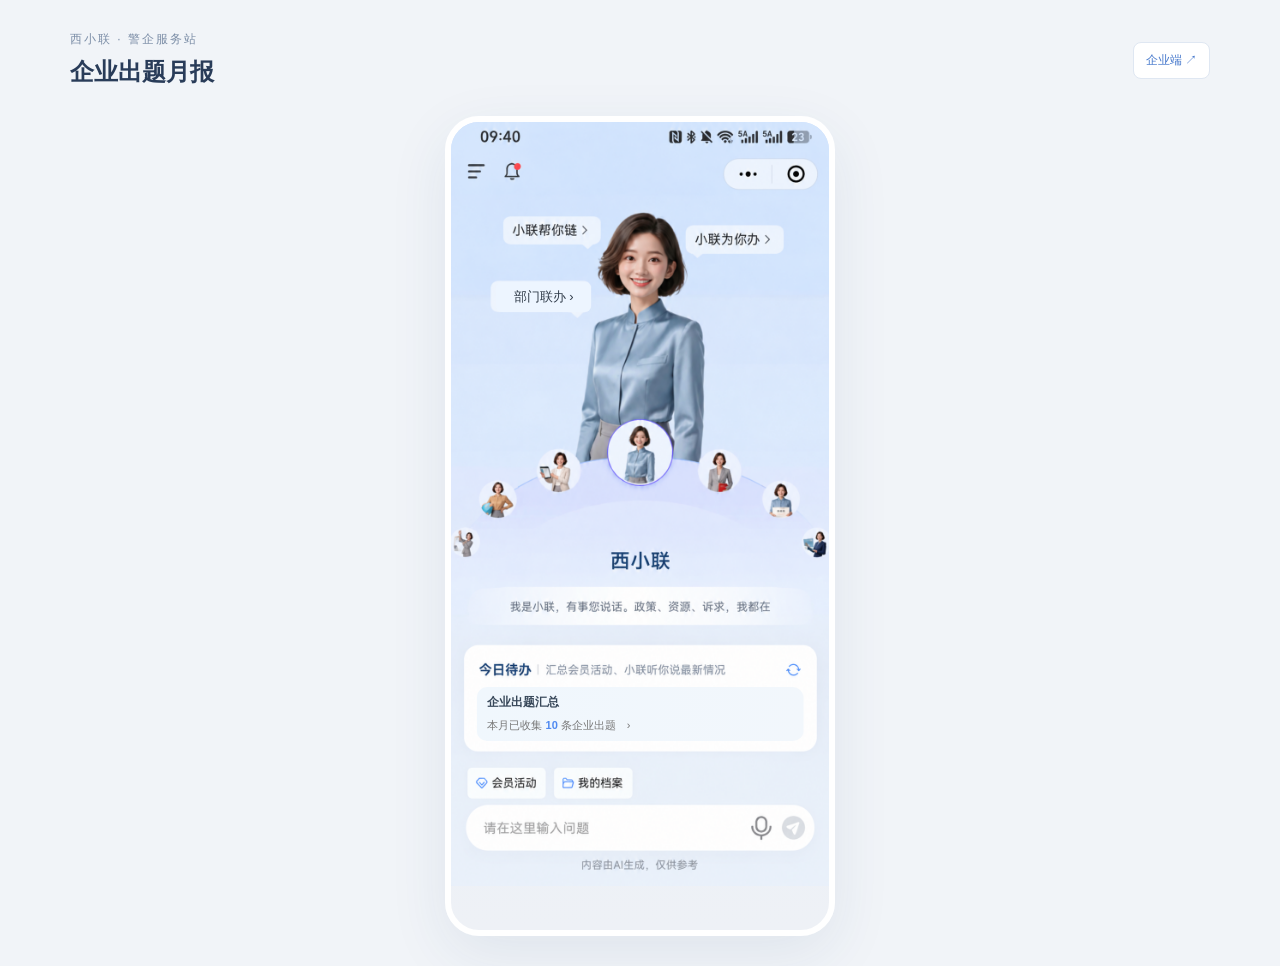
<file: jingzhen-plan2.html>
<!doctype html><html lang="zh-CN"><meta charset="utf-8"><meta name="viewport" content="width=device-width,initial-scale=1"><title>西城经侦 · 企业出题月报</title><style>
*{box-sizing:border-box}body{margin:0;background:#f1f4f8;color:#293c59;font:14px/1.6 "PingFang SC","Microsoft YaHei",sans-serif}button,input,textarea,select{font:inherit}button,a{cursor:pointer}button{border:0;color:inherit}button:focus-visible,a:focus-visible{outline:3px solid #5d8cf0}a{color:#4779cc;text-decoration:none}h1,h2,h3,p{margin:0}.shell{max-width:1200px;margin:auto;padding:30px}.top{display:flex;justify-content:space-between;align-items:center;margin-bottom:24px}.brand{font-size:12px;color:#7c8ea7;letter-spacing:2px}h1{font-size:24px;margin-top:4px}.tools{display:flex;gap:9px}.tools>*{padding:8px 12px;background:white;border-radius:8px;border:1px solid #dfe7f2}.layout{display:grid;grid-template-columns:390px;gap:30px;align-items:start}.rail{padding-top:22px}.role{color:#527ab3;font-size:12px}.rail h2{font-size:21px;margin:10px 0}.rail p{color:#7f8da2;font-size:13px}.steps{margin-top:28px;display:grid;gap:10px}.step{padding:13px 15px;background:#fff;border:1px solid #e3eaf3;border-radius:12px;text-align:left}.step.active{background:#e8f0ff;border-color:#b9cff4;color:#3769b6}.step small{display:block;color:#8390a3;margin-top:2px}.phone{height:820px;background:linear-gradient(#cfe2ff,#eaf0f7 54%,#eef1f6);border:6px solid white;border-radius:34px;overflow:hidden;box-shadow:0 18px 60px #28476f16;display:flex;flex-direction:column}.status{height:31px;padding:6px 20px 0;font-size:11px;display:flex;justify-content:space-between}.nav{height:47px;display:flex;align-items:center;justify-content:space-between;padding:0 16px;flex-shrink:0}.nav strong{font-weight:500}.nav button{background:none;font-size:21px;padding:0 7px}.capsule{border:1px solid #ffffffa0;background:#ffffff70;border-radius:18px;padding:2px 10px;font-size:12px}.screen{flex:1;overflow:auto;padding:0 14px 22px;scrollbar-width:none}.homebar{display:flex;justify-content:space-between;align-items:center}.identity{background:#ffffff80;color:#5c7ba7;border-radius:20px;padding:3px 10px;font-size:11px}.hero{height:276px;position:relative;text-align:center;margin:4px -14px 0;overflow:hidden}.hero img{width:235px;height:auto;max-width:none;position:absolute;top:13px;left:50%;transform:translateX(-50%)}.bubble{position:absolute;z-index:2;background:#ffffffc9;border-radius:9px;padding:7px 10px;color:#576b85;font-size:12px}.b1{left:13px;top:37px}.b2{right:13px;top:55px}.b3{left:9px;top:116px}.b4{right:9px;top:135px}.name{text-align:center;margin-top:-3px;position:relative;background:linear-gradient(transparent,#e4edfb 30%);padding-top:14px}.name h2{font-size:22px;color:#4474b9}.name p{font-size:11px;color:#7e8fa6;margin:7px 0 17px}.card{background:#ffffffeb;border:1px solid white;border-radius:14px;padding:15px;margin:12px 0}.card h3{font-size:15px}.sub{font-size:11px;color:#8b98ab}.countrow{display:flex;justify-content:space-around;text-align:center;margin:15px 0 9px}.countrow b{font-size:23px;font-weight:500;color:#406eb7}.countrow span{display:block;font-size:11px;color:#8b98ab}.task{display:flex;align-items:center;justify-content:space-between;padding:12px 0;border-top:1px solid #edf1f7;text-align:left;width:100%;background:none}.task strong{font-size:13px}.task small{display:block;color:#91a0b3;font-size:11px}.dot{display:inline-block;width:6px;height:6px;border-radius:50%;background:#ff936d;margin-right:5px}.primary,.secondary{width:100%;border-radius:8px;padding:11px;margin-top:10px}.primary{background:linear-gradient(105deg,#58a5e7,#5683ee);color:#fff}.secondary{background:#edf3fc;color:#5883c4}.mini{background:#f2f6fc;color:#6588be;padding:5px 9px;border-radius:5px;font-size:11px}.banner{background:linear-gradient(110deg,#61b6e3,#5886ef);color:white;padding:12px 15px;border-radius:12px 12px 0 0;margin-top:9px}.stats{background:#fff;border-radius:0 0 12px 12px;padding:8px}.tabs{display:flex;background:#e8eef8;border-radius:9px;margin:14px 0 10px;padding:3px}.tabs button{flex:1;padding:8px 0;background:none;color:#8796ac;font-size:12px;border-radius:7px}.tabs button.on{background:#fff;color:#354d72}.search{width:100%;border:0;border-radius:22px;background:#fff;padding:10px 14px;outline-color:#7ea5e4;font-size:12px}.chips{display:flex;gap:6px;margin:10px 0;flex-wrap:wrap}.chips button{background:#ffffffb8;border-radius:6px;padding:5px 9px;font-size:11px;color:#8695aa}.chips button.on{background:#dceaff;color:#4a7ac5}.request{width:100%;display:block;text-align:left;padding:13px;background:#fff;border-radius:11px;margin:10px 0;border:1px solid #fff}.request h3{font-size:14px;line-height:1.6;margin:8px 0}.request p{font-size:12px;color:#8795a7}.request footer{display:flex;justify-content:space-between;border-top:1px solid #f0f3f8;padding-top:9px;margin-top:10px;font-size:10px;color:#94a0b1}.tag{font-size:10px;padding:3px 6px;background:#edf3fd;color:#6a8bc0;border-radius:4px}.tag.warm{background:#fff1e9;color:#cd966b}.row{display:flex;justify-content:space-between;align-items:center}.detail-title{font-size:20px;margin:12px 0}.field{margin-top:12px}.field label{display:block;font-size:12px;margin-bottom:6px;color:#6e819d}.field input,.field textarea,.field select{width:100%;border:1px solid #e2e9f3;border-radius:7px;padding:10px;background:#fff;color:#3e5473}.field textarea{resize:vertical;min-height:110px}.timeline{border-left:1px solid #dbe6f5;padding-left:14px;margin:15px 3px}.event{position:relative;margin-bottom:15px}.event:before{content:"";position:absolute;width:7px;height:7px;background:#8aace0;border-radius:50%;left:-18px;top:7px}.event p{font-size:12px}.event small{font-size:10px;color:#91a0b5}.notice{font-size:11px;color:#8b98ab;line-height:1.8;margin:13px 2px}.home-indicator{height:16px;flex-shrink:0;text-align:center}.home-indicator:after{content:"";display:inline-block;height:4px;width:120px;background:#273545;border-radius:4px}.aside{padding-top:23px}.aside h2{font-size:17px;margin-bottom:9px}.aside .card{padding:18px}.aside p{color:#7f8ea3;font-size:12px;line-height:1.9}.aside h3{margin-bottom:7px}.member{border-left:3px solid #7ba2e5;padding:10px 13px;background:#f4f7fd;border-radius:4px;margin-top:12px}.member strong{display:block;font-size:13px}.member p{font-size:12px}.legend{display:flex;gap:8px;margin-top:10px}.legend span{background:#eef3fb;color:#6d89b0;font-size:11px;padding:4px 7px;border-radius:4px}.toast{position:fixed;bottom:28px;left:50%;transform:translateX(-50%);background:#2d405eea;color:#fff;padding:10px 20px;border-radius:9px;display:none;font-size:13px;z-index:10}.empty{text-align:center;color:#97a4b6;padding:45px 0}.backlink{display:block;text-align:center;margin-top:14px;font-size:12px}@media(max-width:1000px){.layout{grid-template-columns:390px;justify-content:center}.rail{display:none}}@media(max-width:700px){.shell{padding:12px}.top{margin-bottom:12px}.top h1{font-size:18px}.tools{gap:4px}.tools>*{font-size:11px;padding:5px}.layout{display:block}.phone{width:100%;max-width:390px;height:calc(100dvh - 108px);min-height:540px;margin:auto}.aside{max-width:390px;margin:auto}.brand{font-size:10px}.aside{padding-top:10px}}
.home-mode .status,.home-mode .nav,.home-mode .home-indicator{display:none}.home-mode .screen{padding:0}.reference-home{position:relative;width:100%;line-height:0}.reference-home>img{display:block;width:100%;height:auto}.home-hit{position:absolute;background:transparent;padding:0;border-radius:9px}.home-hit:hover{box-shadow:inset 0 0 0 2px #6b98d850}.hit-external{left:10%;top:20%;width:29%;height:6%}.hit-task{left:7%;top:74%;width:86%;height:7%}.hit-bell{left:13%;top:4%;width:7%;height:5%}.hit-chain{left:13%;top:12%;width:27%;height:5%}.hit-work{left:61%;top:13%;width:28%;height:5%}.hit-activity{left:4%;top:84%;width:22%;height:5%}.hit-files{left:27%;top:84%;width:22%;height:5%}.home-count{position:absolute;left:21.7%;top:78.22%;font-size:12px;font-weight:600;line-height:1.3;color:#4e8cfc;background:#f0f7fd;padding:0 1px}.phone{height:820px}.rail{padding-top:0}.steps{margin-top:0}.aside{padding-top:0}@media(max-width:700px){.home-count{font-size:clamp(10px,3.2vw,13px)}} 
.layout{grid-template-columns:390px;justify-content:center}.report-intro{padding:12px 2px 3px}.report-intro h2{font-size:21px}.month-card{width:100%;background:#fff;border-radius:13px;text-align:left;margin:12px 0;padding:0;overflow:hidden}.month-head{background:linear-gradient(110deg,#61b6e3,#5886ef);color:#fff;padding:11px 14px;display:flex;justify-content:space-between}.month-body{padding:14px}.month-body h3{font-size:13px}.totals{display:flex;text-align:center;justify-content:space-between;padding:15px 0 5px}.totals>div{flex:1;border-right:1px solid #edf1f6}.totals>div:last-child{border:0}.totals b{font-weight:500;font-size:21px}.totals small{display:block;color:#8a98ad;font-size:10px}.section-title{font-size:15px;border-left:3px solid #73a2e7;padding-left:9px;margin:8px 0 13px}.topic{background:#f5f8fc;border-radius:9px;padding:12px;margin:9px 0}.topic h3{font-size:13px}.topic p{font-size:12px;color:#8a98ad;margin-top:7px}.topic button{background:none;padding:0;color:#5a86c6;font-size:11px;margin-top:10px}.original{padding:12px 0;border-top:1px solid #e6edf7}.original strong{font-size:12px}.original p{color:#5a6f8d;font-size:12px}.original small{display:block;color:#9aa6b7;font-size:10px;margin-top:6px}.month-picker{display:flex;gap:8px}.month-picker select{flex:1;padding:9px;border:1px solid #e1e8f3;border-radius:8px;background:#fff}.summary-line{font-size:12px;color:#7285a2;line-height:1.9}.period{font-size:11px;color:#8a98ac;padding-top:9px}.home-report{position:absolute;left:7%;top:74%;width:86%;height:7%;border-radius:10px;background:linear-gradient(110deg,#f0f7fd,#f2f7fc);line-height:1.7;text-align:left;padding:5px 10px}.home-report strong{display:block;font-size:12px;color:#374759}.home-report span{font-size:11px;color:#777}.home-report b{color:#508af1}.home-count{display:none}.aside .card:first-child{margin-top:0}@media(max-width:1000px){.layout{grid-template-columns:390px;justify-content:center}}@media(max-width:700px){.layout{display:block}}
</style><link rel="stylesheet" href="departments.css?v=20261021-police"><script>if(new URLSearchParams(location.search).has("embedded"))document.documentElement.classList.add("prototype-embedded")</script><link rel="stylesheet" href="prototype-shell.css?v=20261021-unified"><div class="shell"><header class="top"><div><div class="brand">西小联 · 警企服务站</div><h1>企业出题月报</h1></div><div class="tools standalone-nav"><a href="index.html#enterprise" target="_top">企业端 ↗</a></div></header><div class="layout"><section class="phone"><div class="status"><b>10:08</b><span>▮▮▮　Wi-Fi　▰</span></div><nav class="nav"><button id="back" aria-label="返回">‹</button><strong id="navTitle"></strong><span class="capsule">•••　│　◉</span></nav><main class="screen" id="screen"></main><div class="home-indicator"></div></section></div></div><div class="toast" id="toast" role="status"></div><script src="jingzhen-plan2.js?v=20261021-unified"></script></html>
</file>
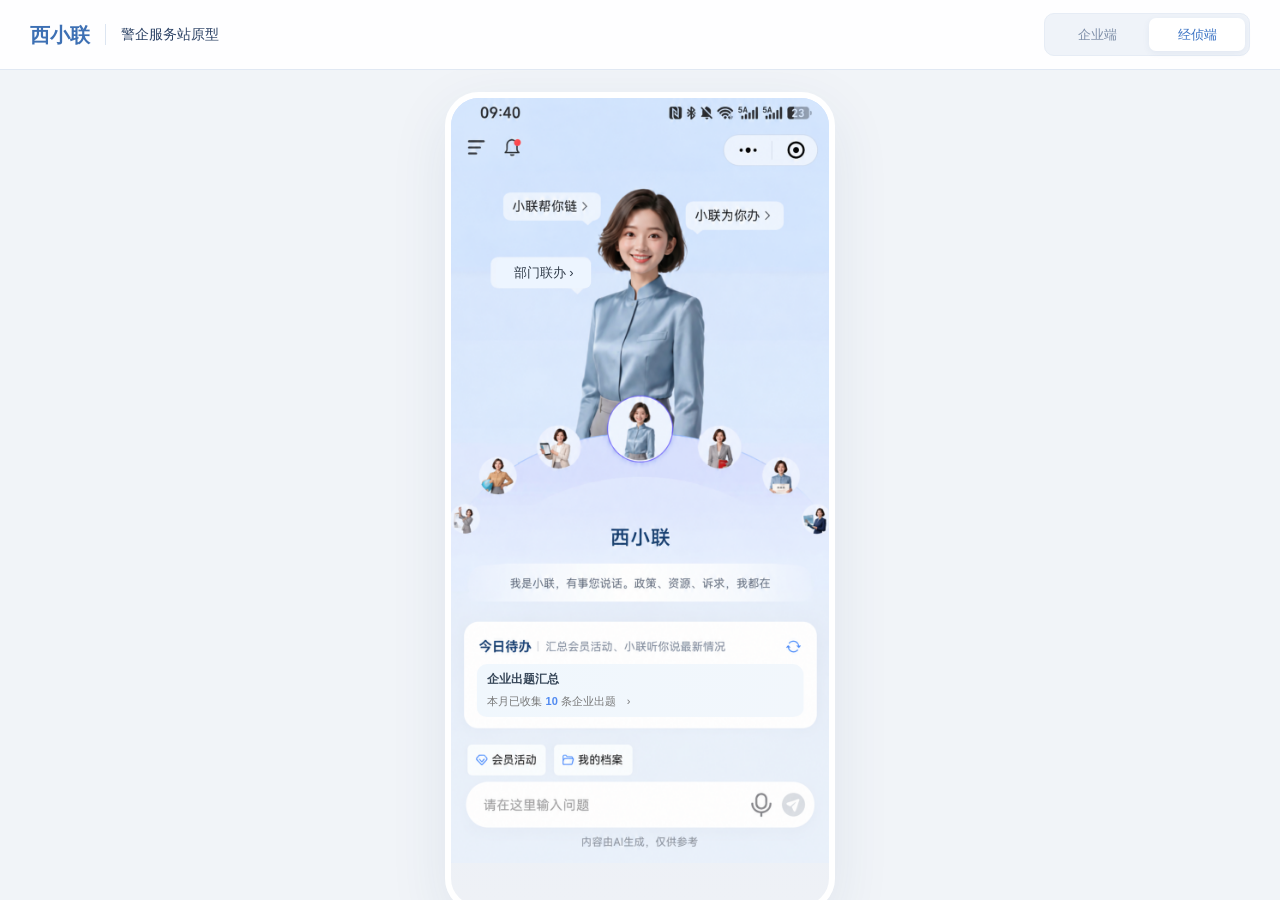
<file: jingzhen.html>
<!doctype html><html lang="zh-CN"><meta charset="utf-8"><meta name="viewport" content="width=device-width,initial-scale=1"><meta http-equiv="refresh" content="0;url=index.html#police"><title>西小联 · 经侦端</title><body><p>正在打开<a href="index.html#police">经侦端</a>。</p><script>location.replace('index.html'+location.search+'#police')</script></body></html>
</file>
<file: prototype-shell.css>
*{box-sizing:border-box}.prototype-hub{margin:0;background:#f2f5fa;color:#2c4265;font:14px/1.5 "PingFang SC","Microsoft YaHei",sans-serif;overflow:hidden}.prototype-header{height:70px;display:flex;align-items:center;justify-content:space-between;padding:0 30px;background:#ffffffec;border-bottom:1px solid #e0e8f3;gap:16px}.prototype-brand{display:flex;align-items:center;gap:15px;color:#2c4265;text-decoration:none}.prototype-brand>span{font-weight:700;font-size:20px;color:#3d70b4}.prototype-brand>strong{font-size:14px;font-weight:500;border-left:1px solid #dce5f1;padding-left:15px}.prototype-header nav{display:flex;gap:4px;background:#eff3f9;border:1px solid #e6ecf5;border-radius:10px;padding:4px}.prototype-header button{border:0;background:none;font:inherit;font-size:13px;color:#7e8fa8;min-width:96px;padding:7px 20px;border-radius:7px;cursor:pointer}.prototype-header button[aria-pressed="true"]{background:#fff;color:#3b73c4;box-shadow:0 2px 7px #375b8c12}.prototype-header button:focus-visible{outline:2px solid #578cdf;outline-offset:2px}.prototype-stage{height:calc(100dvh - 70px);position:relative}.prototype-stage iframe{display:block;width:100%;height:100%;border:0;background:#f2f5fa}.prototype-stage iframe[hidden]{display:none}.prototype-embedded .standalone-nav{display:none!important}.prototype-embedded .shell>.top{display:none}.prototype-embedded .shell{padding-top:22px}.standalone-nav{position:fixed;right:18px;top:14px;z-index:50;background:#fff;color:#4776bd;padding:8px 14px;border:1px solid #dce6f4;border-radius:9px;font-size:12px;text-decoration:none}.shell>.top>.standalone-nav{position:static;padding:0;border:0;background:none}@media(max-width:600px){.prototype-header{height:59px;padding:0 12px;gap:8px}.prototype-brand{gap:8px}.prototype-brand>span{font-size:17px}.prototype-brand>strong{display:none}.prototype-header button{min-width:73px;padding:5px 12px;font-size:12px}.prototype-stage{height:calc(100dvh - 59px)}.prototype-embedded .shell{padding-top:12px}}
</file>
<file: demand-flow.css>
/* Align the enterprise-topic conversation with the existing member-request screens. */
#servicePhone.df-mode{background:linear-gradient(180deg,#d1e2fc 0%,#d8e8fc 46%,#e9edf5 100%)}.df-mode .nav{background:#d2e2fc}.df-mode #serviceContent{background:none;padding:0 14px 20px;scroll-padding-top:12px}.df-mode #serviceContent>.page{padding-top:10px}.df-conversation{padding:0 0 8px}.df-message{display:flex;margin:10px 0 18px;line-height:1.9;font-size:14px;color:#30383f;overflow-wrap:anywhere}.df-message>div{background:#fff;max-width:100%;padding:12px 14px;border-radius:0 9px 9px 9px}.df-user{justify-content:flex-end;margin:9px 0 18px}.df-user>div{color:white;background:linear-gradient(110deg,#58ace1,#4f83f5);border-radius:9px 0 9px 9px;max-width:90%;padding:10px 14px}.df-service-scope{font-size:10px;color:#8799b2;line-height:1.8;margin:-9px 0 17px 2px}.df-card{background:#fff;border-radius:9px;overflow:hidden;margin:0 0 10px;box-shadow:none}.df-card>header{background:linear-gradient(110deg,#58ace1,#4f83f5);color:#fff;padding:10px 14px;font-size:15px;display:flex;justify-content:space-between;align-items:center;min-height:43px}.df-card>header span{font-size:10px;color:#e8f3ff}.df-card-body{padding:12px 14px 14px}.df-card-label,.df-card form label{color:#92999e;font-size:14px;margin-bottom:4px;display:block}.df-card h2{font-size:14px;line-height:1.8;font-weight:400;color:#30383f;margin:0 0 4px;overflow-wrap:anywhere}.df-tag{display:inline-block;color:#559bc9;background:#e8f4fb;padding:4px 7px;border-radius:5px;font-size:12px;margin-top:1px}.df-content-label{margin-top:13px}.df-card-content{white-space:pre-wrap;overflow-wrap:anywhere;color:#30383f;font-size:14px;line-height:1.85}.df-card-scope{color:#8d9bac;font-size:10px;line-height:1.8;margin:10px 0 14px}.df-actions{display:flex;gap:8px;margin-top:14px}.df-actions button{flex:1;border-radius:5px;font-size:15px;padding:9px 5px;min-height:36px;line-height:1.3}.df-secondary{background:linear-gradient(110deg,#e6effe,#eaf5fa);color:#5ca5d8}.df-primary{background:linear-gradient(110deg,#548bf5,#59b0e4);color:white}.df-actions button:disabled{opacity:.42;cursor:default}.df-card input,.df-card textarea,.df-card select{border:1px solid #e8e8e8;border-radius:0;padding:9px 10px;width:100%;background:#fff;color:#30383f;font:inherit;font-size:14px;line-height:1.8;box-shadow:none}.df-card textarea{min-height:110px;resize:vertical}.df-card input:focus,.df-card textarea:focus,.df-card select:focus{outline:2px solid #abcafa;outline-offset:1px}.df-card form label:not(:first-child){margin-top:12px}.df-field-meta{color:#a0aabd;font-size:10px;text-align:right;margin:2px 0 6px}.df-error{font-size:11px;color:#ba5c5c}.df-receipt{background:#fff;border-radius:0 9px 9px 9px;padding:15px 14px;line-height:1.9;color:#30383f;font-size:14px;margin:10px 0}.df-receipt button{background:none;padding:0;color:#5a9ed7;font-size:inherit;display:inline}.df-receipt p{background:#f5f9fc;border-radius:8px;padding:10px 12px;font-size:12px;color:#7e90a9;margin-top:12px}.df-composer{padding:7px 14px 5px;background:linear-gradient(180deg,#e7edf7cf,#ebeff6);flex-shrink:0}.df-history{display:flex;align-items:center;gap:5px;background:#fafcfe;border-radius:4px;padding:5px 8px;font-size:12px;color:#30383f;margin:0 0 4px}.df-history svg{width:15px;height:15px;color:#629de0}.df-composer form{background:#fff;display:flex;align-items:center;gap:7px;border-radius:28px;min-height:47px;padding:8px 11px 8px 16px}.df-composer textarea{flex:1;min-width:0;border:0;background:none;outline:none;box-shadow:none;resize:none;font:inherit;font-size:14px;line-height:1.7;color:#30383f;max-height:90px}.df-composer textarea::placeholder{color:#a1a1a1}.df-composer textarea:disabled{color:#aaa;opacity:1}.df-mic{background:none;color:#949494;padding:0;display:grid;place-items:center}.df-mic svg{width:24px;height:26px;stroke-width:1.8}.df-send{background:#60a3ea;color:white;width:25px;height:25px;border-radius:50%;display:grid;place-items:center;padding:4px}.df-send svg{width:18px;height:18px}.df-send:disabled{background:#dadde3;opacity:1}.df-mic:disabled{opacity:.55}.df-compose-note{text-align:center;color:#99a1ad;font-size:10px;line-height:1.7;margin-top:2px}.df-record{display:block;text-align:left;width:100%;background:#fff;border-radius:10px;padding:14px;margin:12px 0;overflow-wrap:anywhere}.df-record>div{display:flex;justify-content:space-between;font-size:11px;color:#7e9fc4}.df-record h3{font-size:14px;margin:9px 0;color:#375b88}.df-record p{font-size:12px;color:#8494aa;line-height:1.8;white-space:pre-wrap}.df-record footer{font-size:10px;color:#a0aabd;margin-top:12px;display:flex;justify-content:space-between}.df-record footer span{color:#6b98cf}.df-sr-only{position:absolute;width:1px;height:1px;overflow:hidden;clip:rect(0,0,0,0)}
</file>
<file: report-flow.css>
.rf-mode{--rf-blue:#087cff;--rf-text:#152653;background:linear-gradient(135deg,#e2f4ff,#edf8ff 70%,#e6f3ff)!important;color:var(--rf-text)}
.rf-mode .nav{background:linear-gradient(110deg,#d0e8ff,#e2f3ff);border-bottom:1px solid #d7e9fa}
.rf-mode .nav-title{font-size:17px;font-weight:600;color:#102755}
.rf-mode .rf-screen{padding:0!important;background:none!important;scroll-behavior:auto}
.rf-mode .rf-screen>.page{height:auto;min-height:100%;padding:0;animation:none}
.rf-mode #composer{flex-shrink:0;position:relative;z-index:65}
.rf-hero{position:relative;overflow:hidden;isolation:isolate;aspect-ratio:448/170;padding:21px 18px 16px;background:linear-gradient(105deg,#cdeaff80,#b9ddff75),linear-gradient(140deg,#e8f8ff,#bedfff);color:#102d5d}
.rf-hero>span{position:relative;background:linear-gradient(100deg,#87c6fb,#bbdefb);border-radius:30px;padding:3px 12px;color:#244d76;font-size:11px;letter-spacing:1px}
.rf-hero h2{position:relative;font-size:36px;letter-spacing:5px;line-height:1.35;margin:9px 0 5px;font-weight:750;color:#102755}
.rf-hero p{position:relative;font-size:12px;color:#335b88;letter-spacing:.3px;max-width:100%;margin:0}
.rf-hero-columns{position:absolute;z-index:-1;right:-15px;inset-block:0;width:180px;opacity:.8;background:repeating-linear-gradient(90deg,transparent 0 12px,#eefaffbd 15px 23px,#7aadd52e 27px 35px);filter:blur(4px);transform:skew(-4deg)}
.rf-hero-scale{position:absolute;right:1px;top:14px;width:125px;height:125px;color:#e6f6ff;filter:drop-shadow(3px 4px 1px #3e83cb) drop-shadow(-2px -2px 1px #fff)}
.rf-hero-scale svg{width:100%;height:100%;stroke-width:1.1}
.rf-landing-body{position:relative;padding:16px 13px 35px;background:linear-gradient(#fff9,#effaff80);border-radius:21px 21px 0 0;margin-top:-10px;min-height:380px}
.rf-notice{display:flex;gap:10px;align-items:flex-start;padding:11px 10px;border:1px solid #c4ddff;border-radius:10px;color:#0873ee;background:#f7fcffb3}
.rf-notice>b{display:grid;place-items:center;border-radius:50%;background:#0780ff;color:white;font:600 15px/1 Georgia,serif;width:22px;height:22px;flex-shrink:0;margin-top:2px}
.rf-notice>p{font-size:11px;line-height:1.85;margin:0}
.rf-resume{display:flex;justify-content:space-between;align-items:center;padding:10px 18px;width:100%;margin-top:13px;border:1px solid #516cff;background:#fff9;border-radius:10px;color:#1e2d6e;font-size:16px;font-weight:500}
.rf-resume>span{font-size:23px;font-weight:400}
.rf-crime-picker{margin-top:15px;padding:17px 14px 23px;border:1px solid #c7e1ff;border-radius:10px;background:#ffffffa8}
.rf-crime-picker h3{font-size:16px;font-weight:600;margin:0 0 9px;color:#162854}
.rf-crime-toggle{padding:13px 14px;width:100%;display:flex;justify-content:space-between;align-items:center;gap:8px;background:#fbfdff;border:1px solid #bbd6ff;color:#607da5;border-radius:9px;font-size:14px;text-align:left}
.rf-crime-toggle svg{width:22px;height:22px;fill:none;stroke:#182356;stroke-width:1.7}
.rf-button{display:inline-flex;align-items:center;justify-content:center;min-height:33px;padding:7px 11px;border:1px solid #bad8ff;border-radius:7px;background:#fdfefe;color:#0876f5;font-size:12px;line-height:1.4;text-align:center;cursor:pointer}
.rf-button.rf-primary{background:linear-gradient(110deg,#048bff,#0879ff);color:white;border-color:#0b7dff}
.rf-button:disabled{background:linear-gradient(110deg,#b5c6da,#acbdd2);border-color:transparent;color:#f9fcff;cursor:default}
.rf-button[hidden]{display:none}
.rf-crime-picker>.rf-button{width:100%;margin-top:24px;min-height:47px;font-size:17px}
.rf-audit{display:flex;justify-content:center;align-items:center;gap:13px;margin:24px auto 0;background:none;color:#3972d7;font-size:11px;padding:0;width:100%}
.rf-audit>span{height:1px;flex:1;max-width:68px;background:#9fbdeb}
.rf-composer{padding:9px 9px 11px;background:#f1faff;border:1px solid white;border-top-left-radius:28px;border-top-right-radius:28px}
.rf-composer form{display:flex;align-items:center;gap:9px;padding:3px 4px 3px 17px;background:white;border:1px solid #b8d8ff;border-radius:35px;min-height:49px}
.rf-composer input{width:100%;min-width:0;flex:1;border:0;outline:none;background:none;color:#283f63;font-size:14px}
.rf-composer input::placeholder{color:#8399b9}
.rf-mic{display:grid;place-items:center;flex-shrink:0;border:0;background:none;padding:4px;color:#8397b8}
.rf-mic svg{width:24px;height:26px;stroke-width:1.8}
.rf-send{display:grid;place-items:center;background:#077fff;border:0;border-radius:50%;height:42px;width:42px;color:white;flex-shrink:0;padding:10px}
.rf-send svg{width:24px;height:24px;fill:white;stroke-width:1}
.rf-conversation{padding:8px 12px 12px;display:flex;flex-direction:column;gap:8px;font-size:14px;line-height:1.65}
.rf-selected{position:sticky;top:0;z-index:4;display:flex;justify-content:space-between;align-items:center;gap:10px;background:#f4fbff;border:1px solid #d3e6fb;border-radius:12px;padding:10px 13px;margin-bottom:1px;flex-shrink:0}
.rf-selected div{display:grid;gap:0}.rf-selected span{font-size:12px;color:#6483aa}.rf-selected strong{font-size:16px;color:#142b56;font-weight:600}.rf-selected small{font-size:11px;color:#6886ac}.rf-selected button{background:none;color:#087cff;white-space:nowrap;padding:5px 0;font-size:13px}
.rf-message{border-radius:14px;padding:10px 13px;overflow-wrap:anywhere}
.rf-assistant{background:#fff;color:#142654;width:100%;align-self:flex-start}
.rf-message p{margin:0;line-height:1.7;font-size:14px}
.rf-user-row{align-self:flex-end;display:flex;flex-direction:column;align-items:flex-end;gap:1px;max-width:94%;margin:0 0 2px 20px}
.rf-user{background:#bfe1ff;color:#11284b;border-radius:14px 14px 3px 14px;padding:9px 14px;font-size:14px;white-space:pre-line}
.rf-edit{padding:1px 3px;background:none;color:#708cad;font-size:10px;line-height:1.5}
.rf-field-card{padding:8px 9px;border:1px solid #dbe8fa;border-radius:10px;background:#f9fcff;margin:7px 0 0}
.rf-field-card>label{display:block;font-size:12px;font-weight:600;color:#718aaf;margin-bottom:5px}
.rf-field-card input,.rf-field-readonly{width:100%;padding:11px 12px;height:42px;background:#fff;border:1px solid #d6e4f8;border-radius:8px;min-width:0;color:#3c5b85;font:inherit;font-size:13px;color-scheme:light}
.rf-field-readonly{color:#8b9fba}
.rf-field-card input::placeholder{color:#9aacc3}
.rf-field-card small{display:block;font-size:10px;color:#879ebc;margin-top:3px;line-height:1.6}
.rf-actions{display:flex;gap:6px;flex-wrap:wrap;margin-top:6px}
.rf-amount-actions{flex-wrap:nowrap}.rf-amount-actions>.rf-button{padding:6px 7px;flex:1;white-space:nowrap;font-size:11px}.rf-amount-actions>.rf-primary{flex:1.35}
.rf-privacy{margin-top:0}.rf-privacy p{font-size:13px}
.rf-question-meta{display:flex;justify-content:space-between;gap:6px;font-size:10px;color:#7e98b8;margin-bottom:6px}
.rf-options{display:grid;gap:7px;margin:11px 0}
.rf-options>label{display:flex;align-items:flex-start;gap:9px;cursor:pointer;background:#f8fbff;border:1px solid #dbe7f7;padding:10px;border-radius:8px;font-size:13px;line-height:1.65}
.rf-options>label.selected{background:#e5f3ff;border-color:#76baff;color:#086ee1}
.rf-options input{flex-shrink:0;accent-color:#087bff;margin-top:4px;width:15px;height:15px}
.rf-question-actions{flex-wrap:nowrap}.rf-question-actions>.rf-button{flex:1;padding-inline:5px;font-size:11px;white-space:nowrap}
.rf-variants{display:grid;grid-template-columns:1fr 1fr;gap:8px;margin-top:13px}
.rf-variants>.rf-button{min-height:40px}
.rf-review h3{font-size:16px;font-weight:600;margin:0 0 5px}
.rf-muted{color:#8298b2!important;font-size:12px!important}
.rf-review-row{display:flex;align-items:center;gap:7px;font-size:12px;padding:12px 0;border-bottom:1px solid #edf2f9}
.rf-review-row>span{color:#6f87a8}.rf-review-row>strong{font-weight:500;margin-left:auto}.rf-review>.rf-button{width:100%;margin-top:15px;min-height:41px}
.rf-answer-list{margin-top:12px;font-size:12px}.rf-answer-list summary{color:#1777d6;cursor:pointer}.rf-answer-list>div{padding:10px 0;border-bottom:1px solid #ecf1f8}.rf-answer-list p{font-size:12px}.rf-answer-list small{display:block;color:#7187a3;margin:4px 0}
.rf-result .report-sheet{margin:0;border:0;border-radius:14px}.rf-result>.secondary{margin-top:10px}
.rf-sheet-overlay{position:absolute;inset:0 0 71px;z-index:60;display:flex;align-items:flex-end;background:#0a1d37a1}
.rf-sheet-backdrop{position:absolute;inset:0;border:0;background:transparent;width:100%;height:100%}
.rf-sheet{position:relative;display:flex;flex-direction:column;gap:0;width:100%;max-height:75%;height:560px;min-height:300px;background:#fff;border-radius:24px 24px 0 0;padding:10px 14px 0;box-shadow:0 -4px 30px #0c24421a}
.rf-sheet-grip{width:34px;height:4px;border-radius:10px;background:#dbe5f1;align-self:center;flex-shrink:0}
.rf-sheet>header{display:grid;grid-template-columns:1fr 2fr 1fr;align-items:center;margin:11px 0 15px;flex-shrink:0}
.rf-sheet>header h2{text-align:center;font-size:17px;font-weight:600;margin:0;color:#142653}.rf-sheet>header button{justify-self:start;font-size:14px;background:none;color:#4b627f;padding:2px 0}
.rf-search{display:flex;align-items:center;gap:9px;border-radius:25px;padding:10px 13px;background:#edf7ff;color:#87a4c7;margin-bottom:12px;flex-shrink:0}
.rf-search svg{width:18px;height:18px}.rf-search input{border:0;background:none;outline:0;flex:1;min-width:0;font-size:13px;color:#526e94}.rf-search input::placeholder{color:#829cc0}
#rfSheetResults{flex:1;min-height:0;display:flex;flex-direction:column}.rf-list-count{font-size:11px;color:#8096b6;margin:2px 2px 8px}
.rf-crime-list{overflow:auto;overscroll-behavior:contain;flex:1;min-height:0;scrollbar-width:thin;scrollbar-color:#b5c9e3 #edf3fb;padding-right:4px}
.rf-crime-list label{display:flex;gap:16px;align-items:center;min-height:41px;border-bottom:1px solid #dfeafa;background:#fff;padding:9px 11px;color:#152952;font-size:15px;cursor:pointer}
.rf-crime-list label.selected{background:linear-gradient(100deg,#e0f2ff,#eaf7ff);border-radius:8px;border-bottom-color:transparent}
.rf-crime-list input{appearance:none;width:21px;height:21px;flex-shrink:0;border:1.5px solid #95afd2;border-radius:50%;margin:0;background:white}
.rf-crime-list input:checked{border:7px solid #087eff}.rf-crime-list input:focus-visible{outline:2px solid #3e82dd;outline-offset:2px}
.rf-sheet>.rf-primary{flex-shrink:0;width:100%;min-height:46px;font-size:17px;margin-top:12px;margin-bottom:1px;border-radius:9px}
.rf-sheet-hint{font-size:10px;color:#8296af;text-align:center;margin:5px 0!important}.rf-no-results{text-align:center;color:#8c9db4;font-size:13px;padding:30px 8px}
@media(max-width:700px){.prototype-embedded .rf-mode{height:100dvh!important}.rf-hero{padding:22px 18px 16px}.rf-hero h2{font-size:36px}.rf-hero p{font-size:12px}.rf-mode .nav{height:53px}.rf-composer{padding-bottom:calc(11px + env(safe-area-inset-bottom))}.rf-sheet-overlay{bottom:calc(71px + env(safe-area-inset-bottom))}.rf-message p{font-size:14px}}

.rf-landing-help{display:flex;flex-direction:column;gap:8px;margin-top:22px;font-size:13px}
</file>
<file: departments.css>
/* Department services: two active planning entries, with live labels over the approved home artwork. */
.approved-external .service-col .nav{display:flex;background:#d1e5fc;border-bottom:1px solid #ffffff5c}.approved-external .service-col .phone{background:linear-gradient(145deg,#d0e6ff,#eef7ff 65%,#f3f8fd);border-radius:24px}.approved-external #serviceContent{padding:0;background:transparent}.department-services{padding:0 14px 23px;min-height:100%;background:radial-gradient(ellipse at 90% 2%,#c0e2ff80,transparent 48%),linear-gradient(140deg,#d2e8ff40,#f3f9ff90);overflow:hidden}.department-hero{position:relative;padding:24px 5px 26px;min-height:188px}.department-kicker{font-size:9px;line-height:1.6;display:inline-block;padding:1px 6px;background:#f5fbffd9;color:#3779bd;border-radius:4px;position:relative;z-index:2}.department-hero h2{font-size:31px;line-height:1.35;letter-spacing:1px;color:#0c408f;margin:12px 0 9px;font-weight:750;position:relative;z-index:2}.department-hero p{font-size:15px;line-height:1.55;color:#6b8bb4;position:relative;z-index:2}.department-art{position:absolute;right:-6px;top:43px;width:128px;height:128px;transform:rotate(12deg)}.department-art:before{content:"";position:absolute;inset:-22px -30px -9px -3px;border-radius:50%;background:#acd7ff35;border:1px solid #effbff90}.department-art i{position:absolute;width:77px;height:82px;top:2px;right:13px;border-radius:17px;background:linear-gradient(155deg,#f2ffffbe,#b0dbfc7a);border:1px solid #fff9;box-shadow:0 8px 12px #5f9cda1c}.department-art i:nth-child(2){top:20px;right:34px;background:linear-gradient(155deg,#faffff,#a8d9ff95)}.department-art>span{position:absolute;top:35px;right:43px;width:73px;height:75px;border-radius:16px;background:linear-gradient(145deg,#e4f9ff,#96cdf8);display:grid;place-items:center;border:1px solid #f3ffffc9;box-shadow:4px 10px 14px #488dd748}.department-art svg{width:47px;height:53px;color:#3387f5;stroke-width:2.2;transform:rotate(-12deg)}.department-heading{display:flex;justify-content:space-between;align-items:center;margin:0 1px 12px}.department-heading h3{color:#102d67;font-size:19px;font-weight:700}.department-heading>span{font-size:11px;color:#7895b8}.department-routes{display:grid;gap:12px}.department-card{display:flex;align-items:center;width:100%;padding:17px 14px 17px 12px;background:linear-gradient(120deg,#ffffff,#fbfdff);border:1px solid white;border-radius:19px;gap:13px;text-align:left;min-height:98px;box-shadow:0 5px 22px #77a4cc08}.department-card>.department-copy{flex:1;min-width:0}.department-copy>small{display:block;color:#397de0;font-size:10px;line-height:1.4;margin-bottom:3px}.department-copy>strong{display:block;color:#132d67;font-size:19px;font-weight:700;line-height:1.5;letter-spacing:.3px}.department-copy>span{display:block;font-size:12px;color:#7d96bb;margin-top:2px;line-height:1.6}.department-card>svg{width:16px;height:20px;color:#173e71;flex-shrink:0}.department-icon{width:58px;height:58px;display:grid;place-items:center;flex-shrink:0;border-radius:50%;box-shadow:0 5px 13px #57a9dd0a}.department-icon svg{width:34px;height:38px;stroke-width:2;fill:none}.department-icon.police{background:linear-gradient(135deg,#e4faff,#c4e8ff);color:#3388fb}.department-icon.labor{background:linear-gradient(135deg,#e6fcff,#c9f6fa);color:#22bfd4}.department-foot{text-align:center;color:#95a9c6;font-size:10px;margin-top:25px;line-height:1.8}.department-home-label{position:absolute;inset:17% 5% 15% 9%;background:#edf4ff;color:#303b49;display:flex;align-items:center;justify-content:center;font-size:14px;line-height:1.3;white-space:nowrap;border-radius:6px}.approved-home .home-external:hover{background:transparent}.department-work-label{position:absolute;inset:17% 7% 19%;display:flex;align-items:center;justify-content:center;background:#edf5ff;color:#303b49;border-radius:6px;font-size:13px;line-height:1.3;white-space:nowrap}
</file>
<file: legal-services.css>
/* 用户提供的小联说法务首页：数字人、带凹口的介绍卡片、双服务入口与问答。 */
.approved-external #servicePhone.ls-mode{border:3px solid #f5fbff;border-radius:30px;background:radial-gradient(ellipse at 52% 14%,#e5f4ff99 0,transparent 43%),radial-gradient(ellipse at 3% 44%,#e2f4ffad,transparent 50%),linear-gradient(152deg,#cbe3ff,#e5f5ff 65%,#edf3f7);box-shadow:0 0 0 1px #e5edf6}
.approved-external #servicePhone.ls-mode .nav{background:transparent;border-bottom:1px solid #ffffff75;min-height:54px;color:#0d1929}
.ls-mode .nav-title{font-size:17px;font-weight:500;color:#0d1929}.ls-mode .back{color:#101c2f}
.approved-external #servicePhone .ls-screen{padding:0;background:none;scrollbar-width:none}
.ls-screen>.page{padding:0;min-height:100%}.ls-home{padding:20px 14px 22px}
.ls-avatar{width:104px;height:104px;position:relative;z-index:2;border-radius:50%;background:linear-gradient(145deg,#d3e5ff,#aebef2);border:2px solid white;margin:0 auto -11px;box-shadow:0 0 0 10px #eefaff2a,0 0 0 23px #f1fbff12;overflow:hidden}
.ls-avatar img{position:absolute;max-width:none;width:121%;height:auto;left:-10%;top:5%;display:block}
.ls-card{isolation:isolate;position:relative;padding:27px 10px 5px;text-align:center}
.ls-card-surface{position:absolute;inset:0;width:100%;height:100%;z-index:-1;pointer-events:none;fill:#f9fcff88;stroke:#fff;stroke-width:1;filter:drop-shadow(0 2px 9px #a9c7e909)}
.ls-card h2{font-size:28px;color:#005dff;line-height:1.25;font-weight:750;letter-spacing:.4px;margin:3px 0 10px;text-shadow:0 1px #fff}
.ls-tagline{display:table;margin:0 auto 11px;background:#ffffffec;padding:4px 14px;border-radius:7px;font-size:14px;color:#141b31;line-height:1.65}
.ls-description{text-align:left;font-size:14px;line-height:1.7;color:#141b2e;margin:0 1px 8px}
.ls-routes{display:grid;gap:7px}
.ls-routes>button{display:flex;align-items:center;gap:12px;text-align:left;width:100%;border-radius:10px;padding:8px 11px;line-height:1.5;min-width:0}
.ls-station{border:1px solid #1265ff;background:linear-gradient(110deg,#ecf5ffdd,#e3efff80);box-shadow:0 3px 6px #1774ff0c;min-height:56px;color:#071b60}
.ls-route-icon{display:grid;place-items:center;flex-shrink:0;width:32px;color:#0769ff}.ls-route-icon svg{width:30px;height:32px;stroke-width:2;fill:none}
.ls-route-copy{min-width:0;flex:1}.ls-route-copy strong{display:block;font-size:16px;line-height:1.4;font-weight:700;color:#071a60}.ls-route-copy small{display:block;font-size:12px;line-height:1.6;color:#687da6;margin-top:1px}
.ls-routes>button>svg{width:14px;height:19px;margin-left:auto;stroke-width:2.1;color:#0569ff;flex-shrink:0}
.ls-labor{background:#ffffffef;border:1px solid #fff;min-height:43px;color:#0b1b57}.ls-labor .ls-route-icon{color:#68718e}.ls-labor .ls-route-icon svg{height:29px;width:27px;stroke-width:1.9}
.ls-labor-copy{display:flex;align-items:center;gap:13px;min-width:0}.ls-labor-copy strong{font-size:15px;font-weight:700;white-space:nowrap}.ls-labor-copy small{font-size:12px;color:#727a97;white-space:nowrap}.ls-labor-copy i{height:14px;width:1px;background:#85a5ff;display:block}.ls-routes>.ls-labor>svg{color:#7e859f;stroke-width:1.7}
.ls-question-list{display:grid;gap:8px;margin-top:12px}.ls-question-list>button{background:#ffffffeb;display:flex;align-items:center;justify-content:space-between;gap:8px;width:100%;min-height:41px;padding:10px 12px;border-radius:9px;text-align:left;font-size:13px;color:#171c26;line-height:1.6}
.ls-question-list>button>svg{color:#8993a9;width:13px;height:17px;stroke-width:1.7}
.ls-composer{padding:10px 14px 6px;background:linear-gradient(transparent,#eaf2f8b0 45%);flex-shrink:0}
.ls-composer form{display:flex;align-items:center;gap:11px;min-height:47px;background:#fffffff5;border:1px solid #fff;border-radius:30px;padding:8px 9px 8px 16px;box-shadow:0 7px 15px #647e9c0c}
.ls-composer input{flex:1;min-width:0;width:100%;border:0;outline:0;background:none;color:#343e53;font-size:14px}.ls-composer input::placeholder{color:#929bb2}
.ls-mic{display:grid;place-items:center;background:none;padding:0;color:#7f879f;flex-shrink:0}.ls-mic svg{height:24px;width:23px;stroke-width:1.8}
.ls-send{display:grid;place-items:center;background:#087aff;color:white;border-radius:50%;height:31px;width:31px;padding:7px;flex-shrink:0}.ls-send svg{fill:white;width:21px;height:21px;stroke-width:1}.ls-send:disabled{opacity:1;background:#d5deea;cursor:default}
.ls-composer>p{font-size:10px;color:#7a89a9;text-align:center;line-height:1.5;margin:5px 0 0}
.ls-subpage{padding:15px 14px 20px}.ls-case-note{background:#ffffffeb;border-radius:16px;padding:18px;margin-bottom:18px}.ls-case-note h3{font-size:16px;margin-bottom:10px}.ls-case-note p{font-size:13px;color:#7588a4;line-height:1.9}
.ls-return{display:block;text-align:center;background:#f5faffd9;border:1px solid #d8e7fa;border-radius:10px;width:100%;padding:10px 12px;font-size:13px;color:#387ac7;margin-top:16px}
.ls-conversation{display:flex;flex-direction:column;gap:13px}.ls-chat-heading{text-align:center;margin:10px 0 14px}.ls-chat-heading h2{font-size:24px;color:#1b61bd}.ls-chat-heading p{font-size:12px;color:#7e95b7;margin-top:5px}
.ls-message{padding:13px 15px;border-radius:14px;font-size:13px;line-height:1.8;max-width:95%;overflow-wrap:anywhere}.ls-message p{white-space:pre-line;margin:0}.ls-message small{display:block;font-size:10px;color:#8197b6;margin-bottom:4px}.ls-assistant{align-self:flex-start;background:#fff}.ls-user{align-self:flex-end;background:#c4e2ff;border-bottom-right-radius:3px}
@media(max-width:700px){.approved-external #servicePhone.ls-mode{height:100dvh;min-height:0;border:0;border-radius:0;max-height:none;box-shadow:none}.ls-composer{padding-bottom:calc(6px + env(safe-area-inset-bottom))}.ls-home{padding-top:20px}.ls-card h2{font-size:27px}.ls-tagline{font-size:13px}.ls-description{font-size:13px}.ls-route-copy strong{font-size:15px}.ls-question-list>button{font-size:13px}}
@media(max-width:360px){.ls-home{padding-inline:11px}.ls-card{padding-inline:9px}.ls-labor-copy{gap:10px}.ls-labor-copy small{font-size:11px}.ls-question-list>button{font-size:12px}.ls-routes>button{gap:10px}.ls-route-copy small{font-size:11px}}
</file>
